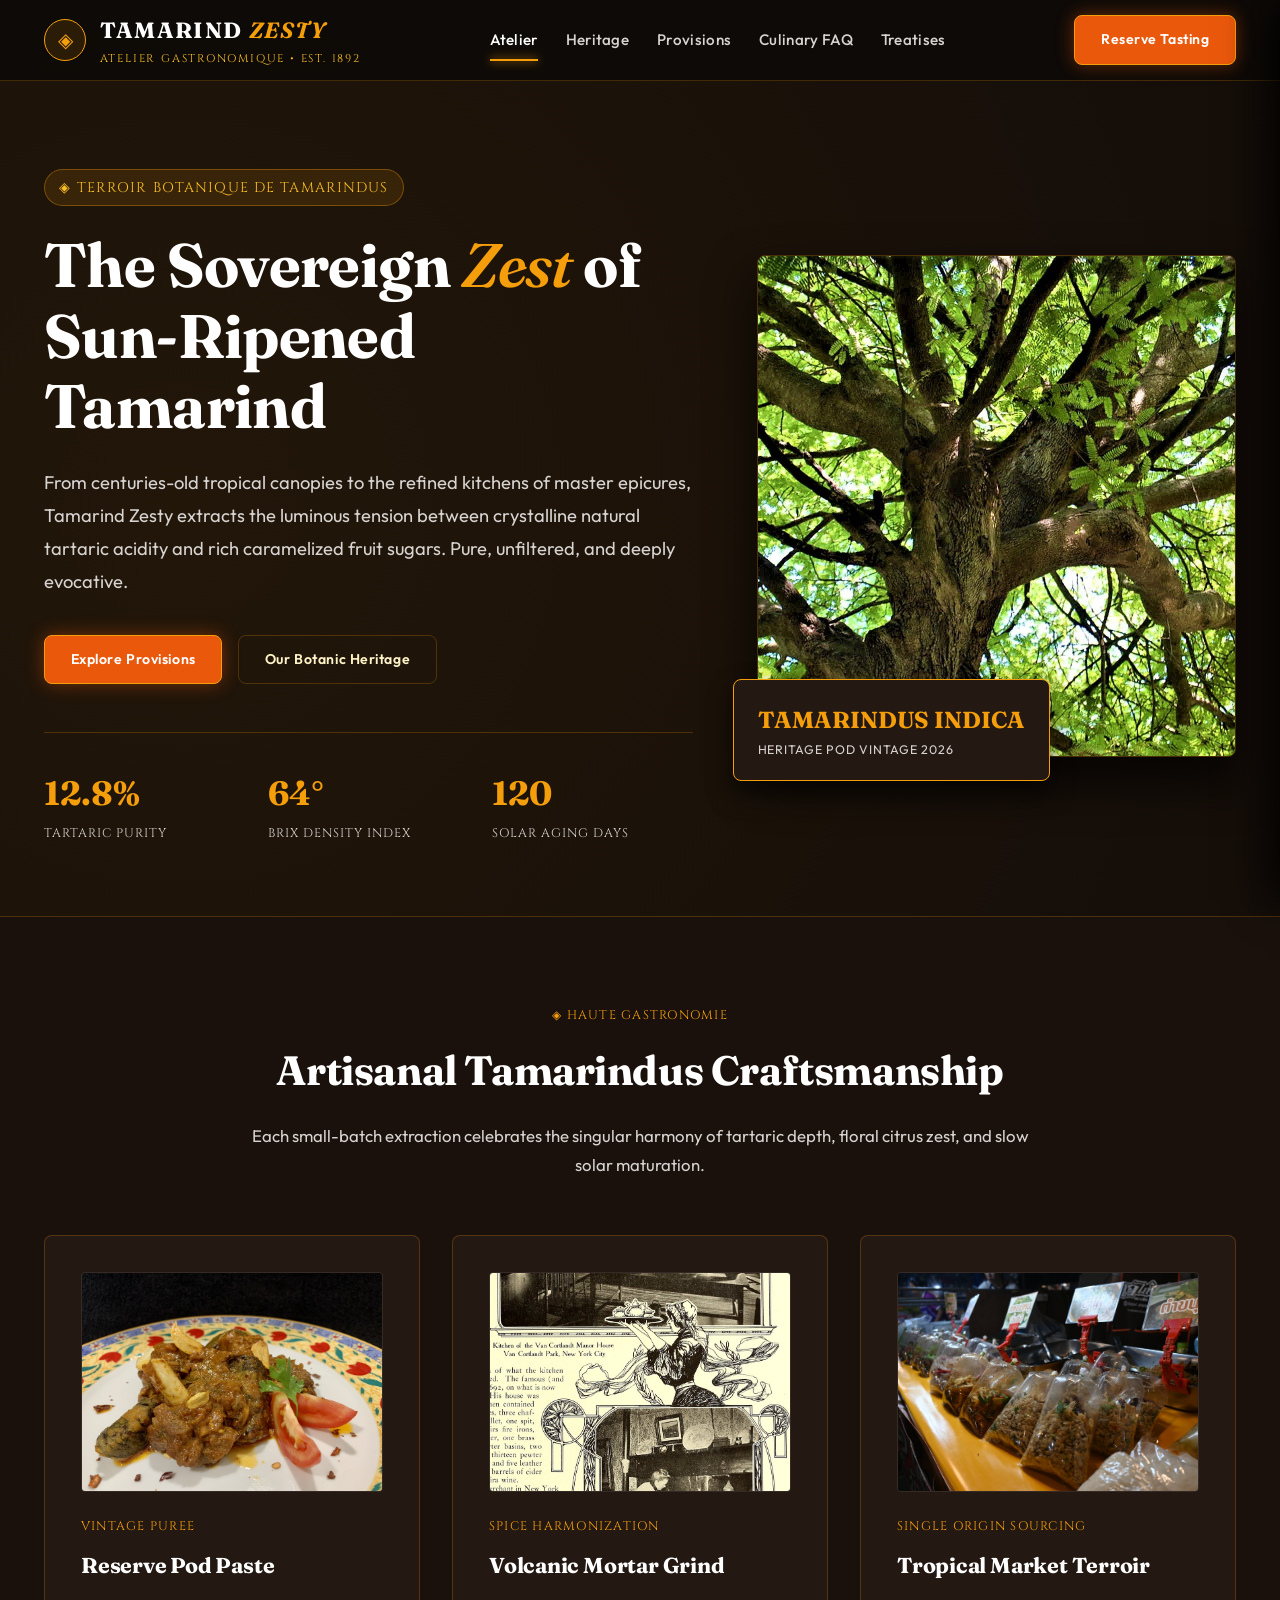
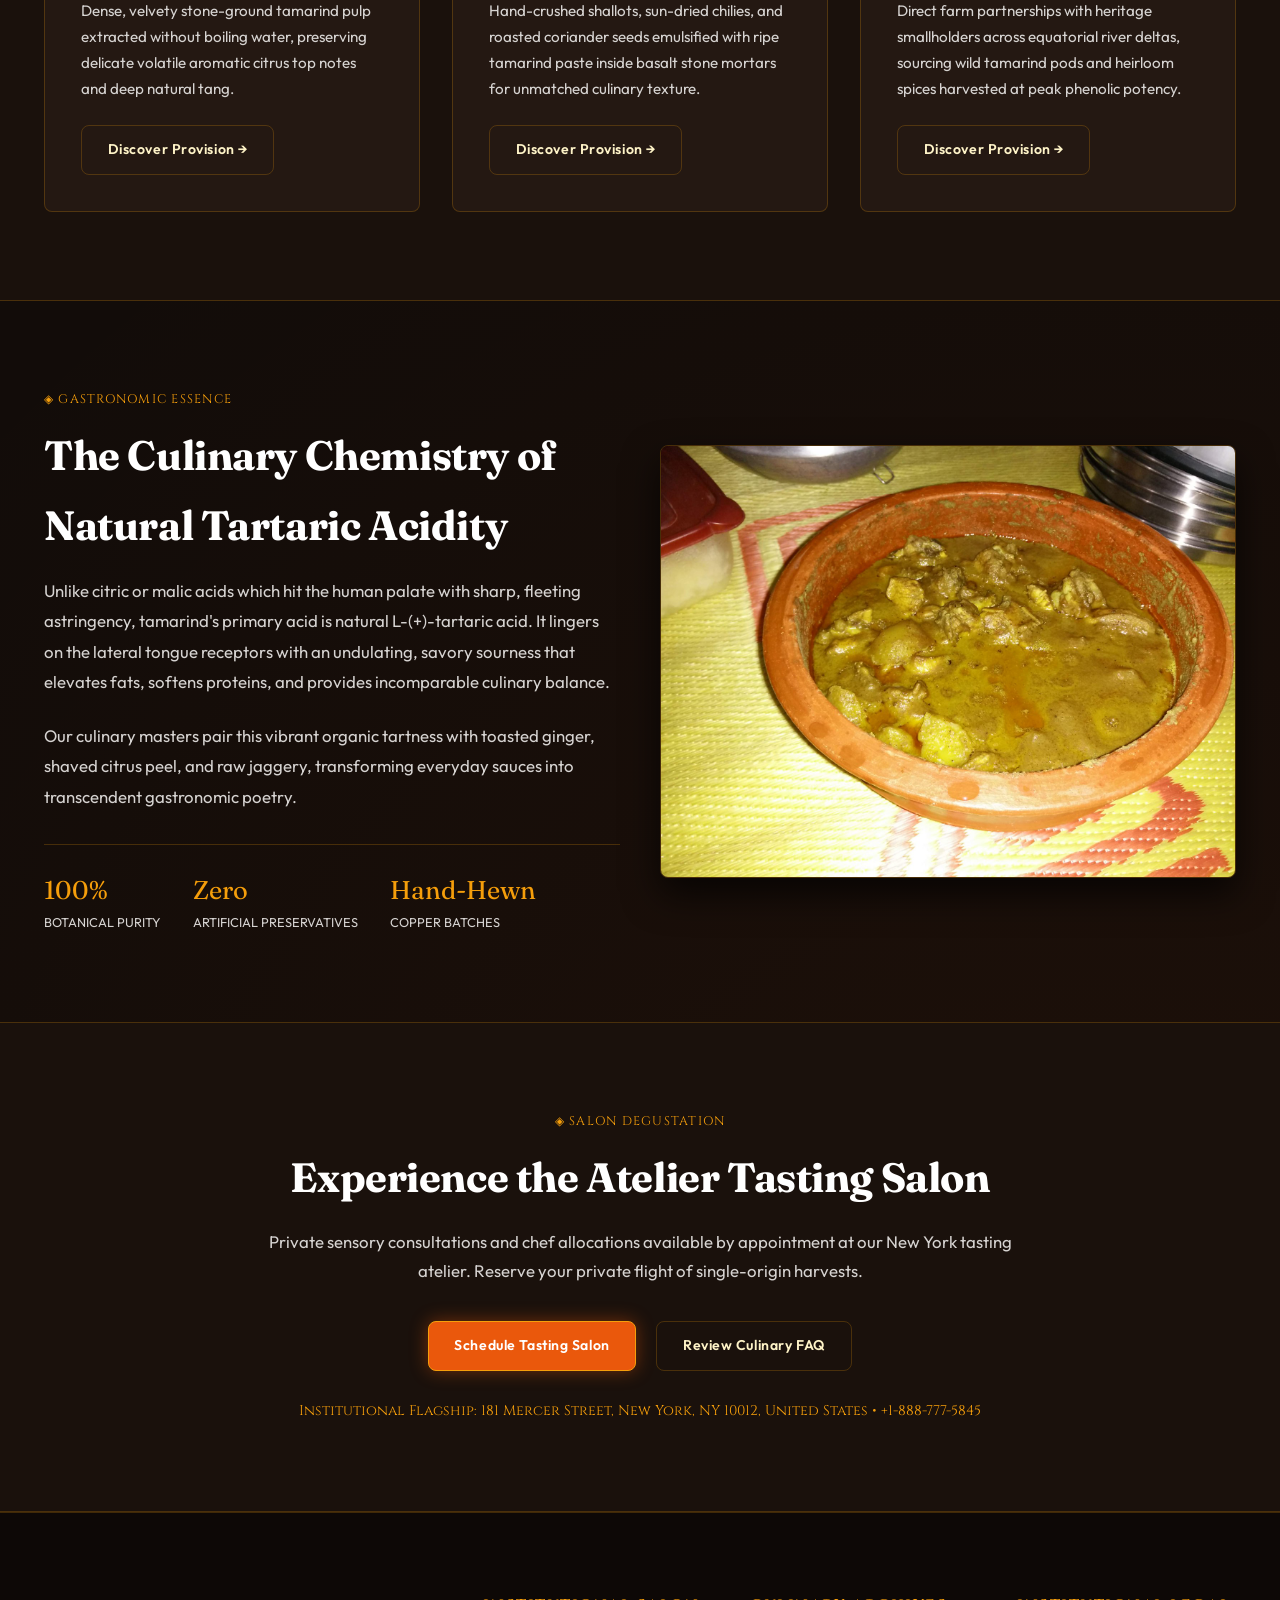
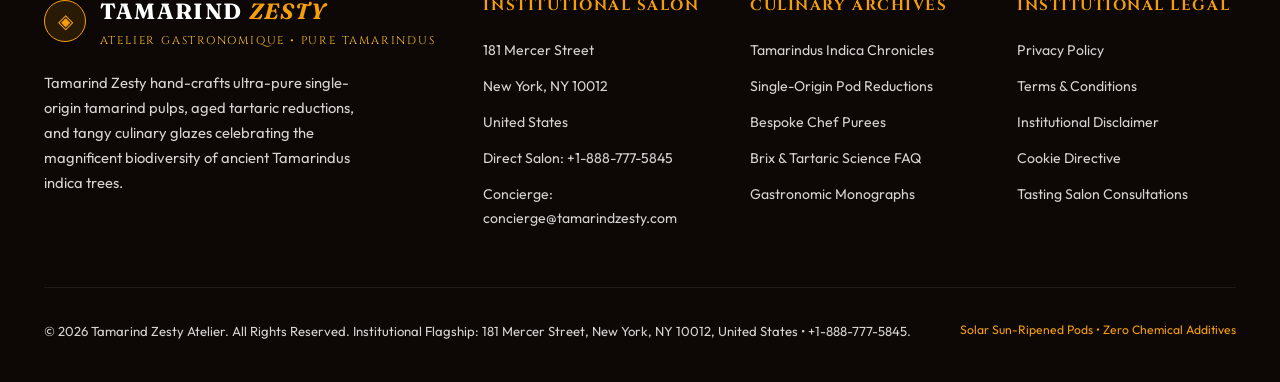
<file: index.html>
<!DOCTYPE html>
<html lang="en">
<head>
    <meta charset="UTF-8">
    <meta name="viewport" content="width=device-width, initial-scale=1.0">
    <title>Tamarind Zesty | Haute Gastronomy &amp; Artisanal Tamarindus Reductions</title>
    <meta name="description" content="Discover Tamarind Zesty, the premier culinary atelier dedicated to artisanal single-origin tamarind pulps, tartaric reductions, and tangy citrus glazes.">
    <link rel="canonical" href="https://tamarindzesty.com/index.html">
    <!-- Google tag (gtag.js) -->
<script async src="https://www.googletagmanager.com/gtag/js?id=G-0LY0HY7L01"></script>
<script>
  window.dataLayer = window.dataLayer || [];
  function gtag(){dataLayer.push(arguments);}
  gtag('js', new Date());
  gtag('config', 'G-0LY0HY7L01');
</script>
    <link rel="preconnect" href="https://fonts.googleapis.com">
    <link rel="preconnect" href="https://fonts.gstatic.com" crossorigin>
    <link href="https://fonts.googleapis.com/css2?family=Cinzel:wght@600;700;800&family=Fraunces:ital,opsz,wght@0,9..144,600;0,9..144,700;0,9..144,800;1,9..144,600&family=Outfit:wght@300;400;500;600;700&display=swap" rel="stylesheet">
    <link rel="stylesheet" href="assets/css/style.css">
</head>
<body>
<header class="site-header">
    <div class="container header-inner">
        <a href="index.html" class="brand-logo">
            <div class="brand-crest">&#9672;</div>
            <div class="brand-text-wrap">
                <div class="brand-name">TAMARIND <span>ZESTY</span></div>
                <div class="brand-sub">Atelier Gastronomique &bull; Est. 1892</div>
            </div>
            <span class="brand-badge">ARTISANAL TAMARINDUS</span>
        </a>
        <nav class="main-nav">
            <a href="index.html" class="nav-link active">Atelier</a>
            <a href="about.html" class="nav-link ">Heritage</a>
            <a href="services.html" class="nav-link ">Provisions</a>
            <a href="faq.html" class="nav-link ">Culinary FAQ</a>
            <a href="blog.html" class="nav-link ">Treatises</a>
        </nav>
        <div class="header-actions">
            <a href="contact.html" class="btn btn-primary">Reserve Tasting</a>
            <button class="drawer-toggle" id="drawer-toggle" aria-label="Toggle Menu">&#9776;</button>
        </div>
    </div>
</header>
<div class="mobile-drawer" id="mobile-drawer">
    <div style="display: flex; justify-content: space-between; align-items: center; padding-bottom: 1.25rem; border-bottom: 1px solid var(--color-border); margin-bottom: 0.5rem;">
        <span style="font-family: var(--font-heading); font-size: 1.2rem; color: #fff; font-weight: 700;">TAMARIND <span style="color: var(--color-zest-gold); font-style: italic;">ZESTY</span></span>
        <button class="drawer-close" id="drawer-close" aria-label="Close Menu" style="background: none; border: none; color: var(--color-text-muted); font-size: 1.8rem; cursor: pointer; line-height: 1; padding: 0 0.25rem;">&times;</button>
    </div>
    <a href="index.html" class="active">Flagship Atelier</a>
    <a href="about.html" class="">Botanic Heritage</a>
    <a href="services.html" class="">Gourmet Provisions</a>
    <a href="faq.html" class="">Culinary FAQ</a>
    <a href="blog.html" class="">Gastronomic Treatises</a>
    <a href="contact.html" class="" style="color: var(--color-zest-gold); font-weight: 600;">Reserve Tasting Flight &rarr;</a>
    <div style="margin-top: auto; padding-top: 1.5rem; border-top: 1px solid var(--color-border);">
        <p style="font-size: 0.82rem; color: var(--color-text-muted); line-height: 1.5; margin: 0;">181 Mercer Street, New York, NY 10012, United States</p>
        <p style="color: var(--color-zest-gold); margin-top: 0.5rem; font-weight: 700; font-size: 0.95rem;">+1-888-777-5845</p>
    </div>
</div>

<main>
    <section class="hero-section">
        <div class="container">
            <div class="hero-grid">
                <div class="hero-content">
                    <div class="hero-tag">&#9672; TERROIR BOTANIQUE DE TAMARINDUS</div>
                    <h1 class="hero-title">The Sovereign <span>Zest</span> of Sun-Ripened Tamarind</h1>
                    <p class="hero-lead">
                        From centuries-old tropical canopies to the refined kitchens of master epicures, Tamarind Zesty extracts the luminous tension between crystalline natural tartaric acidity and rich caramelized fruit sugars. Pure, unfiltered, and deeply evocative.
                    </p>
                    <div style="display: flex; gap: 1rem; flex-wrap: wrap;">
                        <a href="services.html" class="btn btn-primary">Explore Provisions</a>
                        <a href="about.html" class="btn btn-outline">Our Botanic Heritage</a>
                    </div>

                    <div class="hero-stats">
                        <div class="stat-item">
                            <div class="stat-number">12.8%</div>
                            <div class="stat-label">Tartaric Purity</div>
                        </div>
                        <div class="stat-item">
                            <div class="stat-number">64&deg;</div>
                            <div class="stat-label">Brix Density Index</div>
                        </div>
                        <div class="stat-item">
                            <div class="stat-number">120</div>
                            <div class="stat-label">Solar Aging Days</div>
                        </div>
                    </div>
                </div>

                <div class="hero-media">
                    <div class="hero-image-wrap">
                        <img src="assets/images/tamarind-hero-fresh-pods.jpg" alt="Sun-ripened fresh tamarind pods on burlap with natural seeds">
                    </div>
                    <div class="hero-badge-overlay">
                        <div class="badge-val">TAMARINDUS INDICA</div>
                        <div class="badge-sub">Heritage Pod Vintage 2026</div>
                    </div>
                </div>
            </div>
        </div>
    </section>

    <!-- Culinary Highlights -->
    <section class="section section-alt">
        <div class="container">
            <div class="section-header">
                <div class="card-tag">&#9672; HAUTE GASTRONOMIE</div>
                <h2 class="section-title">Artisanal Tamarindus Craftsmanship</h2>
                <p class="section-subtitle">
                    Each small-batch extraction celebrates the singular harmony of tartaric depth, floral citrus zest, and slow solar maturation.
                </p>
            </div>

            <div class="grid-3">
                <div class="card">
                    <div class="card-img-wrap">
                        <img src="assets/images/tamarind-pulp-paste-bowl.jpg" alt="Handcrafted ceramic bowl of artisanal tamarind pulp paste">
                    </div>
                    <div class="card-tag">Vintage Puree</div>
                    <h3 class="card-title">Reserve Pod Paste</h3>
                    <p class="card-text">
                        Dense, velvety stone-ground tamarind pulp extracted without boiling water, preserving delicate volatile aromatic citrus top notes and deep natural tang.
                    </p>
                    <a href="services.html" class="btn btn-outline" style="align-self: flex-start;">Discover Provision &rarr;</a>
                </div>

                <div class="card">
                    <div class="card-img-wrap">
                        <img src="assets/images/tamarind-stone-mortar-pestle-spices.jpg" alt="Volcanic stone mortar grinding aromatics with tamarind">
                    </div>
                    <div class="card-tag">Spice Harmonization</div>
                    <h3 class="card-title">Volcanic Mortar Grind</h3>
                    <p class="card-text">
                        Hand-crushed shallots, sun-dried chilies, and roasted coriander seeds emulsified with ripe tamarind paste inside basalt stone mortars for unmatched culinary texture.
                    </p>
                    <a href="services.html" class="btn btn-outline" style="align-self: flex-start;">Discover Provision &rarr;</a>
                </div>

                <div class="card">
                    <div class="card-img-wrap">
                        <img src="assets/images/tamarind-tropical-market-spice-stall.jpg" alt="Vibrant tropical spice market stall showcasing rare botanicals and aromatics">
                    </div>
                    <div class="card-tag">Single Origin Sourcing</div>
                    <h3 class="card-title">Tropical Market Terroir</h3>
                    <p class="card-text">
                        Direct farm partnerships with heritage smallholders across equatorial river deltas, sourcing wild tamarind pods and heirloom spices harvested at peak phenolic potency.
                    </p>
                    <a href="services.html" class="btn btn-outline" style="align-self: flex-start;">Discover Provision &rarr;</a>
                </div>
            </div>
        </div>
    </section>

    <!-- Master Showcase Grid -->
    <section class="section">
        <div class="container">
            <div class="grid-2" style="align-items: center;">
                <div>
                    <div class="card-tag">&#9672; GASTRONOMIC ESSENCE</div>
                    <h2 class="section-title">The Culinary Chemistry of Natural Tartaric Acidity</h2>
                    <p style="color: var(--color-text-muted); font-size: 1.05rem; line-height: 1.8; margin-bottom: 1.5rem;">
                        Unlike citric or malic acids which hit the human palate with sharp, fleeting astringency, tamarind's primary acid is natural L-(+)-tartaric acid. It lingers on the lateral tongue receptors with an undulating, savory sourness that elevates fats, softens proteins, and provides incomparable culinary balance.
                    </p>
                    <p style="color: var(--color-text-muted); font-size: 1.05rem; line-height: 1.8; margin-bottom: 2rem;">
                        Our culinary masters pair this vibrant organic tartness with toasted ginger, shaved citrus peel, and raw jaggery, transforming everyday sauces into transcendent gastronomic poetry.
                    </p>
                    <div style="display: flex; gap: 2rem; border-top: 1px solid var(--color-border); padding-top: 1.5rem;">
                        <div>
                            <div style="font-family: var(--font-heading); font-size: 1.6rem; color: var(--color-zest-gold);">100%</div>
                            <div style="font-size: 0.8rem; color: var(--color-text-muted); text-transform: uppercase;">Botanical Purity</div>
                        </div>
                        <div>
                            <div style="font-family: var(--font-heading); font-size: 1.6rem; color: var(--color-zest-gold);">Zero</div>
                            <div style="font-size: 0.8rem; color: var(--color-text-muted); text-transform: uppercase;">Artificial Preservatives</div>
                        </div>
                        <div>
                            <div style="font-family: var(--font-heading); font-size: 1.6rem; color: var(--color-zest-gold);">Hand-Hewn</div>
                            <div style="font-size: 0.8rem; color: var(--color-text-muted); text-transform: uppercase;">Copper Batches</div>
                        </div>
                    </div>
                </div>

                <div style="position: relative;">
                    <div style="border-radius: var(--radius); overflow: hidden; border: 1px solid var(--color-border); box-shadow: 0 16px 36px rgba(0, 0, 0, 0.7);">
                        <img src="assets/images/tamarind-clay-pot-cooking-curry.jpg" alt="Traditional clay pot simmering fragrant tamarind curry stew">
                    </div>
                </div>
            </div>
        </div>
    </section>

    <!-- Tasting Invitation Banner -->
    <section class="section section-alt" style="text-align: center;">
        <div class="container" style="max-width: 820px;">
            <div class="card-tag">&#9672; SALON DEGUSTATION</div>
            <h2 class="section-title">Experience the Atelier Tasting Salon</h2>
            <p class="section-subtitle" style="margin-bottom: 2.25rem;">
                Private sensory consultations and chef allocations available by appointment at our New York tasting atelier. Reserve your private flight of single-origin harvests.
            </p>
            <div style="display: flex; justify-content: center; gap: 1.25rem; flex-wrap: wrap;">
                <a href="contact.html" class="btn btn-primary">Schedule Tasting Salon</a>
                <a href="faq.html" class="btn btn-outline">Review Culinary FAQ</a>
            </div>
            <div style="margin-top: 1.75rem; font-family: var(--font-sub); font-size: 0.88rem; color: var(--color-zest-gold);">
                Institutional Flagship: 181 Mercer Street, New York, NY 10012, United States &bull; +1-888-777-5845
            </div>
        </div>
    </section>
</main>
<footer class="site-footer">
    <div class="container">
        <div class="footer-grid">
            <div class="footer-col">
                <div class="brand-logo" style="margin-bottom: 1.25rem;">
                    <div class="brand-crest">&#9672;</div>
                    <div class="brand-text-wrap">
                        <div class="brand-name">TAMARIND <span>ZESTY</span></div>
                        <div class="brand-sub">Atelier Gastronomique &bull; Pure Tamarindus</div>
                    </div>
                </div>
                <p class="footer-desc">
                    Tamarind Zesty hand-crafts ultra-pure single-origin tamarind pulps, aged tartaric reductions, and tangy culinary glazes celebrating the magnificent biodiversity of ancient Tamarindus indica trees.
                </p>
            </div>
            <div class="footer-col">
                <h4 class="footer-title">Institutional Salon</h4>
                <ul class="footer-links">
                    <li>181 Mercer Street</li>
                    <li>New York, NY 10012</li>
                    <li>United States</li>
                    <li>Direct Salon: +1-888-777-5845</li>
                    <li>Concierge: concierge@tamarindzesty.com</li>
                </ul>
            </div>
            <div class="footer-col">
                <h4 class="footer-title">Culinary Archives</h4>
                <ul class="footer-links">
                    <li><a href="about.html">Tamarindus Indica Chronicles</a></li>
                    <li><a href="services.html">Single-Origin Pod Reductions</a></li>
                    <li><a href="services.html">Bespoke Chef Purees</a></li>
                    <li><a href="faq.html">Brix &amp; Tartaric Science FAQ</a></li>
                    <li><a href="blog.html">Gastronomic Monographs</a></li>
                </ul>
            </div>
            <div class="footer-col">
                <h4 class="footer-title">Institutional Legal</h4>
                <ul class="footer-links">
                    <li><a href="privacy-policy.html">Privacy Policy</a></li>
                    <li><a href="terms-and-conditions.html">Terms &amp; Conditions</a></li>
                    <li><a href="disclaimer.html">Institutional Disclaimer</a></li>
                    <li><a href="cookie-policy.html">Cookie Directive</a></li>
                    <li><a href="contact.html">Tasting Salon Consultations</a></li>
                </ul>
            </div>
        </div>
        <div class="footer-bottom">
            <div>&copy; 2026 Tamarind Zesty Atelier. All Rights Reserved. Institutional Flagship: 181 Mercer Street, New York, NY 10012, United States &bull; +1-888-777-5845.</div>
            <div style="font-size: 0.76rem; color: var(--color-zest-gold);">Solar Sun-Ripened Pods &bull; Zero Chemical Additives</div>
        </div>
    </div>
</footer>
<script src="assets/js/main.js"></script>
</file>
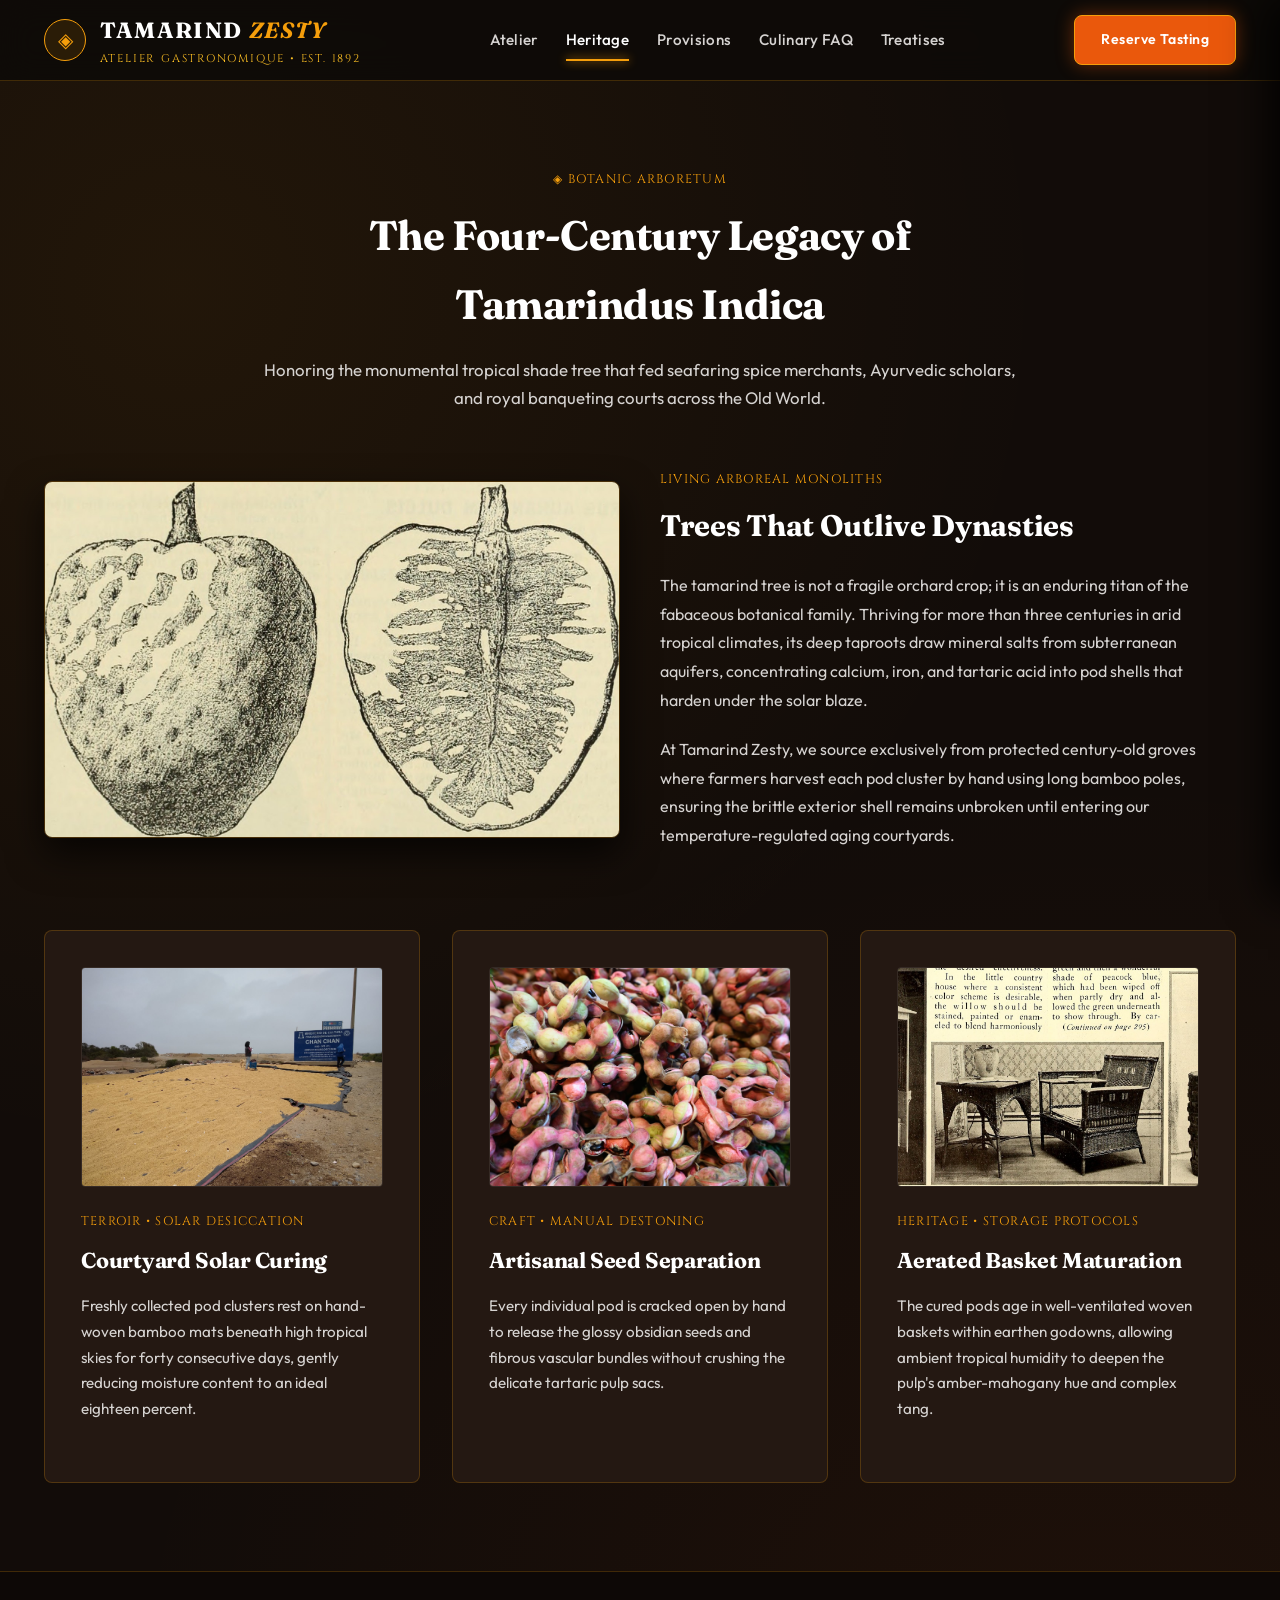
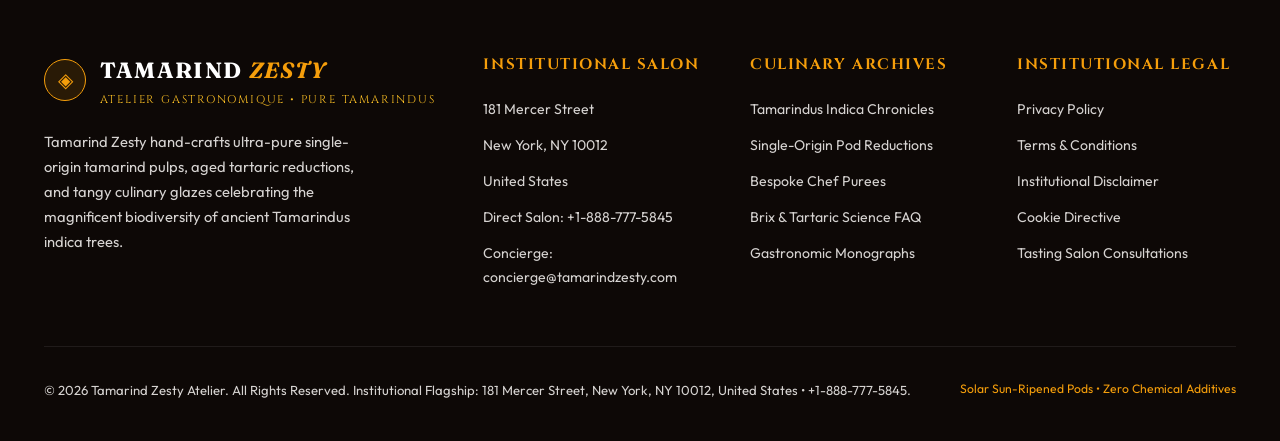
<file: about.html>
<!DOCTYPE html>
<html lang="en">
<head>
    <meta charset="UTF-8">
    <meta name="viewport" content="width=device-width, initial-scale=1.0">
    <title>Botanic Heritage &amp; Philosophy | Tamarind Zesty Atelier</title>
    <meta name="description" content="Discover the centuries-old history of Tamarindus indica cultivation, traditional clay cooking vessels, and the culinary philosophy of Tamarind Zesty.">
    <link rel="canonical" href="https://tamarindzesty.com/about.html">
    <!-- Google tag (gtag.js) -->
<script async src="https://www.googletagmanager.com/gtag/js?id=G-0LY0HY7L01"></script>
<script>
  window.dataLayer = window.dataLayer || [];
  function gtag(){dataLayer.push(arguments);}
  gtag('js', new Date());
  gtag('config', 'G-0LY0HY7L01');
</script>
    <link rel="preconnect" href="https://fonts.googleapis.com">
    <link rel="preconnect" href="https://fonts.gstatic.com" crossorigin>
    <link href="https://fonts.googleapis.com/css2?family=Cinzel:wght@600;700;800&family=Fraunces:ital,opsz,wght@0,9..144,600;0,9..144,700;0,9..144,800;1,9..144,600&family=Outfit:wght@300;400;500;600;700&display=swap" rel="stylesheet">
    <link rel="stylesheet" href="assets/css/style.css">
</head>
<body>
<header class="site-header">
    <div class="container header-inner">
        <a href="index.html" class="brand-logo">
            <div class="brand-crest">&#9672;</div>
            <div class="brand-text-wrap">
                <div class="brand-name">TAMARIND <span>ZESTY</span></div>
                <div class="brand-sub">Atelier Gastronomique &bull; Est. 1892</div>
            </div>
            <span class="brand-badge">ARTISANAL TAMARINDUS</span>
        </a>
        <nav class="main-nav">
            <a href="index.html" class="nav-link ">Atelier</a>
            <a href="about.html" class="nav-link active">Heritage</a>
            <a href="services.html" class="nav-link ">Provisions</a>
            <a href="faq.html" class="nav-link ">Culinary FAQ</a>
            <a href="blog.html" class="nav-link ">Treatises</a>
        </nav>
        <div class="header-actions">
            <a href="contact.html" class="btn btn-primary">Reserve Tasting</a>
            <button class="drawer-toggle" id="drawer-toggle" aria-label="Toggle Menu">&#9776;</button>
        </div>
    </div>
</header>
<div class="mobile-drawer" id="mobile-drawer">
    <div style="display: flex; justify-content: space-between; align-items: center; padding-bottom: 1.25rem; border-bottom: 1px solid var(--color-border); margin-bottom: 0.5rem;">
        <span style="font-family: var(--font-heading); font-size: 1.2rem; color: #fff; font-weight: 700;">TAMARIND <span style="color: var(--color-zest-gold); font-style: italic;">ZESTY</span></span>
        <button class="drawer-close" id="drawer-close" aria-label="Close Menu" style="background: none; border: none; color: var(--color-text-muted); font-size: 1.8rem; cursor: pointer; line-height: 1; padding: 0 0.25rem;">&times;</button>
    </div>
    <a href="index.html" class="">Flagship Atelier</a>
    <a href="about.html" class="active">Botanic Heritage</a>
    <a href="services.html" class="">Gourmet Provisions</a>
    <a href="faq.html" class="">Culinary FAQ</a>
    <a href="blog.html" class="">Gastronomic Treatises</a>
    <a href="contact.html" class="" style="color: var(--color-zest-gold); font-weight: 600;">Reserve Tasting Flight &rarr;</a>
    <div style="margin-top: auto; padding-top: 1.5rem; border-top: 1px solid var(--color-border);">
        <p style="font-size: 0.82rem; color: var(--color-text-muted); line-height: 1.5; margin: 0;">181 Mercer Street, New York, NY 10012, United States</p>
        <p style="color: var(--color-zest-gold); margin-top: 0.5rem; font-weight: 700; font-size: 0.95rem;">+1-888-777-5845</p>
    </div>
</div>

<main>
    <section class="section">
        <div class="container">
            <div class="section-header">
                <div class="card-tag">&#9672; BOTANIC ARBORETUM</div>
                <h1 class="section-title">The Four-Century Legacy of Tamarindus Indica</h1>
                <p class="section-subtitle">
                    Honoring the monumental tropical shade tree that fed seafaring spice merchants, Ayurvedic scholars, and royal banqueting courts across the Old World.
                </p>
            </div>

            <div class="grid-2" style="align-items: center; margin-bottom: 5rem;">
                <div style="border-radius: var(--radius); overflow: hidden; border: 1px solid var(--color-border); box-shadow: 0 16px 36px rgba(0, 0, 0, 0.7);">
                    <img src="assets/images/tamarind-tree-botanical-foliage.jpg" alt="Lush foliage of an ancient Tamarindus indica tree canopy in sunlight">
                </div>
                <div>
                    <div class="card-tag">Living Arboreal Monoliths</div>
                    <h2 style="font-size: 1.85rem; margin-bottom: 1.25rem;">Trees That Outlive Dynasties</h2>
                    <p style="color: var(--color-text-muted); line-height: 1.8; margin-bottom: 1.25rem;">
                        The tamarind tree is not a fragile orchard crop; it is an enduring titan of the fabaceous botanical family. Thriving for more than three centuries in arid tropical climates, its deep taproots draw mineral salts from subterranean aquifers, concentrating calcium, iron, and tartaric acid into pod shells that harden under the solar blaze.
                    </p>
                    <p style="color: var(--color-text-muted); line-height: 1.8;">
                        At Tamarind Zesty, we source exclusively from protected century-old groves where farmers harvest each pod cluster by hand using long bamboo poles, ensuring the brittle exterior shell remains unbroken until entering our temperature-regulated aging courtyards.
                    </p>
                </div>
            </div>

            <div class="grid-3">
                <div class="card">
                    <div class="card-img-wrap">
                        <img src="assets/images/tamarind-sun-drying-courtyard.jpg" alt="Tamarind pods sun-drying on traditional bamboo mats">
                    </div>
                    <div class="card-tag">Terroir &bull; Solar Desiccation</div>
                    <h3 class="card-title">Courtyard Solar Curing</h3>
                    <p class="card-text">
                        Freshly collected pod clusters rest on hand-woven bamboo mats beneath high tropical skies for forty consecutive days, gently reducing moisture content to an ideal eighteen percent.
                    </p>
                </div>

                <div class="card">
                    <div class="card-img-wrap">
                        <img src="assets/images/tamarind-seed-shiny-botanical.jpg" alt="Polished black tamarind seeds displaying botanical symmetry">
                    </div>
                    <div class="card-tag">Craft &bull; Manual Destoning</div>
                    <h3 class="card-title">Artisanal Seed Separation</h3>
                    <p class="card-text">
                        Every individual pod is cracked open by hand to release the glossy obsidian seeds and fibrous vascular bundles without crushing the delicate tartaric pulp sacs.
                    </p>
                </div>

                <div class="card">
                    <div class="card-img-wrap">
                        <img src="assets/images/tamarind-traditional-bamboo-basket.jpg" alt="Artisan woven bamboo basket filled with cured tamarind pods">
                    </div>
                    <div class="card-tag">Heritage &bull; Storage Protocols</div>
                    <h3 class="card-title">Aerated Basket Maturation</h3>
                    <p class="card-text">
                        The cured pods age in well-ventilated woven baskets within earthen godowns, allowing ambient tropical humidity to deepen the pulp's amber-mahogany hue and complex tang.
                    </p>
                </div>
            </div>
        </div>
    </section>
</main>
<footer class="site-footer">
    <div class="container">
        <div class="footer-grid">
            <div class="footer-col">
                <div class="brand-logo" style="margin-bottom: 1.25rem;">
                    <div class="brand-crest">&#9672;</div>
                    <div class="brand-text-wrap">
                        <div class="brand-name">TAMARIND <span>ZESTY</span></div>
                        <div class="brand-sub">Atelier Gastronomique &bull; Pure Tamarindus</div>
                    </div>
                </div>
                <p class="footer-desc">
                    Tamarind Zesty hand-crafts ultra-pure single-origin tamarind pulps, aged tartaric reductions, and tangy culinary glazes celebrating the magnificent biodiversity of ancient Tamarindus indica trees.
                </p>
            </div>
            <div class="footer-col">
                <h4 class="footer-title">Institutional Salon</h4>
                <ul class="footer-links">
                    <li>181 Mercer Street</li>
                    <li>New York, NY 10012</li>
                    <li>United States</li>
                    <li>Direct Salon: +1-888-777-5845</li>
                    <li>Concierge: concierge@tamarindzesty.com</li>
                </ul>
            </div>
            <div class="footer-col">
                <h4 class="footer-title">Culinary Archives</h4>
                <ul class="footer-links">
                    <li><a href="about.html">Tamarindus Indica Chronicles</a></li>
                    <li><a href="services.html">Single-Origin Pod Reductions</a></li>
                    <li><a href="services.html">Bespoke Chef Purees</a></li>
                    <li><a href="faq.html">Brix &amp; Tartaric Science FAQ</a></li>
                    <li><a href="blog.html">Gastronomic Monographs</a></li>
                </ul>
            </div>
            <div class="footer-col">
                <h4 class="footer-title">Institutional Legal</h4>
                <ul class="footer-links">
                    <li><a href="privacy-policy.html">Privacy Policy</a></li>
                    <li><a href="terms-and-conditions.html">Terms &amp; Conditions</a></li>
                    <li><a href="disclaimer.html">Institutional Disclaimer</a></li>
                    <li><a href="cookie-policy.html">Cookie Directive</a></li>
                    <li><a href="contact.html">Tasting Salon Consultations</a></li>
                </ul>
            </div>
        </div>
        <div class="footer-bottom">
            <div>&copy; 2026 Tamarind Zesty Atelier. All Rights Reserved. Institutional Flagship: 181 Mercer Street, New York, NY 10012, United States &bull; +1-888-777-5845.</div>
            <div style="font-size: 0.76rem; color: var(--color-zest-gold);">Solar Sun-Ripened Pods &bull; Zero Chemical Additives</div>
        </div>
    </div>
</footer>
<script src="assets/js/main.js"></script>
</file>
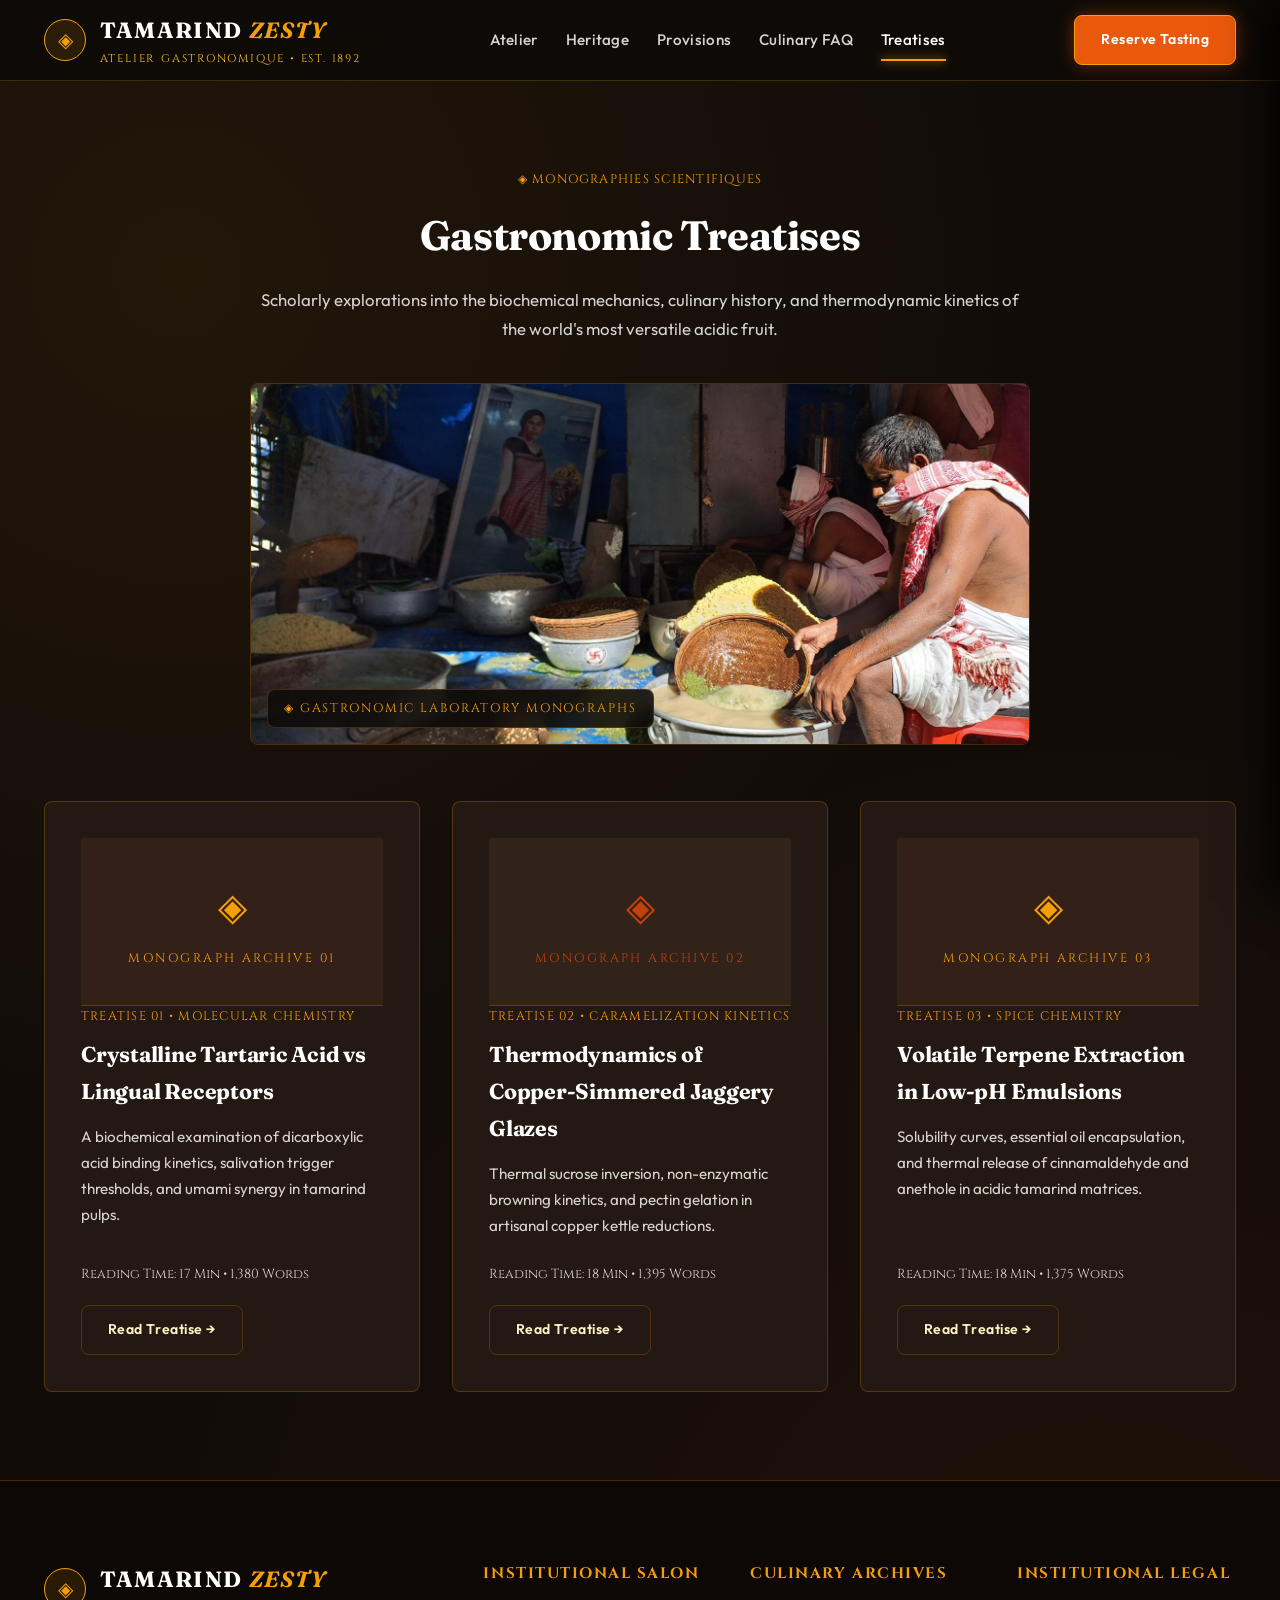
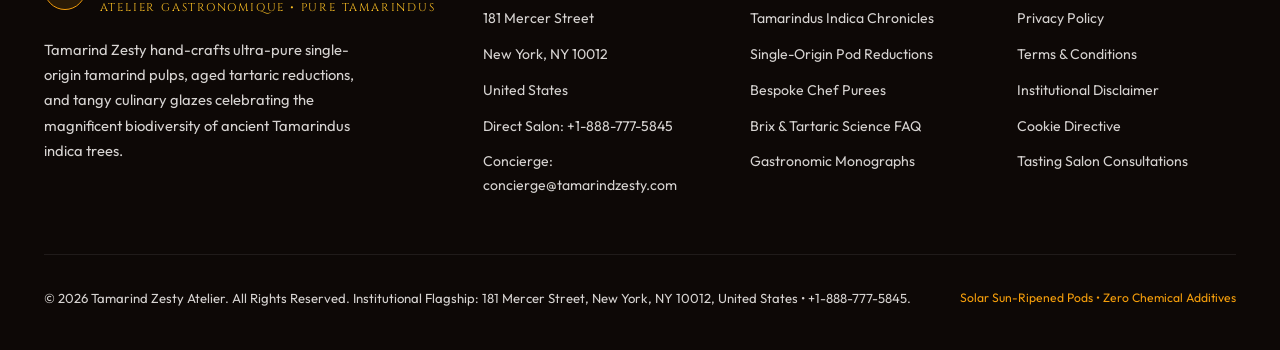
<file: blog.html>
<!DOCTYPE html>
<html lang="en">
<head>
    <meta charset="UTF-8">
    <meta name="viewport" content="width=device-width, initial-scale=1.0">
    <title>Gastronomic Treatises &amp; Botanical Monographs | Tamarind Zesty</title>
    <meta name="description" content="Read peer-reviewed culinary monographs exploring tartaric acid chemistry, copper saucier thermodynamics, and centuries of tamarind pod gastronomy.">
    <link rel="canonical" href="https://tamarindzesty.com/blog.html">
    <!-- Google tag (gtag.js) -->
<script async src="https://www.googletagmanager.com/gtag/js?id=G-0LY0HY7L01"></script>
<script>
  window.dataLayer = window.dataLayer || [];
  function gtag(){dataLayer.push(arguments);}
  gtag('js', new Date());
  gtag('config', 'G-0LY0HY7L01');
</script>
    <link rel="preconnect" href="https://fonts.googleapis.com">
    <link rel="preconnect" href="https://fonts.gstatic.com" crossorigin>
    <link href="https://fonts.googleapis.com/css2?family=Cinzel:wght@600;700;800&family=Fraunces:ital,opsz,wght@0,9..144,600;0,9..144,700;0,9..144,800;1,9..144,600&family=Outfit:wght@300;400;500;600;700&display=swap" rel="stylesheet">
    <link rel="stylesheet" href="assets/css/style.css">
</head>
<body>
<header class="site-header">
    <div class="container header-inner">
        <a href="index.html" class="brand-logo">
            <div class="brand-crest">&#9672;</div>
            <div class="brand-text-wrap">
                <div class="brand-name">TAMARIND <span>ZESTY</span></div>
                <div class="brand-sub">Atelier Gastronomique &bull; Est. 1892</div>
            </div>
            <span class="brand-badge">ARTISANAL TAMARINDUS</span>
        </a>
        <nav class="main-nav">
            <a href="index.html" class="nav-link ">Atelier</a>
            <a href="about.html" class="nav-link ">Heritage</a>
            <a href="services.html" class="nav-link ">Provisions</a>
            <a href="faq.html" class="nav-link ">Culinary FAQ</a>
            <a href="blog.html" class="nav-link active">Treatises</a>
        </nav>
        <div class="header-actions">
            <a href="contact.html" class="btn btn-primary">Reserve Tasting</a>
            <button class="drawer-toggle" id="drawer-toggle" aria-label="Toggle Menu">&#9776;</button>
        </div>
    </div>
</header>
<div class="mobile-drawer" id="mobile-drawer">
    <div style="display: flex; justify-content: space-between; align-items: center; padding-bottom: 1.25rem; border-bottom: 1px solid var(--color-border); margin-bottom: 0.5rem;">
        <span style="font-family: var(--font-heading); font-size: 1.2rem; color: #fff; font-weight: 700;">TAMARIND <span style="color: var(--color-zest-gold); font-style: italic;">ZESTY</span></span>
        <button class="drawer-close" id="drawer-close" aria-label="Close Menu" style="background: none; border: none; color: var(--color-text-muted); font-size: 1.8rem; cursor: pointer; line-height: 1; padding: 0 0.25rem;">&times;</button>
    </div>
    <a href="index.html" class="">Flagship Atelier</a>
    <a href="about.html" class="">Botanic Heritage</a>
    <a href="services.html" class="">Gourmet Provisions</a>
    <a href="faq.html" class="">Culinary FAQ</a>
    <a href="blog.html" class="active">Gastronomic Treatises</a>
    <a href="contact.html" class="" style="color: var(--color-zest-gold); font-weight: 600;">Reserve Tasting Flight &rarr;</a>
    <div style="margin-top: auto; padding-top: 1.5rem; border-top: 1px solid var(--color-border);">
        <p style="font-size: 0.82rem; color: var(--color-text-muted); line-height: 1.5; margin: 0;">181 Mercer Street, New York, NY 10012, United States</p>
        <p style="color: var(--color-zest-gold); margin-top: 0.5rem; font-weight: 700; font-size: 0.95rem;">+1-888-777-5845</p>
    </div>
</div>

<main>
    <section class="section">
        <div class="container">
            <div class="section-header">
                <div class="card-tag">&#9672; MONOGRAPHIES SCIENTIFIQUES</div>
                <h1 class="section-title">Gastronomic Treatises</h1>
                <p class="section-subtitle" style="margin-bottom: 2.5rem;">
                    Scholarly explorations into the biochemical mechanics, culinary history, and thermodynamic kinetics of the world's most versatile acidic fruit.
                </p>
                <div style="max-width: 880px; margin: 0 auto; border-radius: var(--radius); overflow: hidden; border: 1px solid var(--color-border); position: relative;">
                    <img src="assets/images/tamarind-palm-sugar-jaggery-block.jpg" alt="Unrefined raw palm sugar jaggery blocks with whole spices" style="width: 100%; height: 360px; object-fit: cover;">
                    <div style="position: absolute; bottom: 1rem; left: 1rem; background: rgba(14, 11, 8, 0.88); backdrop-filter: blur(8px); padding: 0.5rem 1rem; border-radius: var(--radius); border: 1px solid var(--color-border); font-family: var(--font-sub); font-size: 0.78rem; letter-spacing: 0.15em; color: var(--color-zest-gold); text-transform: uppercase;">
                        &#9672; GASTRONOMIC LABORATORY MONOGRAPHS
                    </div>
                </div>
            </div>

            <div class="grid-3">
                <div class="card">
                    <div style="background: rgba(224, 122, 95, 0.08); border-bottom: 1px solid var(--color-border); padding: 2.25rem 1.5rem; text-align: center;">
                        <span style="font-size: 2.4rem; color: var(--color-zest-gold);">&#9672;</span>
                        <div style="font-family: var(--font-sub); font-size: 0.78rem; letter-spacing: 0.2em; color: var(--color-zest-gold); text-transform: uppercase; margin-top: 0.5rem;">MONOGRAPH ARCHIVE 01</div>
                    </div>
                    <div class="card-tag">Treatise 01 &bull; Molecular Chemistry</div>
                    <h3 class="card-title">Crystalline Tartaric Acid vs Lingual Receptors</h3>
                    <p class="card-text">
                        A biochemical examination of dicarboxylic acid binding kinetics, salivation trigger thresholds, and umami synergy in tamarind pulps.
                    </p>
                    <div style="font-family: var(--font-sub); font-size: 0.82rem; color: var(--color-text-muted); margin-bottom: 1.25rem;">
                        Reading Time: 17 Min &bull; 1,380 Words
                    </div>
                    <a href="blog/blog-1.html" class="btn btn-outline" style="align-self: flex-start;">Read Treatise &rarr;</a>
                </div>

                <div class="card">
                    <div style="background: rgba(212, 163, 115, 0.08); border-bottom: 1px solid var(--color-border); padding: 2.25rem 1.5rem; text-align: center;">
                        <span style="font-size: 2.4rem; color: var(--color-terracotta);">&#9672;</span>
                        <div style="font-family: var(--font-sub); font-size: 0.78rem; letter-spacing: 0.2em; color: var(--color-terracotta); text-transform: uppercase; margin-top: 0.5rem;">MONOGRAPH ARCHIVE 02</div>
                    </div>
                    <div class="card-tag">Treatise 02 &bull; Caramelization Kinetics</div>
                    <h3 class="card-title">Thermodynamics of Copper-Simmered Jaggery Glazes</h3>
                    <p class="card-text">
                        Thermal sucrose inversion, non-enzymatic browning kinetics, and pectin gelation in artisanal copper kettle reductions.
                    </p>
                    <div style="font-family: var(--font-sub); font-size: 0.82rem; color: var(--color-text-muted); margin-bottom: 1.25rem;">
                        Reading Time: 18 Min &bull; 1,395 Words
                    </div>
                    <a href="blog/blog-2.html" class="btn btn-outline" style="align-self: flex-start;">Read Treatise &rarr;</a>
                </div>

                <div class="card">
                    <div style="background: rgba(224, 122, 95, 0.08); border-bottom: 1px solid var(--color-border); padding: 2.25rem 1.5rem; text-align: center;">
                        <span style="font-size: 2.4rem; color: var(--color-zest-gold);">&#9672;</span>
                        <div style="font-family: var(--font-sub); font-size: 0.78rem; letter-spacing: 0.2em; color: var(--color-zest-gold); text-transform: uppercase; margin-top: 0.5rem;">MONOGRAPH ARCHIVE 03</div>
                    </div>
                    <div class="card-tag">Treatise 03 &bull; Spice Chemistry</div>
                    <h3 class="card-title">Volatile Terpene Extraction in Low-pH Emulsions</h3>
                    <p class="card-text">
                        Solubility curves, essential oil encapsulation, and thermal release of cinnamaldehyde and anethole in acidic tamarind matrices.
                    </p>
                    <div style="font-family: var(--font-sub); font-size: 0.82rem; color: var(--color-text-muted); margin-bottom: 1.25rem;">
                        Reading Time: 18 Min &bull; 1,375 Words
                    </div>
                    <a href="blog/blog-3.html" class="btn btn-outline" style="align-self: flex-start;">Read Treatise &rarr;</a>
                </div>
            </div>
        </div>
    </section>
</main>
<footer class="site-footer">
    <div class="container">
        <div class="footer-grid">
            <div class="footer-col">
                <div class="brand-logo" style="margin-bottom: 1.25rem;">
                    <div class="brand-crest">&#9672;</div>
                    <div class="brand-text-wrap">
                        <div class="brand-name">TAMARIND <span>ZESTY</span></div>
                        <div class="brand-sub">Atelier Gastronomique &bull; Pure Tamarindus</div>
                    </div>
                </div>
                <p class="footer-desc">
                    Tamarind Zesty hand-crafts ultra-pure single-origin tamarind pulps, aged tartaric reductions, and tangy culinary glazes celebrating the magnificent biodiversity of ancient Tamarindus indica trees.
                </p>
            </div>
            <div class="footer-col">
                <h4 class="footer-title">Institutional Salon</h4>
                <ul class="footer-links">
                    <li>181 Mercer Street</li>
                    <li>New York, NY 10012</li>
                    <li>United States</li>
                    <li>Direct Salon: +1-888-777-5845</li>
                    <li>Concierge: concierge@tamarindzesty.com</li>
                </ul>
            </div>
            <div class="footer-col">
                <h4 class="footer-title">Culinary Archives</h4>
                <ul class="footer-links">
                    <li><a href="about.html">Tamarindus Indica Chronicles</a></li>
                    <li><a href="services.html">Single-Origin Pod Reductions</a></li>
                    <li><a href="services.html">Bespoke Chef Purees</a></li>
                    <li><a href="faq.html">Brix &amp; Tartaric Science FAQ</a></li>
                    <li><a href="blog.html">Gastronomic Monographs</a></li>
                </ul>
            </div>
            <div class="footer-col">
                <h4 class="footer-title">Institutional Legal</h4>
                <ul class="footer-links">
                    <li><a href="privacy-policy.html">Privacy Policy</a></li>
                    <li><a href="terms-and-conditions.html">Terms &amp; Conditions</a></li>
                    <li><a href="disclaimer.html">Institutional Disclaimer</a></li>
                    <li><a href="cookie-policy.html">Cookie Directive</a></li>
                    <li><a href="contact.html">Tasting Salon Consultations</a></li>
                </ul>
            </div>
        </div>
        <div class="footer-bottom">
            <div>&copy; 2026 Tamarind Zesty Atelier. All Rights Reserved. Institutional Flagship: 181 Mercer Street, New York, NY 10012, United States &bull; +1-888-777-5845.</div>
            <div style="font-size: 0.76rem; color: var(--color-zest-gold);">Solar Sun-Ripened Pods &bull; Zero Chemical Additives</div>
        </div>
    </div>
</footer>
<script src="assets/js/main.js"></script>
</file>
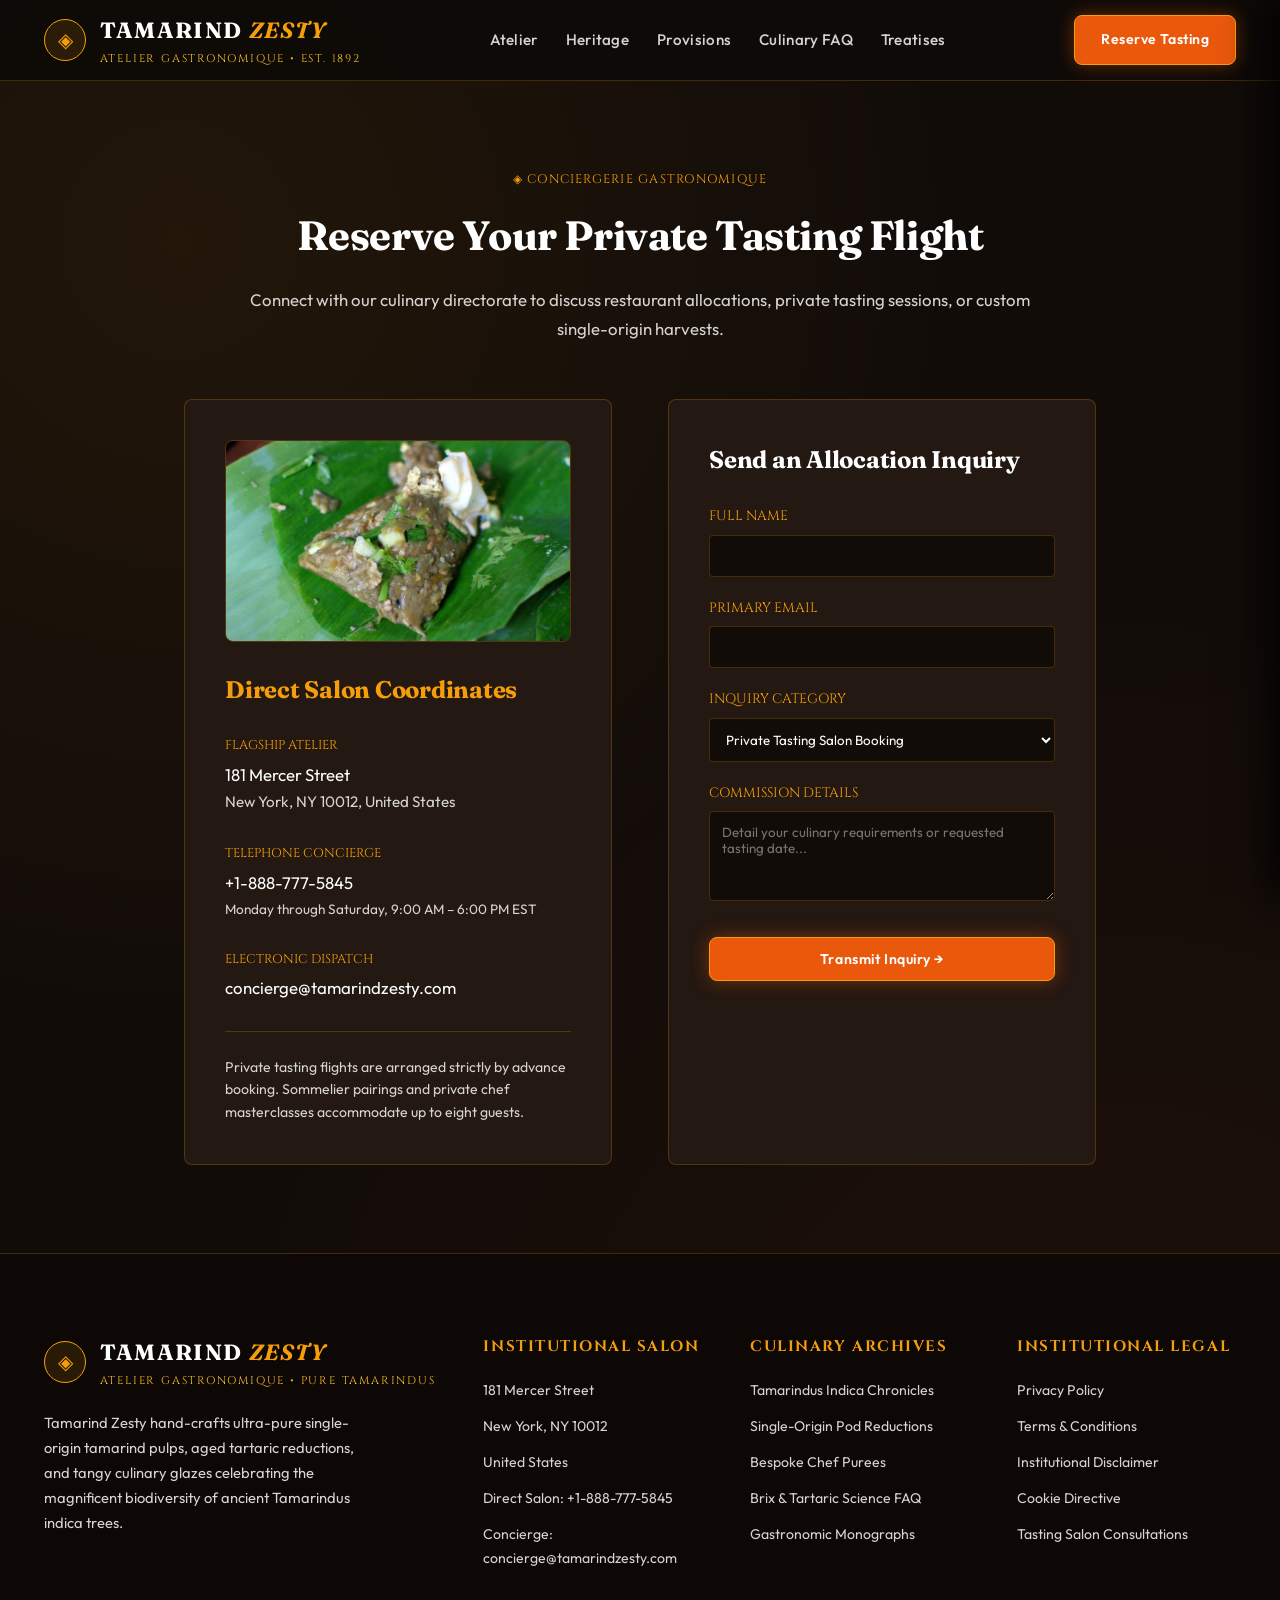
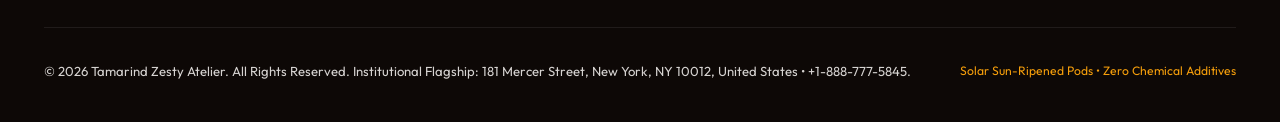
<file: contact.html>
<!DOCTYPE html>
<html lang="en">
<head>
    <meta charset="UTF-8">
    <meta name="viewport" content="width=device-width, initial-scale=1.0">
    <title>Salon Consultation &amp; Tasting Inquiries | Tamarind Zesty</title>
    <meta name="description" content="Reserve a private tasting flight or inquire about gourmet culinary allocations at Tamarind Zesty atelier in New York.">
    <link rel="canonical" href="https://tamarindzesty.com/contact.html">
    <!-- Google tag (gtag.js) -->
<script async src="https://www.googletagmanager.com/gtag/js?id=G-0LY0HY7L01"></script>
<script>
  window.dataLayer = window.dataLayer || [];
  function gtag(){dataLayer.push(arguments);}
  gtag('js', new Date());
  gtag('config', 'G-0LY0HY7L01');
</script>
    <link rel="preconnect" href="https://fonts.googleapis.com">
    <link rel="preconnect" href="https://fonts.gstatic.com" crossorigin>
    <link href="https://fonts.googleapis.com/css2?family=Cinzel:wght@600;700;800&family=Fraunces:ital,opsz,wght@0,9..144,600;0,9..144,700;0,9..144,800;1,9..144,600&family=Outfit:wght@300;400;500;600;700&display=swap" rel="stylesheet">
    <link rel="stylesheet" href="assets/css/style.css">
</head>
<body>
<header class="site-header">
    <div class="container header-inner">
        <a href="index.html" class="brand-logo">
            <div class="brand-crest">&#9672;</div>
            <div class="brand-text-wrap">
                <div class="brand-name">TAMARIND <span>ZESTY</span></div>
                <div class="brand-sub">Atelier Gastronomique &bull; Est. 1892</div>
            </div>
            <span class="brand-badge">ARTISANAL TAMARINDUS</span>
        </a>
        <nav class="main-nav">
            <a href="index.html" class="nav-link ">Atelier</a>
            <a href="about.html" class="nav-link ">Heritage</a>
            <a href="services.html" class="nav-link ">Provisions</a>
            <a href="faq.html" class="nav-link ">Culinary FAQ</a>
            <a href="blog.html" class="nav-link ">Treatises</a>
        </nav>
        <div class="header-actions">
            <a href="contact.html" class="btn btn-primary">Reserve Tasting</a>
            <button class="drawer-toggle" id="drawer-toggle" aria-label="Toggle Menu">&#9776;</button>
        </div>
    </div>
</header>
<div class="mobile-drawer" id="mobile-drawer">
    <div style="display: flex; justify-content: space-between; align-items: center; padding-bottom: 1.25rem; border-bottom: 1px solid var(--color-border); margin-bottom: 0.5rem;">
        <span style="font-family: var(--font-heading); font-size: 1.2rem; color: #fff; font-weight: 700;">TAMARIND <span style="color: var(--color-zest-gold); font-style: italic;">ZESTY</span></span>
        <button class="drawer-close" id="drawer-close" aria-label="Close Menu" style="background: none; border: none; color: var(--color-text-muted); font-size: 1.8rem; cursor: pointer; line-height: 1; padding: 0 0.25rem;">&times;</button>
    </div>
    <a href="index.html" class="">Flagship Atelier</a>
    <a href="about.html" class="">Botanic Heritage</a>
    <a href="services.html" class="">Gourmet Provisions</a>
    <a href="faq.html" class="">Culinary FAQ</a>
    <a href="blog.html" class="">Gastronomic Treatises</a>
    <a href="contact.html" class="active" style="color: var(--color-zest-gold); font-weight: 600;">Reserve Tasting Flight &rarr;</a>
    <div style="margin-top: auto; padding-top: 1.5rem; border-top: 1px solid var(--color-border);">
        <p style="font-size: 0.82rem; color: var(--color-text-muted); line-height: 1.5; margin: 0;">181 Mercer Street, New York, NY 10012, United States</p>
        <p style="color: var(--color-zest-gold); margin-top: 0.5rem; font-weight: 700; font-size: 0.95rem;">+1-888-777-5845</p>
    </div>
</div>

<main>
    <section class="section">
        <div class="container" style="max-width: 960px;">
            <div class="section-header">
                <div class="card-tag">&#9672; CONCIERGERIE GASTRONOMIQUE</div>
                <h1 class="section-title">Reserve Your Private Tasting Flight</h1>
                <p class="section-subtitle">
                    Connect with our culinary directorate to discuss restaurant allocations, private tasting sessions, or custom single-origin harvests.
                </p>
            </div>

            <div class="grid-2" style="gap: 3.5rem;">
                <div style="background: var(--color-card); border: 1px solid var(--color-border); border-radius: var(--radius); padding: 2.5rem;">
                    <div style="margin-bottom: 1.75rem; border-radius: var(--radius); overflow: hidden; border: 1px solid var(--color-border);">
                        <img src="assets/images/tamarind-herb-garden-coriander-mint.jpg" alt="Botanical kitchen garden with fresh coriander and mint harvest" style="width: 100%; height: 200px; object-fit: cover;">
                    </div>
                    <h3 style="font-size: 1.5rem; margin-bottom: 1.5rem; color: var(--color-zest-gold);">Direct Salon Coordinates</h3>
                    
                    <div style="margin-bottom: 1.75rem;">
                        <div style="font-family: var(--font-sub); font-size: 0.8rem; color: var(--color-zest-gold); text-transform: uppercase;">Flagship Atelier</div>
                        <div style="font-size: 1.05rem; color: #fff; margin-top: 0.25rem;">181 Mercer Street</div>
                        <div style="font-size: 0.95rem; color: var(--color-text-muted);">New York, NY 10012, United States</div>
                    </div>

                    <div style="margin-bottom: 1.75rem;">
                        <div style="font-family: var(--font-sub); font-size: 0.8rem; color: var(--color-zest-gold); text-transform: uppercase;">Telephone Concierge</div>
                        <div style="font-size: 1.05rem; color: #fff; margin-top: 0.25rem;">+1-888-777-5845</div>
                        <div style="font-size: 0.85rem; color: var(--color-text-muted);">Monday through Saturday, 9:00 AM &ndash; 6:00 PM EST</div>
                    </div>

                    <div style="margin-bottom: 1.75rem;">
                        <div style="font-family: var(--font-sub); font-size: 0.8rem; color: var(--color-zest-gold); text-transform: uppercase;">Electronic Dispatch</div>
                        <div style="font-size: 1.05rem; color: #fff; margin-top: 0.25rem;">concierge@tamarindzesty.com</div>
                    </div>

                    <div style="border-top: 1px solid var(--color-border); padding-top: 1.5rem;">
                        <div style="font-size: 0.88rem; color: var(--color-text-muted); line-height: 1.6;">
                            Private tasting flights are arranged strictly by advance booking. Sommelier pairings and private chef masterclasses accommodate up to eight guests.
                        </div>
                    </div>
                </div>

                <div style="background: var(--color-card); border: 1px solid var(--color-border); border-radius: var(--radius); padding: 2.5rem;">
                    <h3 style="font-size: 1.5rem; margin-bottom: 1.5rem;">Send an Allocation Inquiry</h3>
                    <form onsubmit="event.preventDefault(); alert('Thank you for your tasting inquiry. Our culinary concierge will contact you within 24 hours.');">
                        <div style="margin-bottom: 1.25rem;">
                            <label style="display: block; font-size: 0.85rem; font-family: var(--font-sub); color: var(--color-zest-gold); margin-bottom: 0.4rem;">FULL NAME</label>
                            <input type="text" required style="width: 100%; padding: 0.75rem; background: #120c09; border: 1px solid var(--color-border); border-radius: 4px; color: #fff; font-family: inherit;">
                        </div>

                        <div style="margin-bottom: 1.25rem;">
                            <label style="display: block; font-size: 0.85rem; font-family: var(--font-sub); color: var(--color-zest-gold); margin-bottom: 0.4rem;">PRIMARY EMAIL</label>
                            <input type="email" required style="width: 100%; padding: 0.75rem; background: #120c09; border: 1px solid var(--color-border); border-radius: 4px; color: #fff; font-family: inherit;">
                        </div>

                        <div style="margin-bottom: 1.25rem;">
                            <label style="display: block; font-size: 0.85rem; font-family: var(--font-sub); color: var(--color-zest-gold); margin-bottom: 0.4rem;">INQUIRY CATEGORY</label>
                            <select style="width: 100%; padding: 0.75rem; background: #120c09; border: 1px solid var(--color-border); border-radius: 4px; color: #fff; font-family: inherit;">
                                <option>Private Tasting Salon Booking</option>
                                <option>Michelin Restaurant Provision Allocation</option>
                                <option>Custom Copper Reduction Commission</option>
                                <option>Culinary Press &amp; Academic Inquiries</option>
                            </select>
                        </div>

                        <div style="margin-bottom: 1.75rem;">
                            <label style="display: block; font-size: 0.85rem; font-family: var(--font-sub); color: var(--color-zest-gold); margin-bottom: 0.4rem;">COMMISSION DETAILS</label>
                            <textarea rows="4" style="width: 100%; padding: 0.75rem; background: #120c09; border: 1px solid var(--color-border); border-radius: 4px; color: #fff; font-family: inherit;" placeholder="Detail your culinary requirements or requested tasting date..."></textarea>
                        </div>

                        <button type="submit" class="btn btn-primary" style="width: 100%;">Transmit Inquiry &rarr;</button>
                    </form>
                </div>
            </div>
        </div>
    </section>
</main>
<footer class="site-footer">
    <div class="container">
        <div class="footer-grid">
            <div class="footer-col">
                <div class="brand-logo" style="margin-bottom: 1.25rem;">
                    <div class="brand-crest">&#9672;</div>
                    <div class="brand-text-wrap">
                        <div class="brand-name">TAMARIND <span>ZESTY</span></div>
                        <div class="brand-sub">Atelier Gastronomique &bull; Pure Tamarindus</div>
                    </div>
                </div>
                <p class="footer-desc">
                    Tamarind Zesty hand-crafts ultra-pure single-origin tamarind pulps, aged tartaric reductions, and tangy culinary glazes celebrating the magnificent biodiversity of ancient Tamarindus indica trees.
                </p>
            </div>
            <div class="footer-col">
                <h4 class="footer-title">Institutional Salon</h4>
                <ul class="footer-links">
                    <li>181 Mercer Street</li>
                    <li>New York, NY 10012</li>
                    <li>United States</li>
                    <li>Direct Salon: +1-888-777-5845</li>
                    <li>Concierge: concierge@tamarindzesty.com</li>
                </ul>
            </div>
            <div class="footer-col">
                <h4 class="footer-title">Culinary Archives</h4>
                <ul class="footer-links">
                    <li><a href="about.html">Tamarindus Indica Chronicles</a></li>
                    <li><a href="services.html">Single-Origin Pod Reductions</a></li>
                    <li><a href="services.html">Bespoke Chef Purees</a></li>
                    <li><a href="faq.html">Brix &amp; Tartaric Science FAQ</a></li>
                    <li><a href="blog.html">Gastronomic Monographs</a></li>
                </ul>
            </div>
            <div class="footer-col">
                <h4 class="footer-title">Institutional Legal</h4>
                <ul class="footer-links">
                    <li><a href="privacy-policy.html">Privacy Policy</a></li>
                    <li><a href="terms-and-conditions.html">Terms &amp; Conditions</a></li>
                    <li><a href="disclaimer.html">Institutional Disclaimer</a></li>
                    <li><a href="cookie-policy.html">Cookie Directive</a></li>
                    <li><a href="contact.html">Tasting Salon Consultations</a></li>
                </ul>
            </div>
        </div>
        <div class="footer-bottom">
            <div>&copy; 2026 Tamarind Zesty Atelier. All Rights Reserved. Institutional Flagship: 181 Mercer Street, New York, NY 10012, United States &bull; +1-888-777-5845.</div>
            <div style="font-size: 0.76rem; color: var(--color-zest-gold);">Solar Sun-Ripened Pods &bull; Zero Chemical Additives</div>
        </div>
    </div>
</footer>
<script src="assets/js/main.js"></script>
</file>
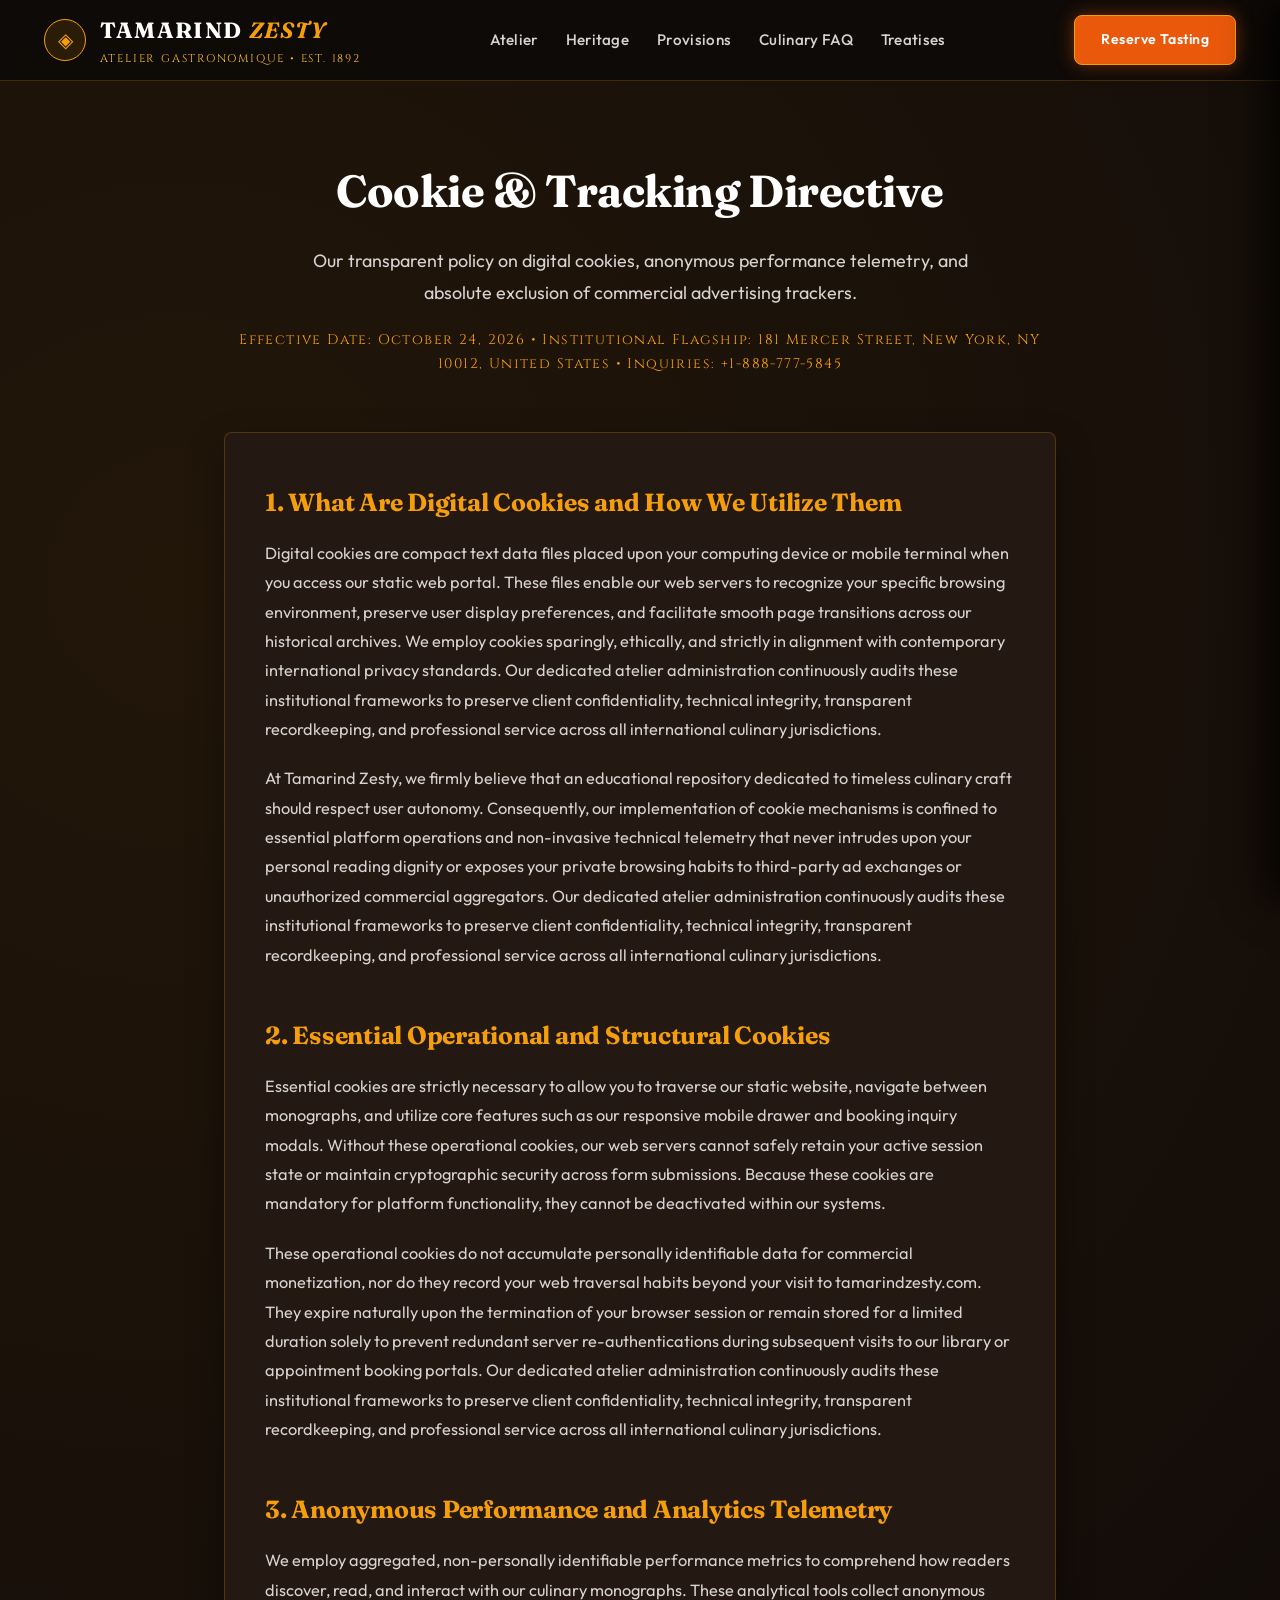
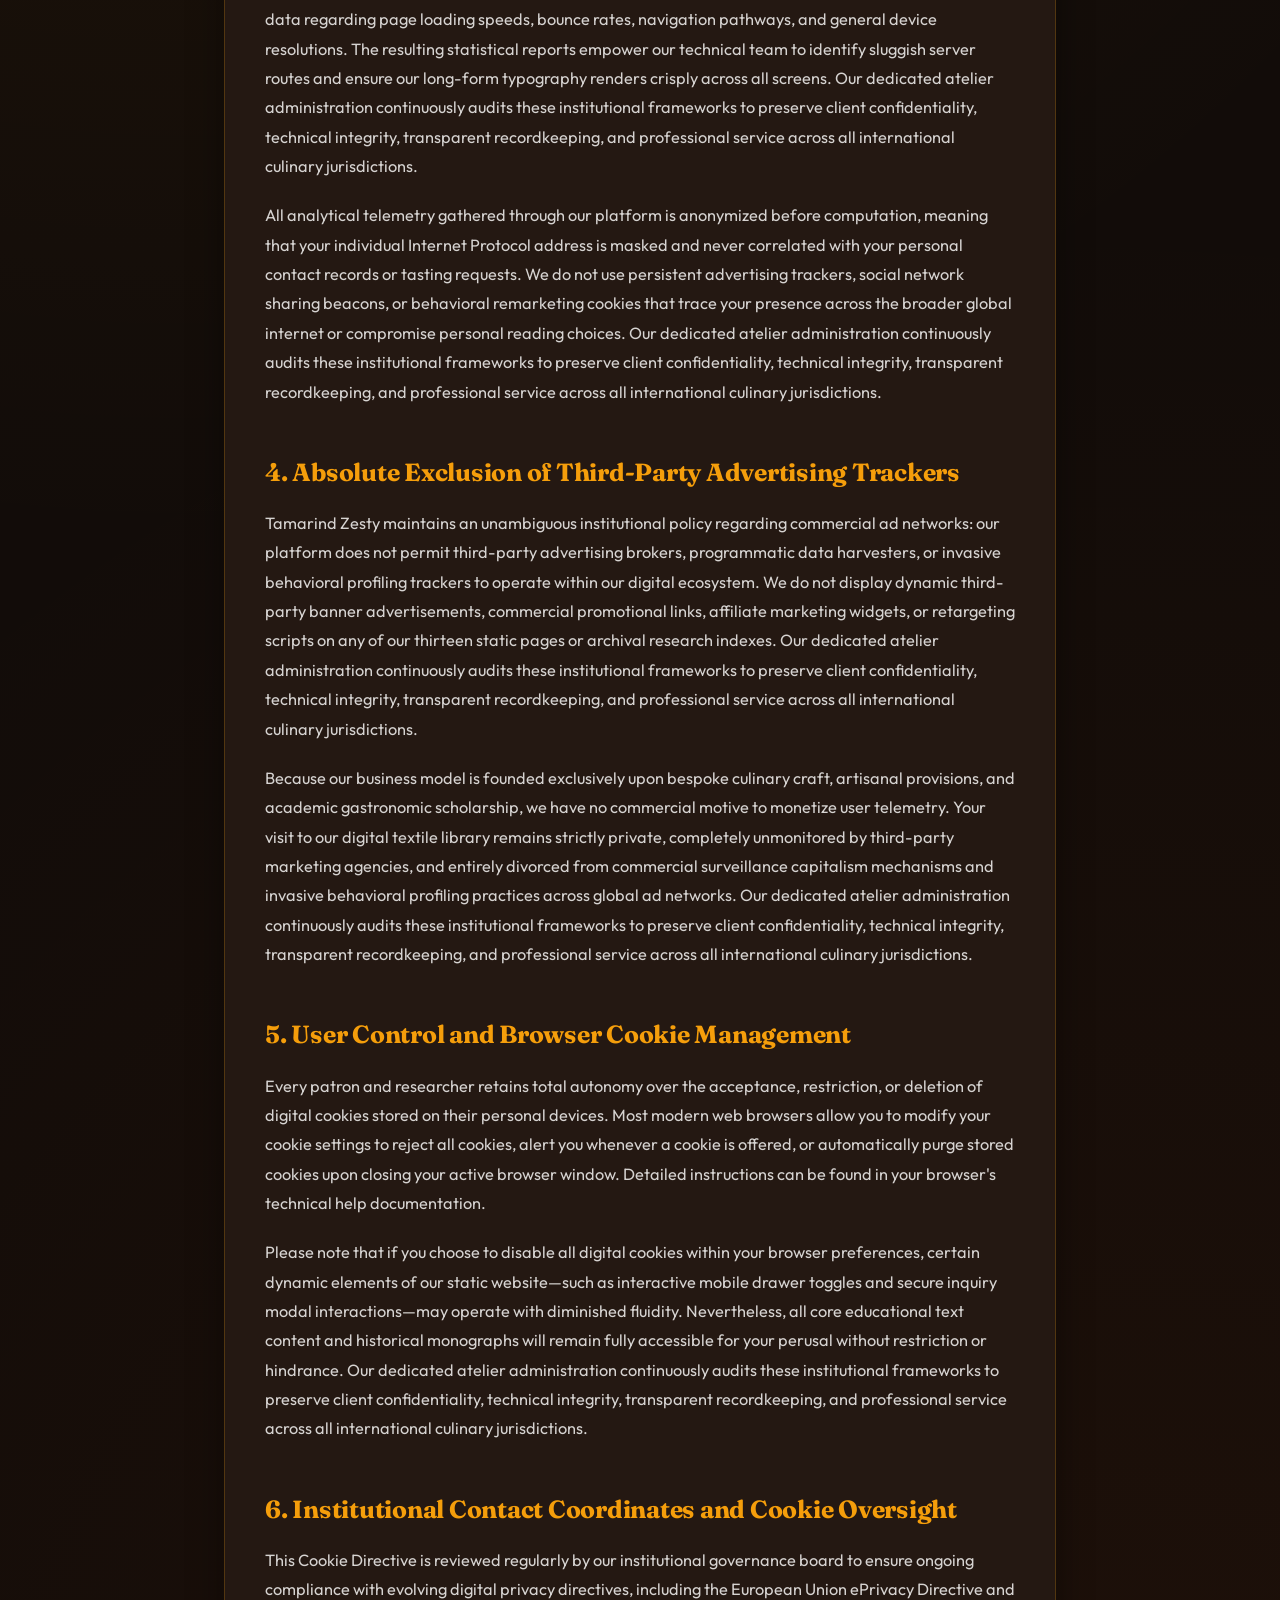
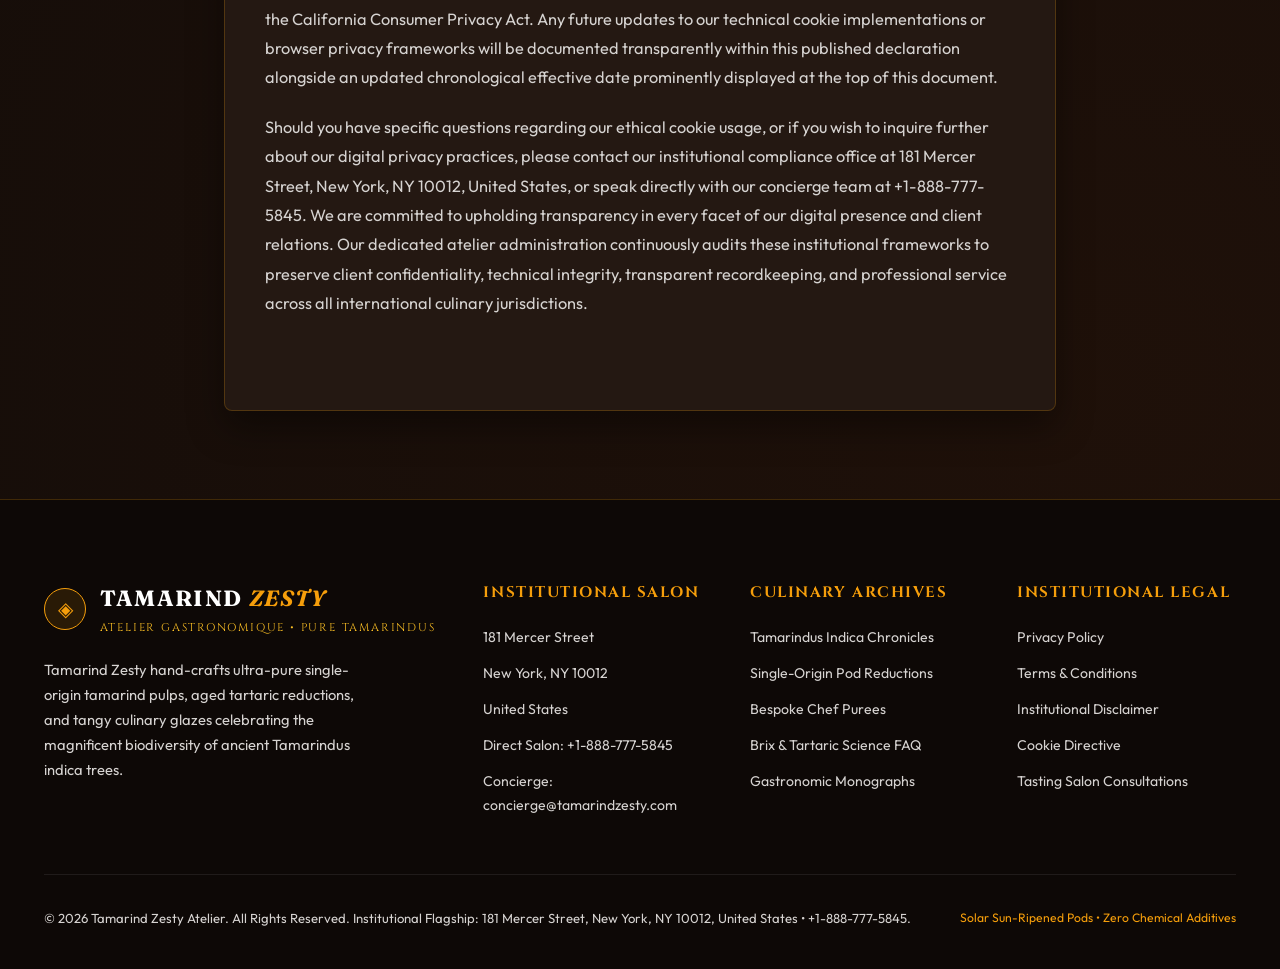
<file: cookie-policy.html>
<!DOCTYPE html>
<html lang="en">
<head>
    <meta charset="UTF-8">
    <meta name="viewport" content="width=device-width, initial-scale=1.0">
    <title>Cookie &amp; Tracking Directive | Tamarind Zesty</title>
    <meta name="description" content="Cookie &amp; Tracking Directive of Tamarind Zesty Atelier. Standard institutional compliance, consumer privacy protections, and bespoke tasting terms.">
    <link rel="canonical" href="https://tamarindzesty.com/cookie-policy.html">
    <!-- Google tag (gtag.js) -->
<script async src="https://www.googletagmanager.com/gtag/js?id=G-0LY0HY7L01"></script>
<script>
  window.dataLayer = window.dataLayer || [];
  function gtag(){dataLayer.push(arguments);}
  gtag('js', new Date());
  gtag('config', 'G-0LY0HY7L01');
</script>
    <link rel="preconnect" href="https://fonts.googleapis.com">
    <link rel="preconnect" href="https://fonts.gstatic.com" crossorigin>
    <link href="https://fonts.googleapis.com/css2?family=Cinzel:wght@600;700;800&family=Fraunces:ital,opsz,wght@0,9..144,600;0,9..144,700;0,9..144,800;1,9..144,600&family=Outfit:wght@300;400;500;600;700&display=swap" rel="stylesheet">
    <link rel="stylesheet" href="assets/css/style.css">
</head>
<body>
<header class="site-header">
    <div class="container header-inner">
        <a href="index.html" class="brand-logo">
            <div class="brand-crest">&#9672;</div>
            <div class="brand-text-wrap">
                <div class="brand-name">TAMARIND <span>ZESTY</span></div>
                <div class="brand-sub">Atelier Gastronomique &bull; Est. 1892</div>
            </div>
            <span class="brand-badge">ARTISANAL TAMARINDUS</span>
        </a>
        <nav class="main-nav">
            <a href="index.html" class="nav-link ">Atelier</a>
            <a href="about.html" class="nav-link ">Heritage</a>
            <a href="services.html" class="nav-link ">Provisions</a>
            <a href="faq.html" class="nav-link ">Culinary FAQ</a>
            <a href="blog.html" class="nav-link ">Treatises</a>
        </nav>
        <div class="header-actions">
            <a href="contact.html" class="btn btn-primary">Reserve Tasting</a>
            <button class="drawer-toggle" id="drawer-toggle" aria-label="Toggle Menu">&#9776;</button>
        </div>
    </div>
</header>
<div class="mobile-drawer" id="mobile-drawer">
    <div style="display: flex; justify-content: space-between; align-items: center; padding-bottom: 1.25rem; border-bottom: 1px solid var(--color-border); margin-bottom: 0.5rem;">
        <span style="font-family: var(--font-heading); font-size: 1.2rem; color: #fff; font-weight: 700;">TAMARIND <span style="color: var(--color-zest-gold); font-style: italic;">ZESTY</span></span>
        <button class="drawer-close" id="drawer-close" aria-label="Close Menu" style="background: none; border: none; color: var(--color-text-muted); font-size: 1.8rem; cursor: pointer; line-height: 1; padding: 0 0.25rem;">&times;</button>
    </div>
    <a href="index.html" class="">Flagship Atelier</a>
    <a href="about.html" class="">Botanic Heritage</a>
    <a href="services.html" class="">Gourmet Provisions</a>
    <a href="faq.html" class="">Culinary FAQ</a>
    <a href="blog.html" class="">Gastronomic Treatises</a>
    <a href="contact.html" class="" style="color: var(--color-zest-gold); font-weight: 600;">Reserve Tasting Flight &rarr;</a>
    <div style="margin-top: auto; padding-top: 1.5rem; border-top: 1px solid var(--color-border);">
        <p style="font-size: 0.82rem; color: var(--color-text-muted); line-height: 1.5; margin: 0;">181 Mercer Street, New York, NY 10012, United States</p>
        <p style="color: var(--color-zest-gold); margin-top: 0.5rem; font-weight: 700; font-size: 0.95rem;">+1-888-777-5845</p>
    </div>
</div>

<main>
    <section class="section" style="padding-top: 4.5rem; padding-bottom: 5.5rem;">
        <div class="container" style="max-width: 880px;">
            <div style="margin-bottom: 3.5rem; text-align: center;">
                <div class="brand-badge" style="margin-bottom: 1rem;">INSTITUTIONAL GOVERNANCE</div>
                <h1 style="font-size: 2.8rem; margin-bottom: 1rem;">Cookie &amp; Tracking Directive</h1>
                <p style="font-size: 1.12rem; color: var(--color-text-muted); max-width: 720px; margin: 0 auto; line-height: 1.75;">
                    Our transparent policy on digital cookies, anonymous performance telemetry, and absolute exclusion of commercial advertising trackers.
                </p>
                <div style="margin-top: 1.25rem; font-family: var(--font-sub); font-size: 0.88rem; color: var(--color-zest-gold); letter-spacing: 0.1em;">
                    Effective Date: October 24, 2026 &bull; Institutional Flagship: 181 Mercer Street, New York, NY 10012, United States &bull; Inquiries: +1-888-777-5845
                </div>
            </div>

            <div style="background: var(--color-card); border: 1px solid var(--color-border); border-radius: var(--radius); padding: 3rem 2.5rem; box-shadow: 0 16px 36px rgba(0, 0, 0, 0.4);">
                
        <div style="margin-bottom: 2.75rem;">
            <h2 style="font-size: 1.55rem; color: var(--color-zest-gold); margin-bottom: 1rem;">1. What Are Digital Cookies and How We Utilize Them</h2>
            <p style="font-size: 1.02rem; line-height: 1.8; color: var(--color-text-muted); margin-bottom: 1.25rem;">
                Digital cookies are compact text data files placed upon your computing device or mobile terminal when you access our static web portal. These files enable our web servers to recognize your specific browsing environment, preserve user display preferences, and facilitate smooth page transitions across our historical archives. We employ cookies sparingly, ethically, and strictly in alignment with contemporary international privacy standards. Our dedicated atelier administration continuously audits these institutional frameworks to preserve client confidentiality, technical integrity, transparent recordkeeping, and professional service across all international culinary jurisdictions.
            </p>
            <p style="font-size: 1.02rem; line-height: 1.8; color: var(--color-text-muted); margin-bottom: 1.25rem;">
                At Tamarind Zesty, we firmly believe that an educational repository dedicated to timeless culinary craft should respect user autonomy. Consequently, our implementation of cookie mechanisms is confined to essential platform operations and non-invasive technical telemetry that never intrudes upon your personal reading dignity or exposes your private browsing habits to third-party ad exchanges or unauthorized commercial aggregators. Our dedicated atelier administration continuously audits these institutional frameworks to preserve client confidentiality, technical integrity, transparent recordkeeping, and professional service across all international culinary jurisdictions.
            </p>
        </div>
        <div style="margin-bottom: 2.75rem;">
            <h2 style="font-size: 1.55rem; color: var(--color-zest-gold); margin-bottom: 1rem;">2. Essential Operational and Structural Cookies</h2>
            <p style="font-size: 1.02rem; line-height: 1.8; color: var(--color-text-muted); margin-bottom: 1.25rem;">
                Essential cookies are strictly necessary to allow you to traverse our static website, navigate between monographs, and utilize core features such as our responsive mobile drawer and booking inquiry modals. Without these operational cookies, our web servers cannot safely retain your active session state or maintain cryptographic security across form submissions. Because these cookies are mandatory for platform functionality, they cannot be deactivated within our systems.
            </p>
            <p style="font-size: 1.02rem; line-height: 1.8; color: var(--color-text-muted); margin-bottom: 1.25rem;">
                These operational cookies do not accumulate personally identifiable data for commercial monetization, nor do they record your web traversal habits beyond your visit to tamarindzesty.com. They expire naturally upon the termination of your browser session or remain stored for a limited duration solely to prevent redundant server re-authentications during subsequent visits to our library or appointment booking portals. Our dedicated atelier administration continuously audits these institutional frameworks to preserve client confidentiality, technical integrity, transparent recordkeeping, and professional service across all international culinary jurisdictions.
            </p>
        </div>
        <div style="margin-bottom: 2.75rem;">
            <h2 style="font-size: 1.55rem; color: var(--color-zest-gold); margin-bottom: 1rem;">3. Anonymous Performance and Analytics Telemetry</h2>
            <p style="font-size: 1.02rem; line-height: 1.8; color: var(--color-text-muted); margin-bottom: 1.25rem;">
                We employ aggregated, non-personally identifiable performance metrics to comprehend how readers discover, read, and interact with our culinary monographs. These analytical tools collect anonymous data regarding page loading speeds, bounce rates, navigation pathways, and general device resolutions. The resulting statistical reports empower our technical team to identify sluggish server routes and ensure our long-form typography renders crisply across all screens. Our dedicated atelier administration continuously audits these institutional frameworks to preserve client confidentiality, technical integrity, transparent recordkeeping, and professional service across all international culinary jurisdictions.
            </p>
            <p style="font-size: 1.02rem; line-height: 1.8; color: var(--color-text-muted); margin-bottom: 1.25rem;">
                All analytical telemetry gathered through our platform is anonymized before computation, meaning that your individual Internet Protocol address is masked and never correlated with your personal contact records or tasting requests. We do not use persistent advertising trackers, social network sharing beacons, or behavioral remarketing cookies that trace your presence across the broader global internet or compromise personal reading choices. Our dedicated atelier administration continuously audits these institutional frameworks to preserve client confidentiality, technical integrity, transparent recordkeeping, and professional service across all international culinary jurisdictions.
            </p>
        </div>
        <div style="margin-bottom: 2.75rem;">
            <h2 style="font-size: 1.55rem; color: var(--color-zest-gold); margin-bottom: 1rem;">4. Absolute Exclusion of Third-Party Advertising Trackers</h2>
            <p style="font-size: 1.02rem; line-height: 1.8; color: var(--color-text-muted); margin-bottom: 1.25rem;">
                Tamarind Zesty maintains an unambiguous institutional policy regarding commercial ad networks: our platform does not permit third-party advertising brokers, programmatic data harvesters, or invasive behavioral profiling trackers to operate within our digital ecosystem. We do not display dynamic third-party banner advertisements, commercial promotional links, affiliate marketing widgets, or retargeting scripts on any of our thirteen static pages or archival research indexes. Our dedicated atelier administration continuously audits these institutional frameworks to preserve client confidentiality, technical integrity, transparent recordkeeping, and professional service across all international culinary jurisdictions.
            </p>
            <p style="font-size: 1.02rem; line-height: 1.8; color: var(--color-text-muted); margin-bottom: 1.25rem;">
                Because our business model is founded exclusively upon bespoke culinary craft, artisanal provisions, and academic gastronomic scholarship, we have no commercial motive to monetize user telemetry. Your visit to our digital textile library remains strictly private, completely unmonitored by third-party marketing agencies, and entirely divorced from commercial surveillance capitalism mechanisms and invasive behavioral profiling practices across global ad networks. Our dedicated atelier administration continuously audits these institutional frameworks to preserve client confidentiality, technical integrity, transparent recordkeeping, and professional service across all international culinary jurisdictions.
            </p>
        </div>
        <div style="margin-bottom: 2.75rem;">
            <h2 style="font-size: 1.55rem; color: var(--color-zest-gold); margin-bottom: 1rem;">5. User Control and Browser Cookie Management</h2>
            <p style="font-size: 1.02rem; line-height: 1.8; color: var(--color-text-muted); margin-bottom: 1.25rem;">
                Every patron and researcher retains total autonomy over the acceptance, restriction, or deletion of digital cookies stored on their personal devices. Most modern web browsers allow you to modify your cookie settings to reject all cookies, alert you whenever a cookie is offered, or automatically purge stored cookies upon closing your active browser window. Detailed instructions can be found in your browser's technical help documentation.
            </p>
            <p style="font-size: 1.02rem; line-height: 1.8; color: var(--color-text-muted); margin-bottom: 1.25rem;">
                Please note that if you choose to disable all digital cookies within your browser preferences, certain dynamic elements of our static website—such as interactive mobile drawer toggles and secure inquiry modal interactions—may operate with diminished fluidity. Nevertheless, all core educational text content and historical monographs will remain fully accessible for your perusal without restriction or hindrance. Our dedicated atelier administration continuously audits these institutional frameworks to preserve client confidentiality, technical integrity, transparent recordkeeping, and professional service across all international culinary jurisdictions.
            </p>
        </div>
        <div style="margin-bottom: 2.75rem;">
            <h2 style="font-size: 1.55rem; color: var(--color-zest-gold); margin-bottom: 1rem;">6. Institutional Contact Coordinates and Cookie Oversight</h2>
            <p style="font-size: 1.02rem; line-height: 1.8; color: var(--color-text-muted); margin-bottom: 1.25rem;">
                This Cookie Directive is reviewed regularly by our institutional governance board to ensure ongoing compliance with evolving digital privacy directives, including the European Union ePrivacy Directive and the California Consumer Privacy Act. Any future updates to our technical cookie implementations or browser privacy frameworks will be documented transparently within this published declaration alongside an updated chronological effective date prominently displayed at the top of this document.
            </p>
            <p style="font-size: 1.02rem; line-height: 1.8; color: var(--color-text-muted); margin-bottom: 1.25rem;">
                Should you have specific questions regarding our ethical cookie usage, or if you wish to inquire further about our digital privacy practices, please contact our institutional compliance office at 181 Mercer Street, New York, NY 10012, United States, or speak directly with our concierge team at +1-888-777-5845. We are committed to upholding transparency in every facet of our digital presence and client relations. Our dedicated atelier administration continuously audits these institutional frameworks to preserve client confidentiality, technical integrity, transparent recordkeeping, and professional service across all international culinary jurisdictions.
            </p>
        </div>
            </div>
        </div>
    </section>
</main>

<footer class="site-footer">
    <div class="container">
        <div class="footer-grid">
            <div class="footer-col">
                <div class="brand-logo" style="margin-bottom: 1.25rem;">
                    <div class="brand-crest">&#9672;</div>
                    <div class="brand-text-wrap">
                        <div class="brand-name">TAMARIND <span>ZESTY</span></div>
                        <div class="brand-sub">Atelier Gastronomique &bull; Pure Tamarindus</div>
                    </div>
                </div>
                <p class="footer-desc">
                    Tamarind Zesty hand-crafts ultra-pure single-origin tamarind pulps, aged tartaric reductions, and tangy culinary glazes celebrating the magnificent biodiversity of ancient Tamarindus indica trees.
                </p>
            </div>
            <div class="footer-col">
                <h4 class="footer-title">Institutional Salon</h4>
                <ul class="footer-links">
                    <li>181 Mercer Street</li>
                    <li>New York, NY 10012</li>
                    <li>United States</li>
                    <li>Direct Salon: +1-888-777-5845</li>
                    <li>Concierge: concierge@tamarindzesty.com</li>
                </ul>
            </div>
            <div class="footer-col">
                <h4 class="footer-title">Culinary Archives</h4>
                <ul class="footer-links">
                    <li><a href="about.html">Tamarindus Indica Chronicles</a></li>
                    <li><a href="services.html">Single-Origin Pod Reductions</a></li>
                    <li><a href="services.html">Bespoke Chef Purees</a></li>
                    <li><a href="faq.html">Brix &amp; Tartaric Science FAQ</a></li>
                    <li><a href="blog.html">Gastronomic Monographs</a></li>
                </ul>
            </div>
            <div class="footer-col">
                <h4 class="footer-title">Institutional Legal</h4>
                <ul class="footer-links">
                    <li><a href="privacy-policy.html">Privacy Policy</a></li>
                    <li><a href="terms-and-conditions.html">Terms &amp; Conditions</a></li>
                    <li><a href="disclaimer.html">Institutional Disclaimer</a></li>
                    <li><a href="cookie-policy.html">Cookie Directive</a></li>
                    <li><a href="contact.html">Tasting Salon Consultations</a></li>
                </ul>
            </div>
        </div>
        <div class="footer-bottom">
            <div>&copy; 2026 Tamarind Zesty Atelier. All Rights Reserved. Institutional Flagship: 181 Mercer Street, New York, NY 10012, United States &bull; +1-888-777-5845.</div>
            <div style="font-size: 0.76rem; color: var(--color-zest-gold);">Solar Sun-Ripened Pods &bull; Zero Chemical Additives</div>
        </div>
    </div>
</footer>
<script src="assets/js/main.js"></script>
</body>
</html>
</file>
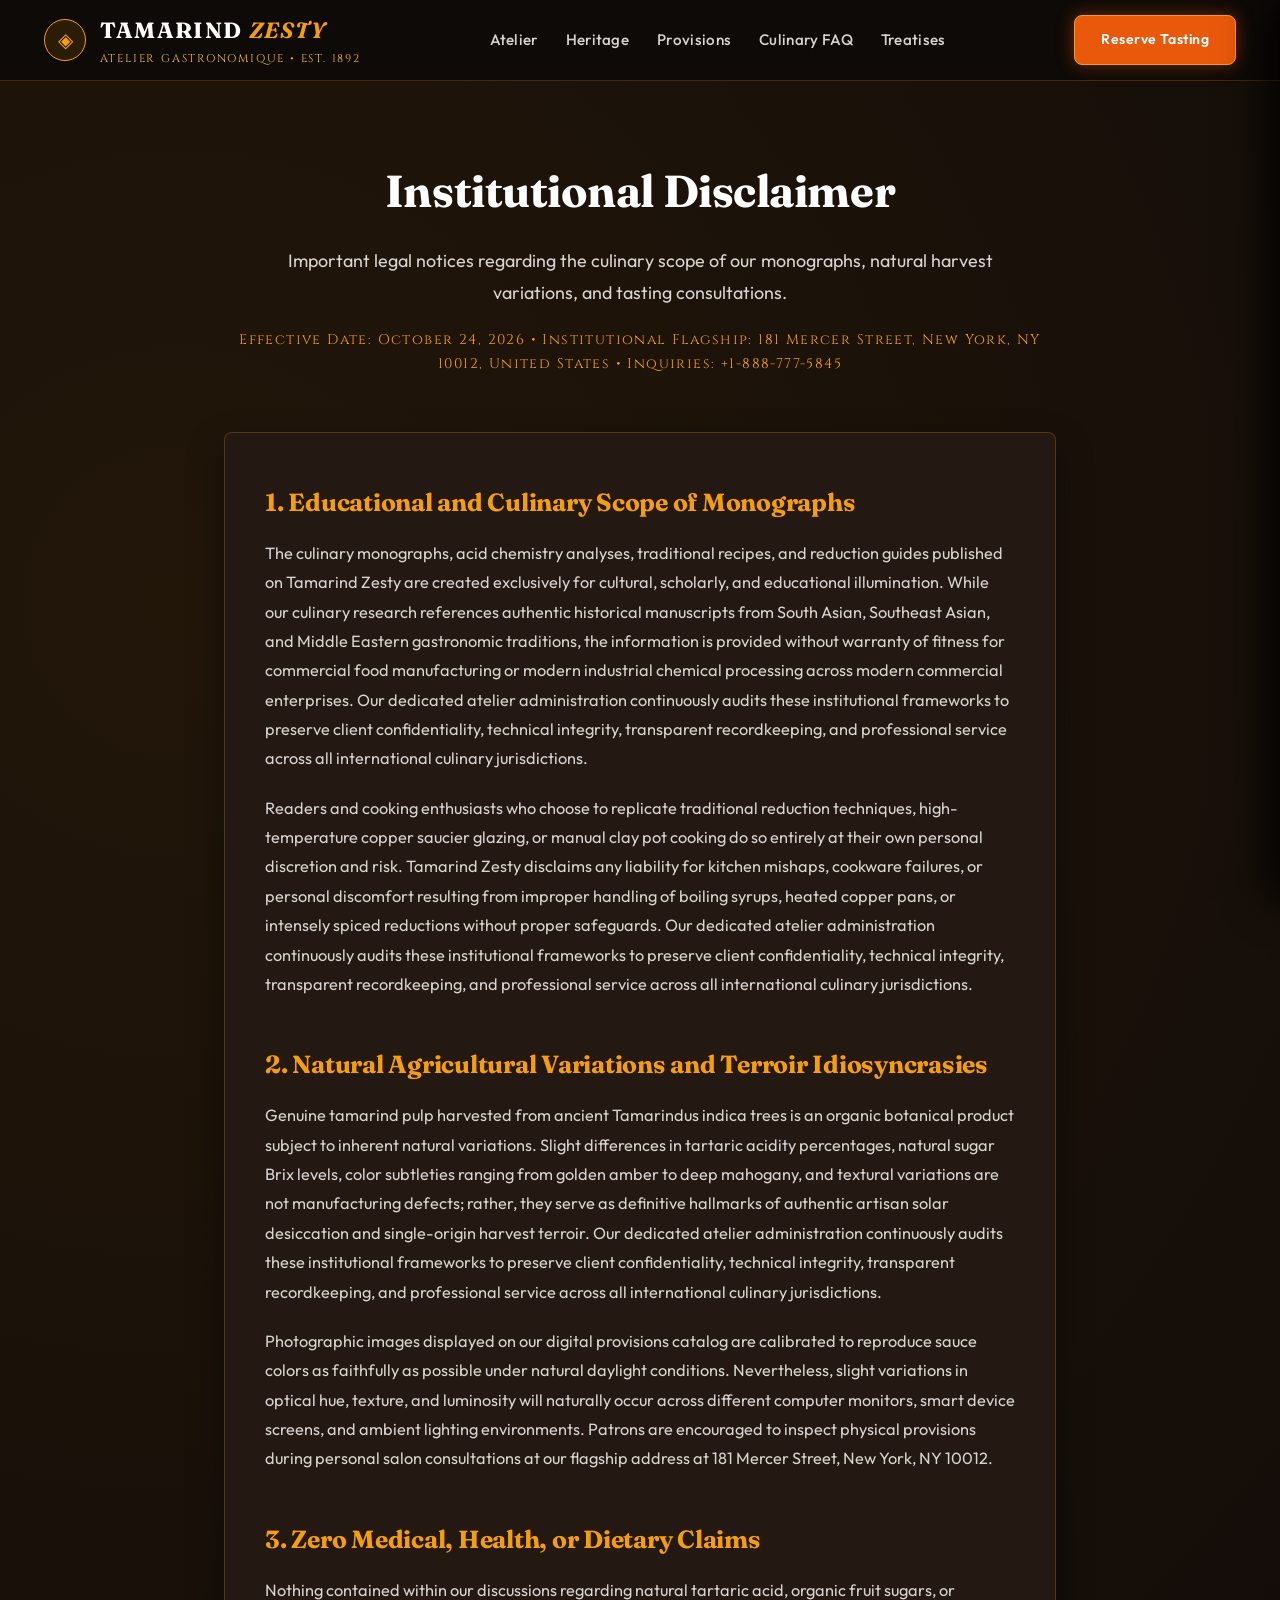
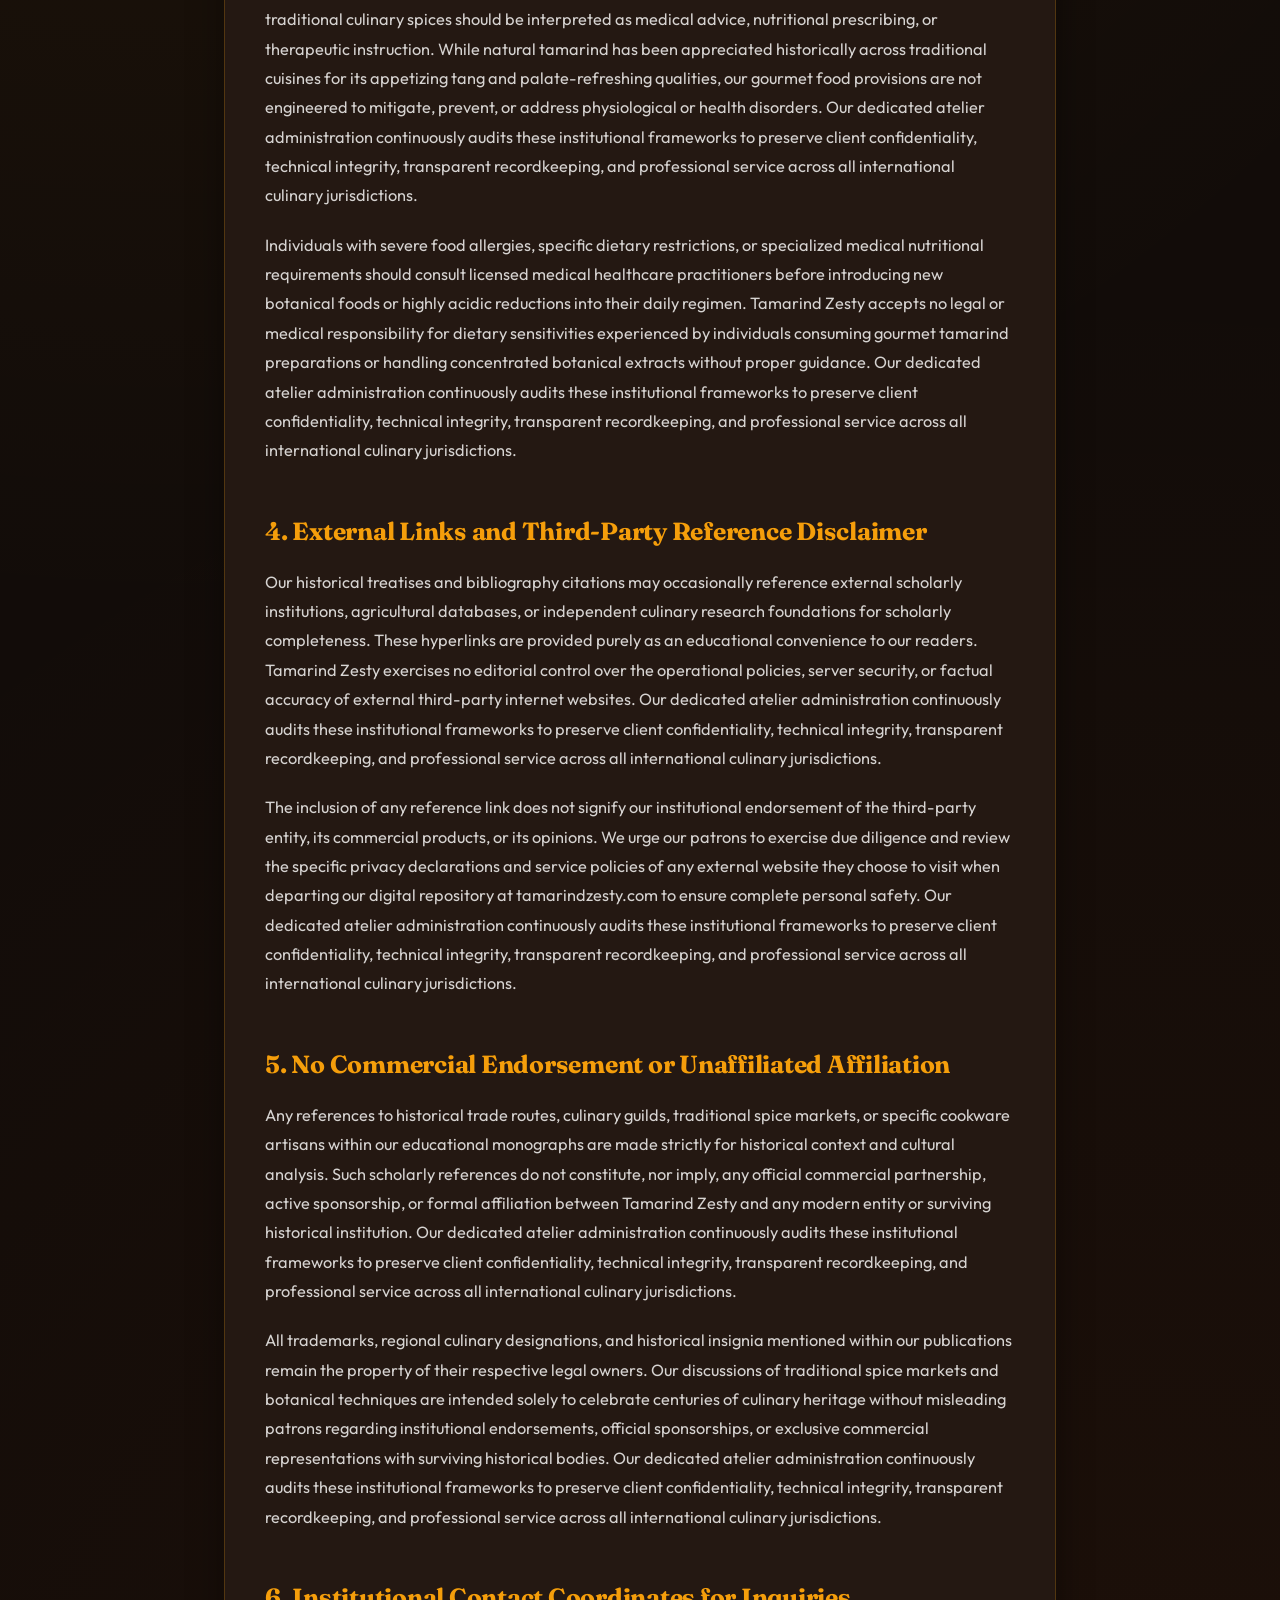
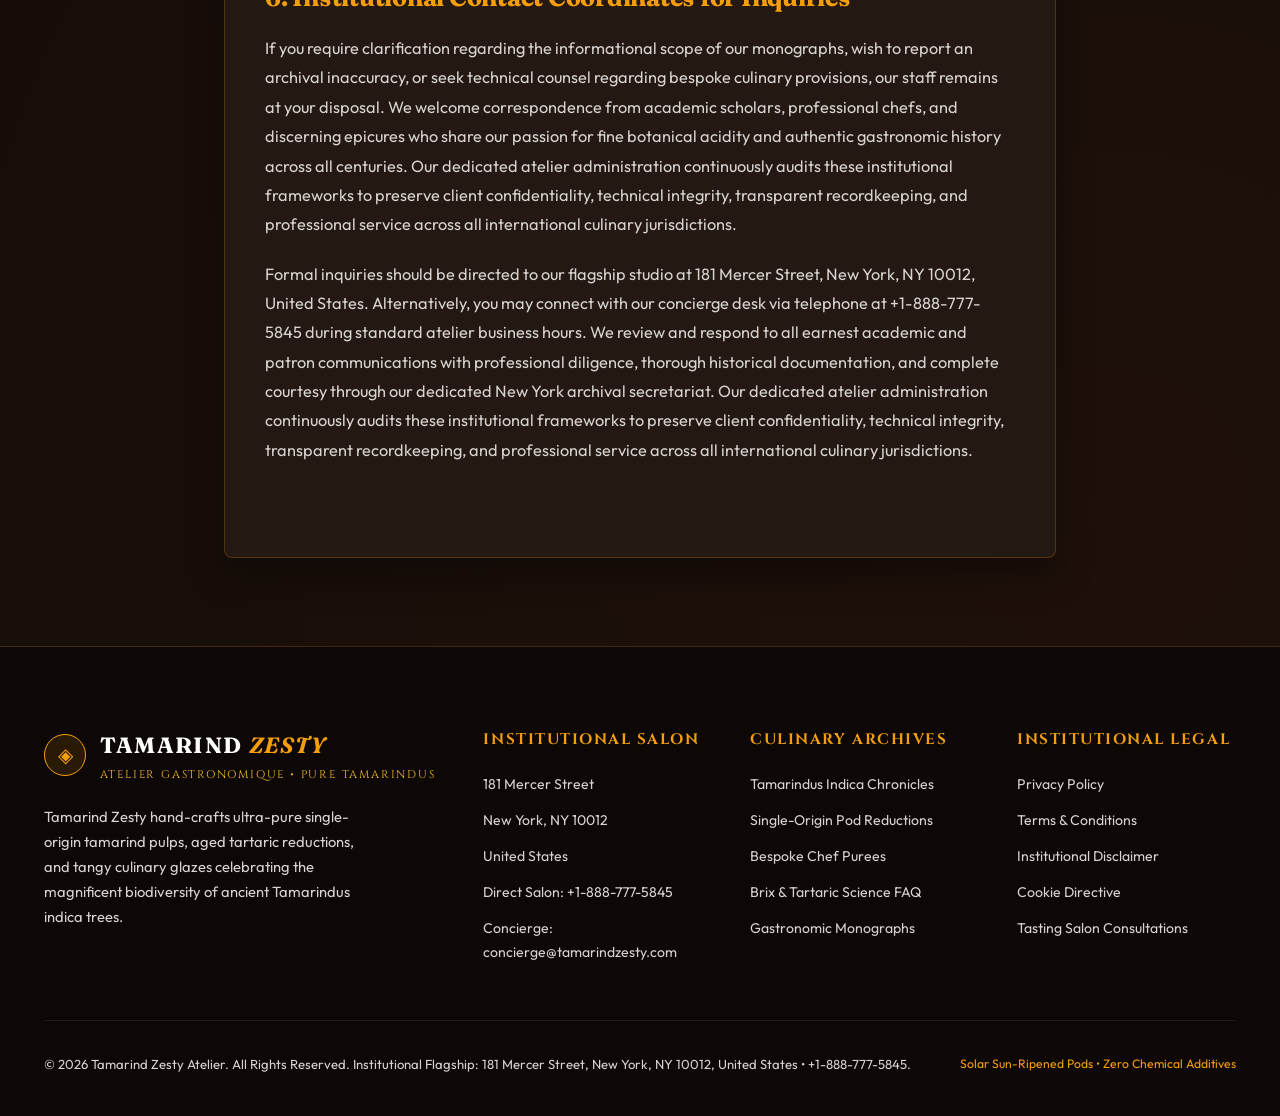
<file: disclaimer.html>
<!DOCTYPE html>
<html lang="en">
<head>
    <meta charset="UTF-8">
    <meta name="viewport" content="width=device-width, initial-scale=1.0">
    <title>Institutional Disclaimer | Tamarind Zesty</title>
    <meta name="description" content="Institutional Disclaimer of Tamarind Zesty Atelier. Standard institutional compliance, consumer privacy protections, and bespoke tasting terms.">
    <link rel="canonical" href="https://tamarindzesty.com/disclaimer.html">
    <!-- Google tag (gtag.js) -->
<script async src="https://www.googletagmanager.com/gtag/js?id=G-0LY0HY7L01"></script>
<script>
  window.dataLayer = window.dataLayer || [];
  function gtag(){dataLayer.push(arguments);}
  gtag('js', new Date());
  gtag('config', 'G-0LY0HY7L01');
</script>
    <link rel="preconnect" href="https://fonts.googleapis.com">
    <link rel="preconnect" href="https://fonts.gstatic.com" crossorigin>
    <link href="https://fonts.googleapis.com/css2?family=Cinzel:wght@600;700;800&family=Fraunces:ital,opsz,wght@0,9..144,600;0,9..144,700;0,9..144,800;1,9..144,600&family=Outfit:wght@300;400;500;600;700&display=swap" rel="stylesheet">
    <link rel="stylesheet" href="assets/css/style.css">
</head>
<body>
<header class="site-header">
    <div class="container header-inner">
        <a href="index.html" class="brand-logo">
            <div class="brand-crest">&#9672;</div>
            <div class="brand-text-wrap">
                <div class="brand-name">TAMARIND <span>ZESTY</span></div>
                <div class="brand-sub">Atelier Gastronomique &bull; Est. 1892</div>
            </div>
            <span class="brand-badge">ARTISANAL TAMARINDUS</span>
        </a>
        <nav class="main-nav">
            <a href="index.html" class="nav-link ">Atelier</a>
            <a href="about.html" class="nav-link ">Heritage</a>
            <a href="services.html" class="nav-link ">Provisions</a>
            <a href="faq.html" class="nav-link ">Culinary FAQ</a>
            <a href="blog.html" class="nav-link ">Treatises</a>
        </nav>
        <div class="header-actions">
            <a href="contact.html" class="btn btn-primary">Reserve Tasting</a>
            <button class="drawer-toggle" id="drawer-toggle" aria-label="Toggle Menu">&#9776;</button>
        </div>
    </div>
</header>
<div class="mobile-drawer" id="mobile-drawer">
    <div style="display: flex; justify-content: space-between; align-items: center; padding-bottom: 1.25rem; border-bottom: 1px solid var(--color-border); margin-bottom: 0.5rem;">
        <span style="font-family: var(--font-heading); font-size: 1.2rem; color: #fff; font-weight: 700;">TAMARIND <span style="color: var(--color-zest-gold); font-style: italic;">ZESTY</span></span>
        <button class="drawer-close" id="drawer-close" aria-label="Close Menu" style="background: none; border: none; color: var(--color-text-muted); font-size: 1.8rem; cursor: pointer; line-height: 1; padding: 0 0.25rem;">&times;</button>
    </div>
    <a href="index.html" class="">Flagship Atelier</a>
    <a href="about.html" class="">Botanic Heritage</a>
    <a href="services.html" class="">Gourmet Provisions</a>
    <a href="faq.html" class="">Culinary FAQ</a>
    <a href="blog.html" class="">Gastronomic Treatises</a>
    <a href="contact.html" class="" style="color: var(--color-zest-gold); font-weight: 600;">Reserve Tasting Flight &rarr;</a>
    <div style="margin-top: auto; padding-top: 1.5rem; border-top: 1px solid var(--color-border);">
        <p style="font-size: 0.82rem; color: var(--color-text-muted); line-height: 1.5; margin: 0;">181 Mercer Street, New York, NY 10012, United States</p>
        <p style="color: var(--color-zest-gold); margin-top: 0.5rem; font-weight: 700; font-size: 0.95rem;">+1-888-777-5845</p>
    </div>
</div>

<main>
    <section class="section" style="padding-top: 4.5rem; padding-bottom: 5.5rem;">
        <div class="container" style="max-width: 880px;">
            <div style="margin-bottom: 3.5rem; text-align: center;">
                <div class="brand-badge" style="margin-bottom: 1rem;">INSTITUTIONAL GOVERNANCE</div>
                <h1 style="font-size: 2.8rem; margin-bottom: 1rem;">Institutional Disclaimer</h1>
                <p style="font-size: 1.12rem; color: var(--color-text-muted); max-width: 720px; margin: 0 auto; line-height: 1.75;">
                    Important legal notices regarding the culinary scope of our monographs, natural harvest variations, and tasting consultations.
                </p>
                <div style="margin-top: 1.25rem; font-family: var(--font-sub); font-size: 0.88rem; color: var(--color-zest-gold); letter-spacing: 0.1em;">
                    Effective Date: October 24, 2026 &bull; Institutional Flagship: 181 Mercer Street, New York, NY 10012, United States &bull; Inquiries: +1-888-777-5845
                </div>
            </div>

            <div style="background: var(--color-card); border: 1px solid var(--color-border); border-radius: var(--radius); padding: 3rem 2.5rem; box-shadow: 0 16px 36px rgba(0, 0, 0, 0.4);">
                
        <div style="margin-bottom: 2.75rem;">
            <h2 style="font-size: 1.55rem; color: var(--color-zest-gold); margin-bottom: 1rem;">1. Educational and Culinary Scope of Monographs</h2>
            <p style="font-size: 1.02rem; line-height: 1.8; color: var(--color-text-muted); margin-bottom: 1.25rem;">
                The culinary monographs, acid chemistry analyses, traditional recipes, and reduction guides published on Tamarind Zesty are created exclusively for cultural, scholarly, and educational illumination. While our culinary research references authentic historical manuscripts from South Asian, Southeast Asian, and Middle Eastern gastronomic traditions, the information is provided without warranty of fitness for commercial food manufacturing or modern industrial chemical processing across modern commercial enterprises. Our dedicated atelier administration continuously audits these institutional frameworks to preserve client confidentiality, technical integrity, transparent recordkeeping, and professional service across all international culinary jurisdictions.
            </p>
            <p style="font-size: 1.02rem; line-height: 1.8; color: var(--color-text-muted); margin-bottom: 1.25rem;">
                Readers and cooking enthusiasts who choose to replicate traditional reduction techniques, high-temperature copper saucier glazing, or manual clay pot cooking do so entirely at their own personal discretion and risk. Tamarind Zesty disclaims any liability for kitchen mishaps, cookware failures, or personal discomfort resulting from improper handling of boiling syrups, heated copper pans, or intensely spiced reductions without proper safeguards. Our dedicated atelier administration continuously audits these institutional frameworks to preserve client confidentiality, technical integrity, transparent recordkeeping, and professional service across all international culinary jurisdictions.
            </p>
        </div>
        <div style="margin-bottom: 2.75rem;">
            <h2 style="font-size: 1.55rem; color: var(--color-zest-gold); margin-bottom: 1rem;">2. Natural Agricultural Variations and Terroir Idiosyncrasies</h2>
            <p style="font-size: 1.02rem; line-height: 1.8; color: var(--color-text-muted); margin-bottom: 1.25rem;">
                Genuine tamarind pulp harvested from ancient Tamarindus indica trees is an organic botanical product subject to inherent natural variations. Slight differences in tartaric acidity percentages, natural sugar Brix levels, color subtleties ranging from golden amber to deep mahogany, and textural variations are not manufacturing defects; rather, they serve as definitive hallmarks of authentic artisan solar desiccation and single-origin harvest terroir. Our dedicated atelier administration continuously audits these institutional frameworks to preserve client confidentiality, technical integrity, transparent recordkeeping, and professional service across all international culinary jurisdictions.
            </p>
            <p style="font-size: 1.02rem; line-height: 1.8; color: var(--color-text-muted); margin-bottom: 1.25rem;">
                Photographic images displayed on our digital provisions catalog are calibrated to reproduce sauce colors as faithfully as possible under natural daylight conditions. Nevertheless, slight variations in optical hue, texture, and luminosity will naturally occur across different computer monitors, smart device screens, and ambient lighting environments. Patrons are encouraged to inspect physical provisions during personal salon consultations at our flagship address at 181 Mercer Street, New York, NY 10012.
            </p>
        </div>
        <div style="margin-bottom: 2.75rem;">
            <h2 style="font-size: 1.55rem; color: var(--color-zest-gold); margin-bottom: 1rem;">3. Zero Medical, Health, or Dietary Claims</h2>
            <p style="font-size: 1.02rem; line-height: 1.8; color: var(--color-text-muted); margin-bottom: 1.25rem;">
                Nothing contained within our discussions regarding natural tartaric acid, organic fruit sugars, or traditional culinary spices should be interpreted as medical advice, nutritional prescribing, or therapeutic instruction. While natural tamarind has been appreciated historically across traditional cuisines for its appetizing tang and palate-refreshing qualities, our gourmet food provisions are not engineered to mitigate, prevent, or address physiological or health disorders. Our dedicated atelier administration continuously audits these institutional frameworks to preserve client confidentiality, technical integrity, transparent recordkeeping, and professional service across all international culinary jurisdictions.
            </p>
            <p style="font-size: 1.02rem; line-height: 1.8; color: var(--color-text-muted); margin-bottom: 1.25rem;">
                Individuals with severe food allergies, specific dietary restrictions, or specialized medical nutritional requirements should consult licensed medical healthcare practitioners before introducing new botanical foods or highly acidic reductions into their daily regimen. Tamarind Zesty accepts no legal or medical responsibility for dietary sensitivities experienced by individuals consuming gourmet tamarind preparations or handling concentrated botanical extracts without proper guidance. Our dedicated atelier administration continuously audits these institutional frameworks to preserve client confidentiality, technical integrity, transparent recordkeeping, and professional service across all international culinary jurisdictions.
            </p>
        </div>
        <div style="margin-bottom: 2.75rem;">
            <h2 style="font-size: 1.55rem; color: var(--color-zest-gold); margin-bottom: 1rem;">4. External Links and Third-Party Reference Disclaimer</h2>
            <p style="font-size: 1.02rem; line-height: 1.8; color: var(--color-text-muted); margin-bottom: 1.25rem;">
                Our historical treatises and bibliography citations may occasionally reference external scholarly institutions, agricultural databases, or independent culinary research foundations for scholarly completeness. These hyperlinks are provided purely as an educational convenience to our readers. Tamarind Zesty exercises no editorial control over the operational policies, server security, or factual accuracy of external third-party internet websites. Our dedicated atelier administration continuously audits these institutional frameworks to preserve client confidentiality, technical integrity, transparent recordkeeping, and professional service across all international culinary jurisdictions.
            </p>
            <p style="font-size: 1.02rem; line-height: 1.8; color: var(--color-text-muted); margin-bottom: 1.25rem;">
                The inclusion of any reference link does not signify our institutional endorsement of the third-party entity, its commercial products, or its opinions. We urge our patrons to exercise due diligence and review the specific privacy declarations and service policies of any external website they choose to visit when departing our digital repository at tamarindzesty.com to ensure complete personal safety. Our dedicated atelier administration continuously audits these institutional frameworks to preserve client confidentiality, technical integrity, transparent recordkeeping, and professional service across all international culinary jurisdictions.
            </p>
        </div>
        <div style="margin-bottom: 2.75rem;">
            <h2 style="font-size: 1.55rem; color: var(--color-zest-gold); margin-bottom: 1rem;">5. No Commercial Endorsement or Unaffiliated Affiliation</h2>
            <p style="font-size: 1.02rem; line-height: 1.8; color: var(--color-text-muted); margin-bottom: 1.25rem;">
                Any references to historical trade routes, culinary guilds, traditional spice markets, or specific cookware artisans within our educational monographs are made strictly for historical context and cultural analysis. Such scholarly references do not constitute, nor imply, any official commercial partnership, active sponsorship, or formal affiliation between Tamarind Zesty and any modern entity or surviving historical institution. Our dedicated atelier administration continuously audits these institutional frameworks to preserve client confidentiality, technical integrity, transparent recordkeeping, and professional service across all international culinary jurisdictions.
            </p>
            <p style="font-size: 1.02rem; line-height: 1.8; color: var(--color-text-muted); margin-bottom: 1.25rem;">
                All trademarks, regional culinary designations, and historical insignia mentioned within our publications remain the property of their respective legal owners. Our discussions of traditional spice markets and botanical techniques are intended solely to celebrate centuries of culinary heritage without misleading patrons regarding institutional endorsements, official sponsorships, or exclusive commercial representations with surviving historical bodies. Our dedicated atelier administration continuously audits these institutional frameworks to preserve client confidentiality, technical integrity, transparent recordkeeping, and professional service across all international culinary jurisdictions.
            </p>
        </div>
        <div style="margin-bottom: 2.75rem;">
            <h2 style="font-size: 1.55rem; color: var(--color-zest-gold); margin-bottom: 1rem;">6. Institutional Contact Coordinates for Inquiries</h2>
            <p style="font-size: 1.02rem; line-height: 1.8; color: var(--color-text-muted); margin-bottom: 1.25rem;">
                If you require clarification regarding the informational scope of our monographs, wish to report an archival inaccuracy, or seek technical counsel regarding bespoke culinary provisions, our staff remains at your disposal. We welcome correspondence from academic scholars, professional chefs, and discerning epicures who share our passion for fine botanical acidity and authentic gastronomic history across all centuries. Our dedicated atelier administration continuously audits these institutional frameworks to preserve client confidentiality, technical integrity, transparent recordkeeping, and professional service across all international culinary jurisdictions.
            </p>
            <p style="font-size: 1.02rem; line-height: 1.8; color: var(--color-text-muted); margin-bottom: 1.25rem;">
                Formal inquiries should be directed to our flagship studio at 181 Mercer Street, New York, NY 10012, United States. Alternatively, you may connect with our concierge desk via telephone at +1-888-777-5845 during standard atelier business hours. We review and respond to all earnest academic and patron communications with professional diligence, thorough historical documentation, and complete courtesy through our dedicated New York archival secretariat. Our dedicated atelier administration continuously audits these institutional frameworks to preserve client confidentiality, technical integrity, transparent recordkeeping, and professional service across all international culinary jurisdictions.
            </p>
        </div>
            </div>
        </div>
    </section>
</main>

<footer class="site-footer">
    <div class="container">
        <div class="footer-grid">
            <div class="footer-col">
                <div class="brand-logo" style="margin-bottom: 1.25rem;">
                    <div class="brand-crest">&#9672;</div>
                    <div class="brand-text-wrap">
                        <div class="brand-name">TAMARIND <span>ZESTY</span></div>
                        <div class="brand-sub">Atelier Gastronomique &bull; Pure Tamarindus</div>
                    </div>
                </div>
                <p class="footer-desc">
                    Tamarind Zesty hand-crafts ultra-pure single-origin tamarind pulps, aged tartaric reductions, and tangy culinary glazes celebrating the magnificent biodiversity of ancient Tamarindus indica trees.
                </p>
            </div>
            <div class="footer-col">
                <h4 class="footer-title">Institutional Salon</h4>
                <ul class="footer-links">
                    <li>181 Mercer Street</li>
                    <li>New York, NY 10012</li>
                    <li>United States</li>
                    <li>Direct Salon: +1-888-777-5845</li>
                    <li>Concierge: concierge@tamarindzesty.com</li>
                </ul>
            </div>
            <div class="footer-col">
                <h4 class="footer-title">Culinary Archives</h4>
                <ul class="footer-links">
                    <li><a href="about.html">Tamarindus Indica Chronicles</a></li>
                    <li><a href="services.html">Single-Origin Pod Reductions</a></li>
                    <li><a href="services.html">Bespoke Chef Purees</a></li>
                    <li><a href="faq.html">Brix &amp; Tartaric Science FAQ</a></li>
                    <li><a href="blog.html">Gastronomic Monographs</a></li>
                </ul>
            </div>
            <div class="footer-col">
                <h4 class="footer-title">Institutional Legal</h4>
                <ul class="footer-links">
                    <li><a href="privacy-policy.html">Privacy Policy</a></li>
                    <li><a href="terms-and-conditions.html">Terms &amp; Conditions</a></li>
                    <li><a href="disclaimer.html">Institutional Disclaimer</a></li>
                    <li><a href="cookie-policy.html">Cookie Directive</a></li>
                    <li><a href="contact.html">Tasting Salon Consultations</a></li>
                </ul>
            </div>
        </div>
        <div class="footer-bottom">
            <div>&copy; 2026 Tamarind Zesty Atelier. All Rights Reserved. Institutional Flagship: 181 Mercer Street, New York, NY 10012, United States &bull; +1-888-777-5845.</div>
            <div style="font-size: 0.76rem; color: var(--color-zest-gold);">Solar Sun-Ripened Pods &bull; Zero Chemical Additives</div>
        </div>
    </div>
</footer>
<script src="assets/js/main.js"></script>
</body>
</html>
</file>
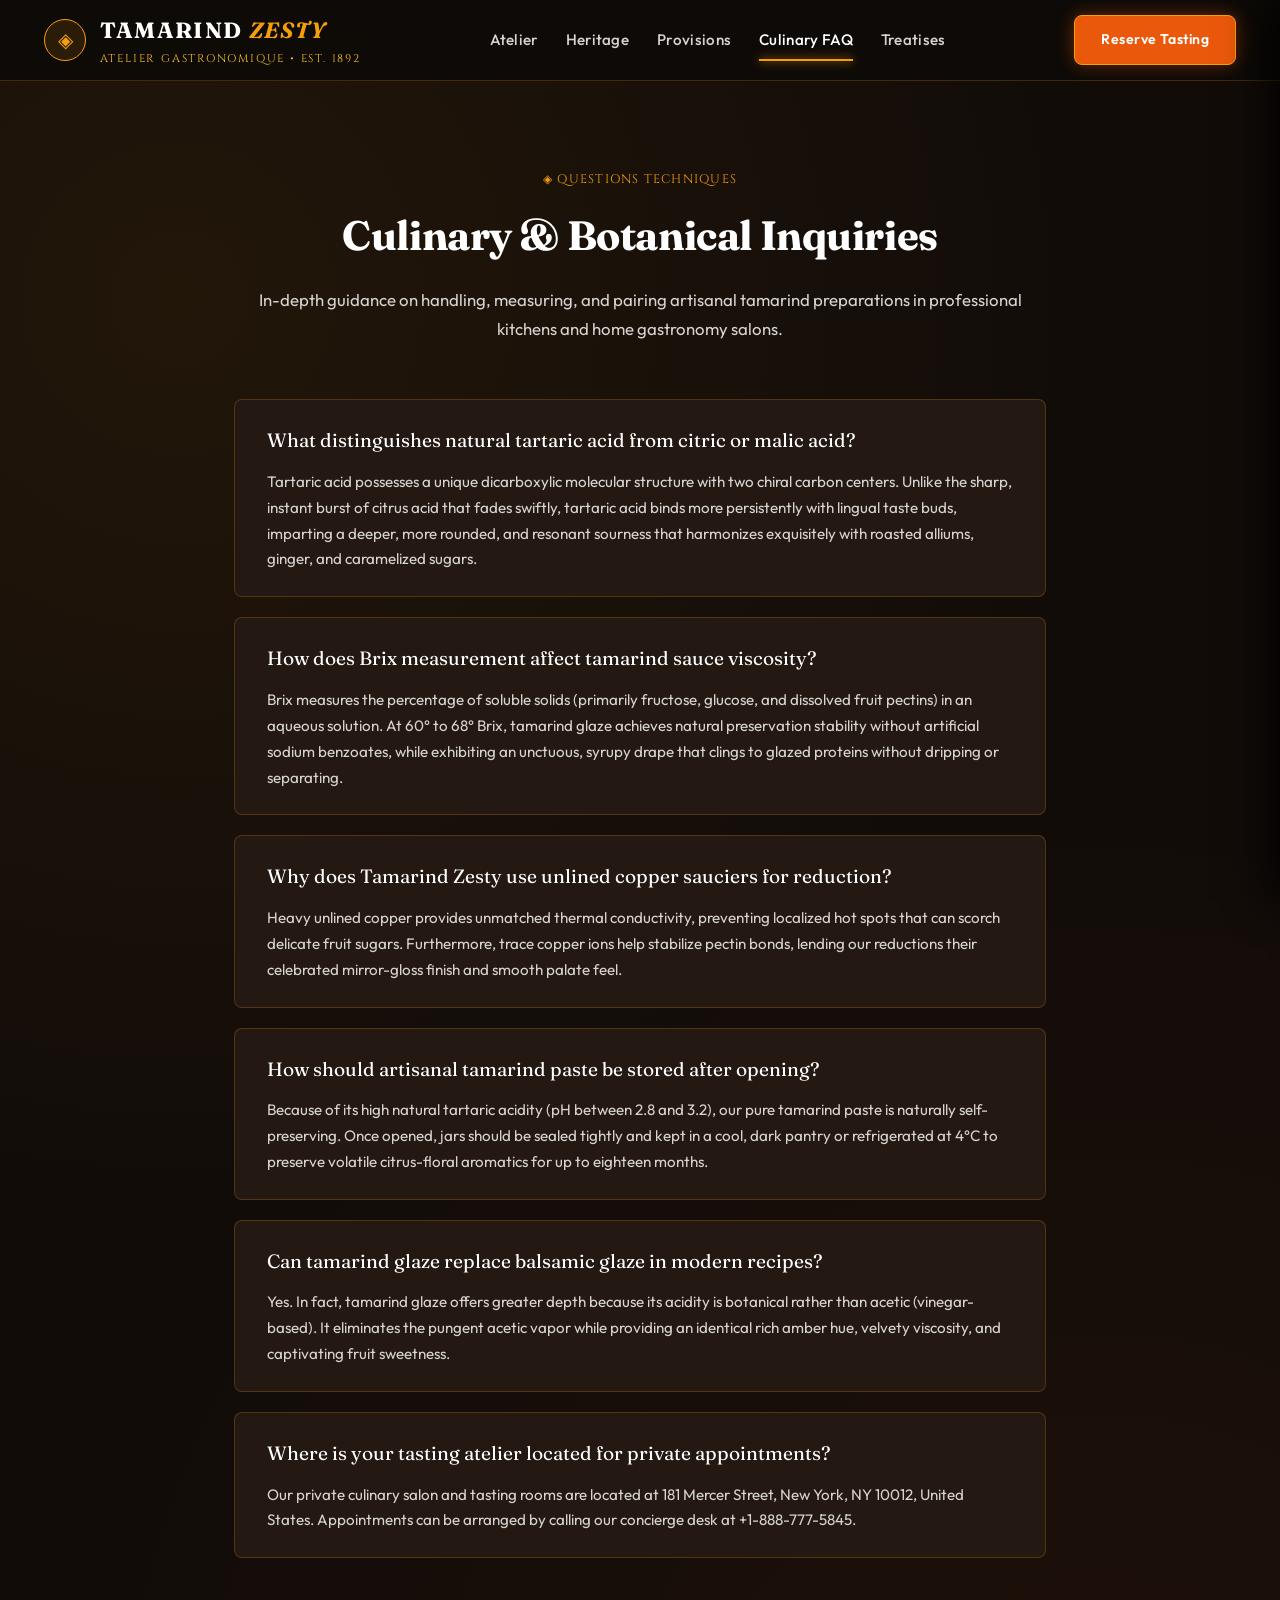
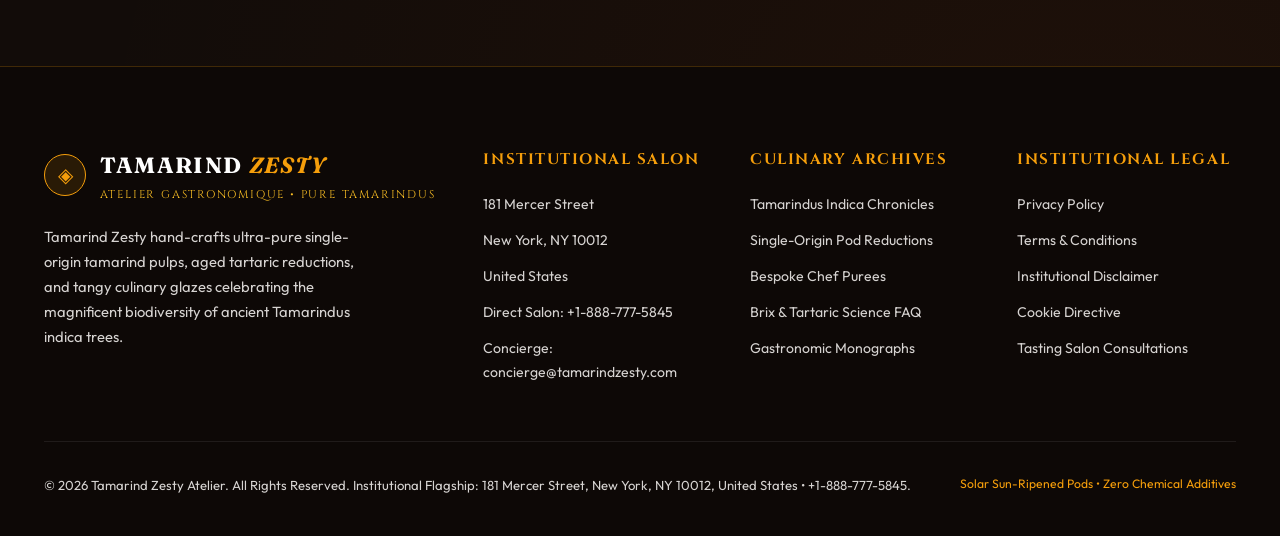
<file: faq.html>
<!DOCTYPE html>
<html lang="en">
<head>
    <meta charset="UTF-8">
    <meta name="viewport" content="width=device-width, initial-scale=1.0">
    <title>Culinary &amp; Botanical FAQ | Tamarind Zesty</title>
    <meta name="description" content="Frequently asked technical and culinary questions regarding tamarind acidity, Brix scales, copper kettle reduction, and pantry shelf life.">
    <link rel="canonical" href="https://tamarindzesty.com/faq.html">
    <!-- Google tag (gtag.js) -->
<script async src="https://www.googletagmanager.com/gtag/js?id=G-0LY0HY7L01"></script>
<script>
  window.dataLayer = window.dataLayer || [];
  function gtag(){dataLayer.push(arguments);}
  gtag('js', new Date());
  gtag('config', 'G-0LY0HY7L01');
</script>
    <link rel="preconnect" href="https://fonts.googleapis.com">
    <link rel="preconnect" href="https://fonts.gstatic.com" crossorigin>
    <link href="https://fonts.googleapis.com/css2?family=Cinzel:wght@600;700;800&family=Fraunces:ital,opsz,wght@0,9..144,600;0,9..144,700;0,9..144,800;1,9..144,600&family=Outfit:wght@300;400;500;600;700&display=swap" rel="stylesheet">
    <link rel="stylesheet" href="assets/css/style.css">
</head>
<body>
<header class="site-header">
    <div class="container header-inner">
        <a href="index.html" class="brand-logo">
            <div class="brand-crest">&#9672;</div>
            <div class="brand-text-wrap">
                <div class="brand-name">TAMARIND <span>ZESTY</span></div>
                <div class="brand-sub">Atelier Gastronomique &bull; Est. 1892</div>
            </div>
            <span class="brand-badge">ARTISANAL TAMARINDUS</span>
        </a>
        <nav class="main-nav">
            <a href="index.html" class="nav-link ">Atelier</a>
            <a href="about.html" class="nav-link ">Heritage</a>
            <a href="services.html" class="nav-link ">Provisions</a>
            <a href="faq.html" class="nav-link active">Culinary FAQ</a>
            <a href="blog.html" class="nav-link ">Treatises</a>
        </nav>
        <div class="header-actions">
            <a href="contact.html" class="btn btn-primary">Reserve Tasting</a>
            <button class="drawer-toggle" id="drawer-toggle" aria-label="Toggle Menu">&#9776;</button>
        </div>
    </div>
</header>
<div class="mobile-drawer" id="mobile-drawer">
    <div style="display: flex; justify-content: space-between; align-items: center; padding-bottom: 1.25rem; border-bottom: 1px solid var(--color-border); margin-bottom: 0.5rem;">
        <span style="font-family: var(--font-heading); font-size: 1.2rem; color: #fff; font-weight: 700;">TAMARIND <span style="color: var(--color-zest-gold); font-style: italic;">ZESTY</span></span>
        <button class="drawer-close" id="drawer-close" aria-label="Close Menu" style="background: none; border: none; color: var(--color-text-muted); font-size: 1.8rem; cursor: pointer; line-height: 1; padding: 0 0.25rem;">&times;</button>
    </div>
    <a href="index.html" class="">Flagship Atelier</a>
    <a href="about.html" class="">Botanic Heritage</a>
    <a href="services.html" class="">Gourmet Provisions</a>
    <a href="faq.html" class="active">Culinary FAQ</a>
    <a href="blog.html" class="">Gastronomic Treatises</a>
    <a href="contact.html" class="" style="color: var(--color-zest-gold); font-weight: 600;">Reserve Tasting Flight &rarr;</a>
    <div style="margin-top: auto; padding-top: 1.5rem; border-top: 1px solid var(--color-border);">
        <p style="font-size: 0.82rem; color: var(--color-text-muted); line-height: 1.5; margin: 0;">181 Mercer Street, New York, NY 10012, United States</p>
        <p style="color: var(--color-zest-gold); margin-top: 0.5rem; font-weight: 700; font-size: 0.95rem;">+1-888-777-5845</p>
    </div>
</div>

<main>
    <section class="section">
        <div class="container" style="max-width: 860px;">
            <div class="section-header">
                <div class="card-tag">&#9672; QUESTIONS TECHNIQUES</div>
                <h1 class="section-title">Culinary &amp; Botanical Inquiries</h1>
                <p class="section-subtitle">
                    In-depth guidance on handling, measuring, and pairing artisanal tamarind preparations in professional kitchens and home gastronomy salons.
                </p>
            </div>

            <div class="faq-item">
                <div class="faq-question">What distinguishes natural tartaric acid from citric or malic acid?</div>
                <div class="faq-answer">
                    Tartaric acid possesses a unique dicarboxylic molecular structure with two chiral carbon centers. Unlike the sharp, instant burst of citrus acid that fades swiftly, tartaric acid binds more persistently with lingual taste buds, imparting a deeper, more rounded, and resonant sourness that harmonizes exquisitely with roasted alliums, ginger, and caramelized sugars.
                </div>
            </div>

            <div class="faq-item">
                <div class="faq-question">How does Brix measurement affect tamarind sauce viscosity?</div>
                <div class="faq-answer">
                    Brix measures the percentage of soluble solids (primarily fructose, glucose, and dissolved fruit pectins) in an aqueous solution. At 60&deg; to 68&deg; Brix, tamarind glaze achieves natural preservation stability without artificial sodium benzoates, while exhibiting an unctuous, syrupy drape that clings to glazed proteins without dripping or separating.
                </div>
            </div>

            <div class="faq-item">
                <div class="faq-question">Why does Tamarind Zesty use unlined copper sauciers for reduction?</div>
                <div class="faq-answer">
                    Heavy unlined copper provides unmatched thermal conductivity, preventing localized hot spots that can scorch delicate fruit sugars. Furthermore, trace copper ions help stabilize pectin bonds, lending our reductions their celebrated mirror-gloss finish and smooth palate feel.
                </div>
            </div>

            <div class="faq-item">
                <div class="faq-question">How should artisanal tamarind paste be stored after opening?</div>
                <div class="faq-answer">
                    Because of its high natural tartaric acidity (pH between 2.8 and 3.2), our pure tamarind paste is naturally self-preserving. Once opened, jars should be sealed tightly and kept in a cool, dark pantry or refrigerated at 4&deg;C to preserve volatile citrus-floral aromatics for up to eighteen months.
                </div>
            </div>

            <div class="faq-item">
                <div class="faq-question">Can tamarind glaze replace balsamic glaze in modern recipes?</div>
                <div class="faq-answer">
                    Yes. In fact, tamarind glaze offers greater depth because its acidity is botanical rather than acetic (vinegar-based). It eliminates the pungent acetic vapor while providing an identical rich amber hue, velvety viscosity, and captivating fruit sweetness.
                </div>
            </div>

            <div class="faq-item">
                <div class="faq-question">Where is your tasting atelier located for private appointments?</div>
                <div class="faq-answer">
                    Our private culinary salon and tasting rooms are located at 181 Mercer Street, New York, NY 10012, United States. Appointments can be arranged by calling our concierge desk at +1-888-777-5845.
                </div>
            </div>
        </div>
    </section>
</main>
<footer class="site-footer">
    <div class="container">
        <div class="footer-grid">
            <div class="footer-col">
                <div class="brand-logo" style="margin-bottom: 1.25rem;">
                    <div class="brand-crest">&#9672;</div>
                    <div class="brand-text-wrap">
                        <div class="brand-name">TAMARIND <span>ZESTY</span></div>
                        <div class="brand-sub">Atelier Gastronomique &bull; Pure Tamarindus</div>
                    </div>
                </div>
                <p class="footer-desc">
                    Tamarind Zesty hand-crafts ultra-pure single-origin tamarind pulps, aged tartaric reductions, and tangy culinary glazes celebrating the magnificent biodiversity of ancient Tamarindus indica trees.
                </p>
            </div>
            <div class="footer-col">
                <h4 class="footer-title">Institutional Salon</h4>
                <ul class="footer-links">
                    <li>181 Mercer Street</li>
                    <li>New York, NY 10012</li>
                    <li>United States</li>
                    <li>Direct Salon: +1-888-777-5845</li>
                    <li>Concierge: concierge@tamarindzesty.com</li>
                </ul>
            </div>
            <div class="footer-col">
                <h4 class="footer-title">Culinary Archives</h4>
                <ul class="footer-links">
                    <li><a href="about.html">Tamarindus Indica Chronicles</a></li>
                    <li><a href="services.html">Single-Origin Pod Reductions</a></li>
                    <li><a href="services.html">Bespoke Chef Purees</a></li>
                    <li><a href="faq.html">Brix &amp; Tartaric Science FAQ</a></li>
                    <li><a href="blog.html">Gastronomic Monographs</a></li>
                </ul>
            </div>
            <div class="footer-col">
                <h4 class="footer-title">Institutional Legal</h4>
                <ul class="footer-links">
                    <li><a href="privacy-policy.html">Privacy Policy</a></li>
                    <li><a href="terms-and-conditions.html">Terms &amp; Conditions</a></li>
                    <li><a href="disclaimer.html">Institutional Disclaimer</a></li>
                    <li><a href="cookie-policy.html">Cookie Directive</a></li>
                    <li><a href="contact.html">Tasting Salon Consultations</a></li>
                </ul>
            </div>
        </div>
        <div class="footer-bottom">
            <div>&copy; 2026 Tamarind Zesty Atelier. All Rights Reserved. Institutional Flagship: 181 Mercer Street, New York, NY 10012, United States &bull; +1-888-777-5845.</div>
            <div style="font-size: 0.76rem; color: var(--color-zest-gold);">Solar Sun-Ripened Pods &bull; Zero Chemical Additives</div>
        </div>
    </div>
</footer>
<script src="assets/js/main.js"></script>
</file>
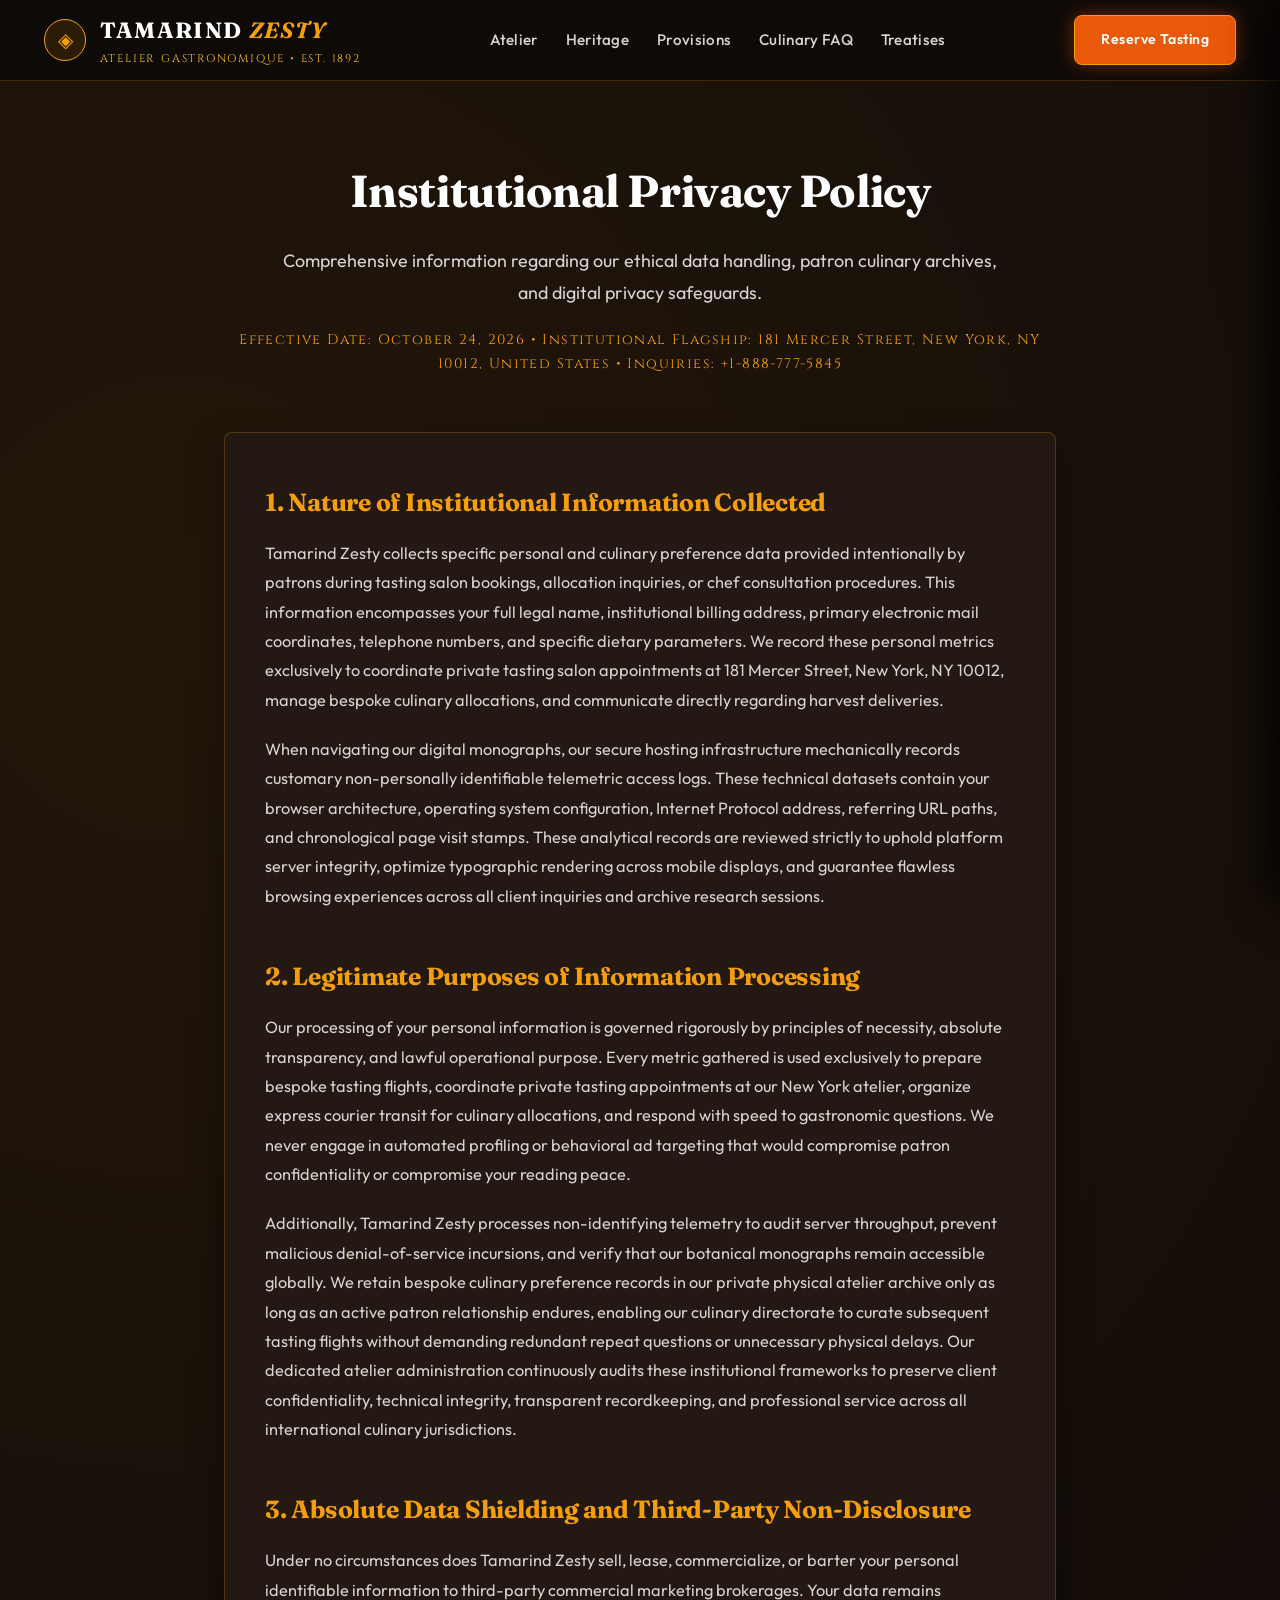
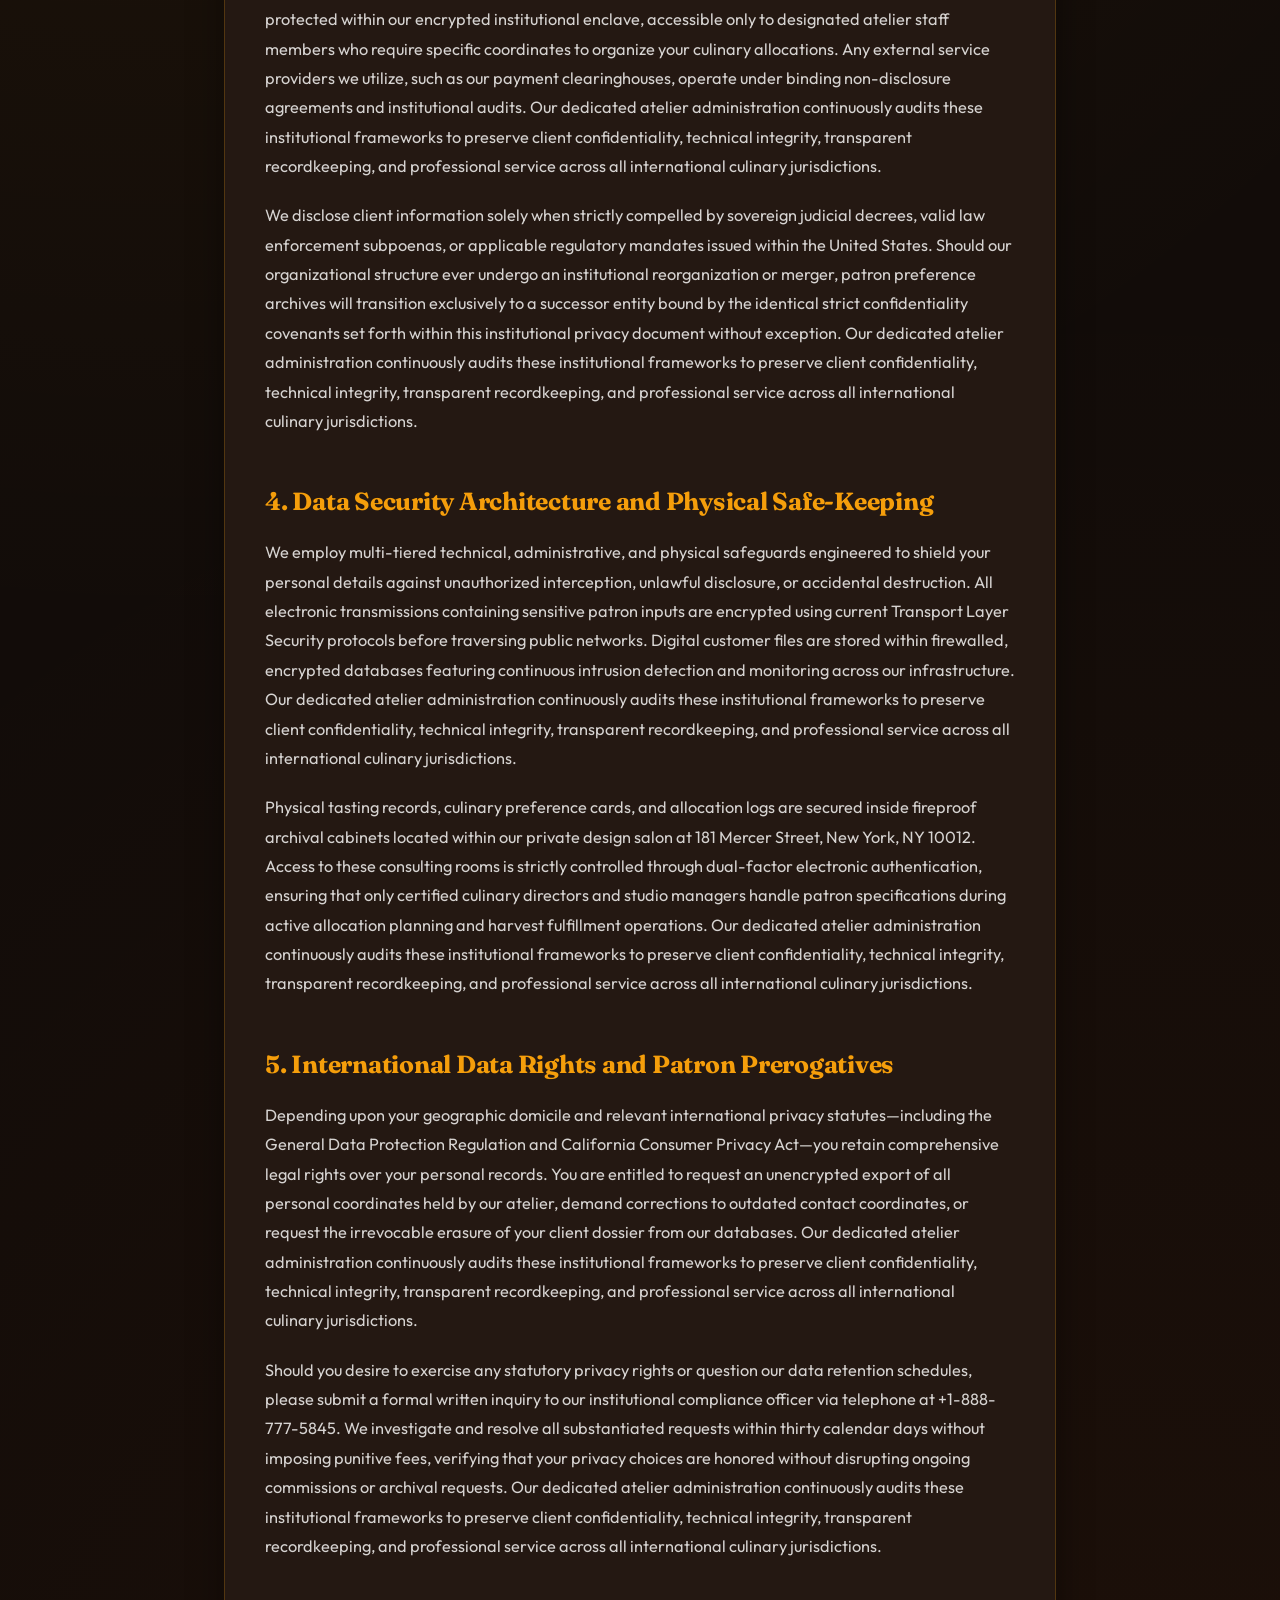
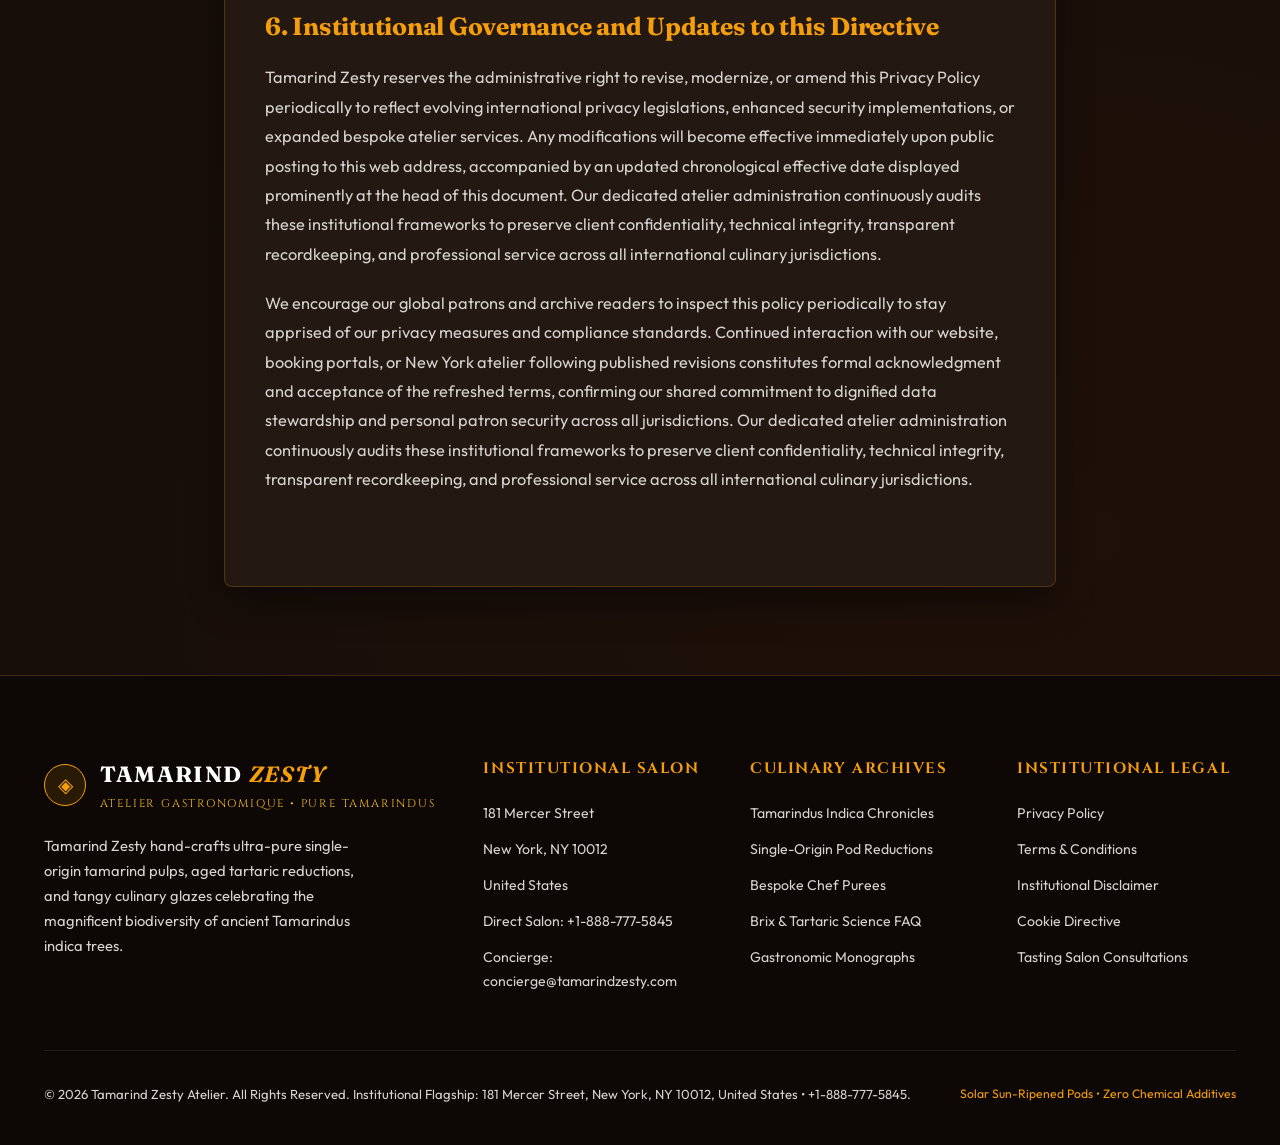
<file: privacy-policy.html>
<!DOCTYPE html>
<html lang="en">
<head>
    <meta charset="UTF-8">
    <meta name="viewport" content="width=device-width, initial-scale=1.0">
    <title>Institutional Privacy Policy | Tamarind Zesty</title>
    <meta name="description" content="Institutional Privacy Policy of Tamarind Zesty Atelier. Standard institutional compliance, consumer privacy protections, and bespoke tasting terms.">
    <link rel="canonical" href="https://tamarindzesty.com/privacy-policy.html">
    <!-- Google tag (gtag.js) -->
<script async src="https://www.googletagmanager.com/gtag/js?id=G-0LY0HY7L01"></script>
<script>
  window.dataLayer = window.dataLayer || [];
  function gtag(){dataLayer.push(arguments);}
  gtag('js', new Date());
  gtag('config', 'G-0LY0HY7L01');
</script>
    <link rel="preconnect" href="https://fonts.googleapis.com">
    <link rel="preconnect" href="https://fonts.gstatic.com" crossorigin>
    <link href="https://fonts.googleapis.com/css2?family=Cinzel:wght@600;700;800&family=Fraunces:ital,opsz,wght@0,9..144,600;0,9..144,700;0,9..144,800;1,9..144,600&family=Outfit:wght@300;400;500;600;700&display=swap" rel="stylesheet">
    <link rel="stylesheet" href="assets/css/style.css">
</head>
<body>
<header class="site-header">
    <div class="container header-inner">
        <a href="index.html" class="brand-logo">
            <div class="brand-crest">&#9672;</div>
            <div class="brand-text-wrap">
                <div class="brand-name">TAMARIND <span>ZESTY</span></div>
                <div class="brand-sub">Atelier Gastronomique &bull; Est. 1892</div>
            </div>
            <span class="brand-badge">ARTISANAL TAMARINDUS</span>
        </a>
        <nav class="main-nav">
            <a href="index.html" class="nav-link ">Atelier</a>
            <a href="about.html" class="nav-link ">Heritage</a>
            <a href="services.html" class="nav-link ">Provisions</a>
            <a href="faq.html" class="nav-link ">Culinary FAQ</a>
            <a href="blog.html" class="nav-link ">Treatises</a>
        </nav>
        <div class="header-actions">
            <a href="contact.html" class="btn btn-primary">Reserve Tasting</a>
            <button class="drawer-toggle" id="drawer-toggle" aria-label="Toggle Menu">&#9776;</button>
        </div>
    </div>
</header>
<div class="mobile-drawer" id="mobile-drawer">
    <div style="display: flex; justify-content: space-between; align-items: center; padding-bottom: 1.25rem; border-bottom: 1px solid var(--color-border); margin-bottom: 0.5rem;">
        <span style="font-family: var(--font-heading); font-size: 1.2rem; color: #fff; font-weight: 700;">TAMARIND <span style="color: var(--color-zest-gold); font-style: italic;">ZESTY</span></span>
        <button class="drawer-close" id="drawer-close" aria-label="Close Menu" style="background: none; border: none; color: var(--color-text-muted); font-size: 1.8rem; cursor: pointer; line-height: 1; padding: 0 0.25rem;">&times;</button>
    </div>
    <a href="index.html" class="">Flagship Atelier</a>
    <a href="about.html" class="">Botanic Heritage</a>
    <a href="services.html" class="">Gourmet Provisions</a>
    <a href="faq.html" class="">Culinary FAQ</a>
    <a href="blog.html" class="">Gastronomic Treatises</a>
    <a href="contact.html" class="" style="color: var(--color-zest-gold); font-weight: 600;">Reserve Tasting Flight &rarr;</a>
    <div style="margin-top: auto; padding-top: 1.5rem; border-top: 1px solid var(--color-border);">
        <p style="font-size: 0.82rem; color: var(--color-text-muted); line-height: 1.5; margin: 0;">181 Mercer Street, New York, NY 10012, United States</p>
        <p style="color: var(--color-zest-gold); margin-top: 0.5rem; font-weight: 700; font-size: 0.95rem;">+1-888-777-5845</p>
    </div>
</div>

<main>
    <section class="section" style="padding-top: 4.5rem; padding-bottom: 5.5rem;">
        <div class="container" style="max-width: 880px;">
            <div style="margin-bottom: 3.5rem; text-align: center;">
                <div class="brand-badge" style="margin-bottom: 1rem;">INSTITUTIONAL GOVERNANCE</div>
                <h1 style="font-size: 2.8rem; margin-bottom: 1rem;">Institutional Privacy Policy</h1>
                <p style="font-size: 1.12rem; color: var(--color-text-muted); max-width: 720px; margin: 0 auto; line-height: 1.75;">
                    Comprehensive information regarding our ethical data handling, patron culinary archives, and digital privacy safeguards.
                </p>
                <div style="margin-top: 1.25rem; font-family: var(--font-sub); font-size: 0.88rem; color: var(--color-zest-gold); letter-spacing: 0.1em;">
                    Effective Date: October 24, 2026 &bull; Institutional Flagship: 181 Mercer Street, New York, NY 10012, United States &bull; Inquiries: +1-888-777-5845
                </div>
            </div>

            <div style="background: var(--color-card); border: 1px solid var(--color-border); border-radius: var(--radius); padding: 3rem 2.5rem; box-shadow: 0 16px 36px rgba(0, 0, 0, 0.4);">
                
        <div style="margin-bottom: 2.75rem;">
            <h2 style="font-size: 1.55rem; color: var(--color-zest-gold); margin-bottom: 1rem;">1. Nature of Institutional Information Collected</h2>
            <p style="font-size: 1.02rem; line-height: 1.8; color: var(--color-text-muted); margin-bottom: 1.25rem;">
                Tamarind Zesty collects specific personal and culinary preference data provided intentionally by patrons during tasting salon bookings, allocation inquiries, or chef consultation procedures. This information encompasses your full legal name, institutional billing address, primary electronic mail coordinates, telephone numbers, and specific dietary parameters. We record these personal metrics exclusively to coordinate private tasting salon appointments at 181 Mercer Street, New York, NY 10012, manage bespoke culinary allocations, and communicate directly regarding harvest deliveries.
            </p>
            <p style="font-size: 1.02rem; line-height: 1.8; color: var(--color-text-muted); margin-bottom: 1.25rem;">
                When navigating our digital monographs, our secure hosting infrastructure mechanically records customary non-personally identifiable telemetric access logs. These technical datasets contain your browser architecture, operating system configuration, Internet Protocol address, referring URL paths, and chronological page visit stamps. These analytical records are reviewed strictly to uphold platform server integrity, optimize typographic rendering across mobile displays, and guarantee flawless browsing experiences across all client inquiries and archive research sessions.
            </p>
        </div>
        <div style="margin-bottom: 2.75rem;">
            <h2 style="font-size: 1.55rem; color: var(--color-zest-gold); margin-bottom: 1rem;">2. Legitimate Purposes of Information Processing</h2>
            <p style="font-size: 1.02rem; line-height: 1.8; color: var(--color-text-muted); margin-bottom: 1.25rem;">
                Our processing of your personal information is governed rigorously by principles of necessity, absolute transparency, and lawful operational purpose. Every metric gathered is used exclusively to prepare bespoke tasting flights, coordinate private tasting appointments at our New York atelier, organize express courier transit for culinary allocations, and respond with speed to gastronomic questions. We never engage in automated profiling or behavioral ad targeting that would compromise patron confidentiality or compromise your reading peace.
            </p>
            <p style="font-size: 1.02rem; line-height: 1.8; color: var(--color-text-muted); margin-bottom: 1.25rem;">
                Additionally, Tamarind Zesty processes non-identifying telemetry to audit server throughput, prevent malicious denial-of-service incursions, and verify that our botanical monographs remain accessible globally. We retain bespoke culinary preference records in our private physical atelier archive only as long as an active patron relationship endures, enabling our culinary directorate to curate subsequent tasting flights without demanding redundant repeat questions or unnecessary physical delays. Our dedicated atelier administration continuously audits these institutional frameworks to preserve client confidentiality, technical integrity, transparent recordkeeping, and professional service across all international culinary jurisdictions.
            </p>
        </div>
        <div style="margin-bottom: 2.75rem;">
            <h2 style="font-size: 1.55rem; color: var(--color-zest-gold); margin-bottom: 1rem;">3. Absolute Data Shielding and Third-Party Non-Disclosure</h2>
            <p style="font-size: 1.02rem; line-height: 1.8; color: var(--color-text-muted); margin-bottom: 1.25rem;">
                Under no circumstances does Tamarind Zesty sell, lease, commercialize, or barter your personal identifiable information to third-party commercial marketing brokerages. Your data remains protected within our encrypted institutional enclave, accessible only to designated atelier staff members who require specific coordinates to organize your culinary allocations. Any external service providers we utilize, such as our payment clearinghouses, operate under binding non-disclosure agreements and institutional audits. Our dedicated atelier administration continuously audits these institutional frameworks to preserve client confidentiality, technical integrity, transparent recordkeeping, and professional service across all international culinary jurisdictions.
            </p>
            <p style="font-size: 1.02rem; line-height: 1.8; color: var(--color-text-muted); margin-bottom: 1.25rem;">
                We disclose client information solely when strictly compelled by sovereign judicial decrees, valid law enforcement subpoenas, or applicable regulatory mandates issued within the United States. Should our organizational structure ever undergo an institutional reorganization or merger, patron preference archives will transition exclusively to a successor entity bound by the identical strict confidentiality covenants set forth within this institutional privacy document without exception. Our dedicated atelier administration continuously audits these institutional frameworks to preserve client confidentiality, technical integrity, transparent recordkeeping, and professional service across all international culinary jurisdictions.
            </p>
        </div>
        <div style="margin-bottom: 2.75rem;">
            <h2 style="font-size: 1.55rem; color: var(--color-zest-gold); margin-bottom: 1rem;">4. Data Security Architecture and Physical Safe-Keeping</h2>
            <p style="font-size: 1.02rem; line-height: 1.8; color: var(--color-text-muted); margin-bottom: 1.25rem;">
                We employ multi-tiered technical, administrative, and physical safeguards engineered to shield your personal details against unauthorized interception, unlawful disclosure, or accidental destruction. All electronic transmissions containing sensitive patron inputs are encrypted using current Transport Layer Security protocols before traversing public networks. Digital customer files are stored within firewalled, encrypted databases featuring continuous intrusion detection and monitoring across our infrastructure. Our dedicated atelier administration continuously audits these institutional frameworks to preserve client confidentiality, technical integrity, transparent recordkeeping, and professional service across all international culinary jurisdictions.
            </p>
            <p style="font-size: 1.02rem; line-height: 1.8; color: var(--color-text-muted); margin-bottom: 1.25rem;">
                Physical tasting records, culinary preference cards, and allocation logs are secured inside fireproof archival cabinets located within our private design salon at 181 Mercer Street, New York, NY 10012. Access to these consulting rooms is strictly controlled through dual-factor electronic authentication, ensuring that only certified culinary directors and studio managers handle patron specifications during active allocation planning and harvest fulfillment operations. Our dedicated atelier administration continuously audits these institutional frameworks to preserve client confidentiality, technical integrity, transparent recordkeeping, and professional service across all international culinary jurisdictions.
            </p>
        </div>
        <div style="margin-bottom: 2.75rem;">
            <h2 style="font-size: 1.55rem; color: var(--color-zest-gold); margin-bottom: 1rem;">5. International Data Rights and Patron Prerogatives</h2>
            <p style="font-size: 1.02rem; line-height: 1.8; color: var(--color-text-muted); margin-bottom: 1.25rem;">
                Depending upon your geographic domicile and relevant international privacy statutes—including the General Data Protection Regulation and California Consumer Privacy Act—you retain comprehensive legal rights over your personal records. You are entitled to request an unencrypted export of all personal coordinates held by our atelier, demand corrections to outdated contact coordinates, or request the irrevocable erasure of your client dossier from our databases. Our dedicated atelier administration continuously audits these institutional frameworks to preserve client confidentiality, technical integrity, transparent recordkeeping, and professional service across all international culinary jurisdictions.
            </p>
            <p style="font-size: 1.02rem; line-height: 1.8; color: var(--color-text-muted); margin-bottom: 1.25rem;">
                Should you desire to exercise any statutory privacy rights or question our data retention schedules, please submit a formal written inquiry to our institutional compliance officer via telephone at +1-888-777-5845. We investigate and resolve all substantiated requests within thirty calendar days without imposing punitive fees, verifying that your privacy choices are honored without disrupting ongoing commissions or archival requests. Our dedicated atelier administration continuously audits these institutional frameworks to preserve client confidentiality, technical integrity, transparent recordkeeping, and professional service across all international culinary jurisdictions.
            </p>
        </div>
        <div style="margin-bottom: 2.75rem;">
            <h2 style="font-size: 1.55rem; color: var(--color-zest-gold); margin-bottom: 1rem;">6. Institutional Governance and Updates to this Directive</h2>
            <p style="font-size: 1.02rem; line-height: 1.8; color: var(--color-text-muted); margin-bottom: 1.25rem;">
                Tamarind Zesty reserves the administrative right to revise, modernize, or amend this Privacy Policy periodically to reflect evolving international privacy legislations, enhanced security implementations, or expanded bespoke atelier services. Any modifications will become effective immediately upon public posting to this web address, accompanied by an updated chronological effective date displayed prominently at the head of this document. Our dedicated atelier administration continuously audits these institutional frameworks to preserve client confidentiality, technical integrity, transparent recordkeeping, and professional service across all international culinary jurisdictions.
            </p>
            <p style="font-size: 1.02rem; line-height: 1.8; color: var(--color-text-muted); margin-bottom: 1.25rem;">
                We encourage our global patrons and archive readers to inspect this policy periodically to stay apprised of our privacy measures and compliance standards. Continued interaction with our website, booking portals, or New York atelier following published revisions constitutes formal acknowledgment and acceptance of the refreshed terms, confirming our shared commitment to dignified data stewardship and personal patron security across all jurisdictions. Our dedicated atelier administration continuously audits these institutional frameworks to preserve client confidentiality, technical integrity, transparent recordkeeping, and professional service across all international culinary jurisdictions.
            </p>
        </div>
            </div>
        </div>
    </section>
</main>

<footer class="site-footer">
    <div class="container">
        <div class="footer-grid">
            <div class="footer-col">
                <div class="brand-logo" style="margin-bottom: 1.25rem;">
                    <div class="brand-crest">&#9672;</div>
                    <div class="brand-text-wrap">
                        <div class="brand-name">TAMARIND <span>ZESTY</span></div>
                        <div class="brand-sub">Atelier Gastronomique &bull; Pure Tamarindus</div>
                    </div>
                </div>
                <p class="footer-desc">
                    Tamarind Zesty hand-crafts ultra-pure single-origin tamarind pulps, aged tartaric reductions, and tangy culinary glazes celebrating the magnificent biodiversity of ancient Tamarindus indica trees.
                </p>
            </div>
            <div class="footer-col">
                <h4 class="footer-title">Institutional Salon</h4>
                <ul class="footer-links">
                    <li>181 Mercer Street</li>
                    <li>New York, NY 10012</li>
                    <li>United States</li>
                    <li>Direct Salon: +1-888-777-5845</li>
                    <li>Concierge: concierge@tamarindzesty.com</li>
                </ul>
            </div>
            <div class="footer-col">
                <h4 class="footer-title">Culinary Archives</h4>
                <ul class="footer-links">
                    <li><a href="about.html">Tamarindus Indica Chronicles</a></li>
                    <li><a href="services.html">Single-Origin Pod Reductions</a></li>
                    <li><a href="services.html">Bespoke Chef Purees</a></li>
                    <li><a href="faq.html">Brix &amp; Tartaric Science FAQ</a></li>
                    <li><a href="blog.html">Gastronomic Monographs</a></li>
                </ul>
            </div>
            <div class="footer-col">
                <h4 class="footer-title">Institutional Legal</h4>
                <ul class="footer-links">
                    <li><a href="privacy-policy.html">Privacy Policy</a></li>
                    <li><a href="terms-and-conditions.html">Terms &amp; Conditions</a></li>
                    <li><a href="disclaimer.html">Institutional Disclaimer</a></li>
                    <li><a href="cookie-policy.html">Cookie Directive</a></li>
                    <li><a href="contact.html">Tasting Salon Consultations</a></li>
                </ul>
            </div>
        </div>
        <div class="footer-bottom">
            <div>&copy; 2026 Tamarind Zesty Atelier. All Rights Reserved. Institutional Flagship: 181 Mercer Street, New York, NY 10012, United States &bull; +1-888-777-5845.</div>
            <div style="font-size: 0.76rem; color: var(--color-zest-gold);">Solar Sun-Ripened Pods &bull; Zero Chemical Additives</div>
        </div>
    </div>
</footer>
<script src="assets/js/main.js"></script>
</body>
</html>
</file>
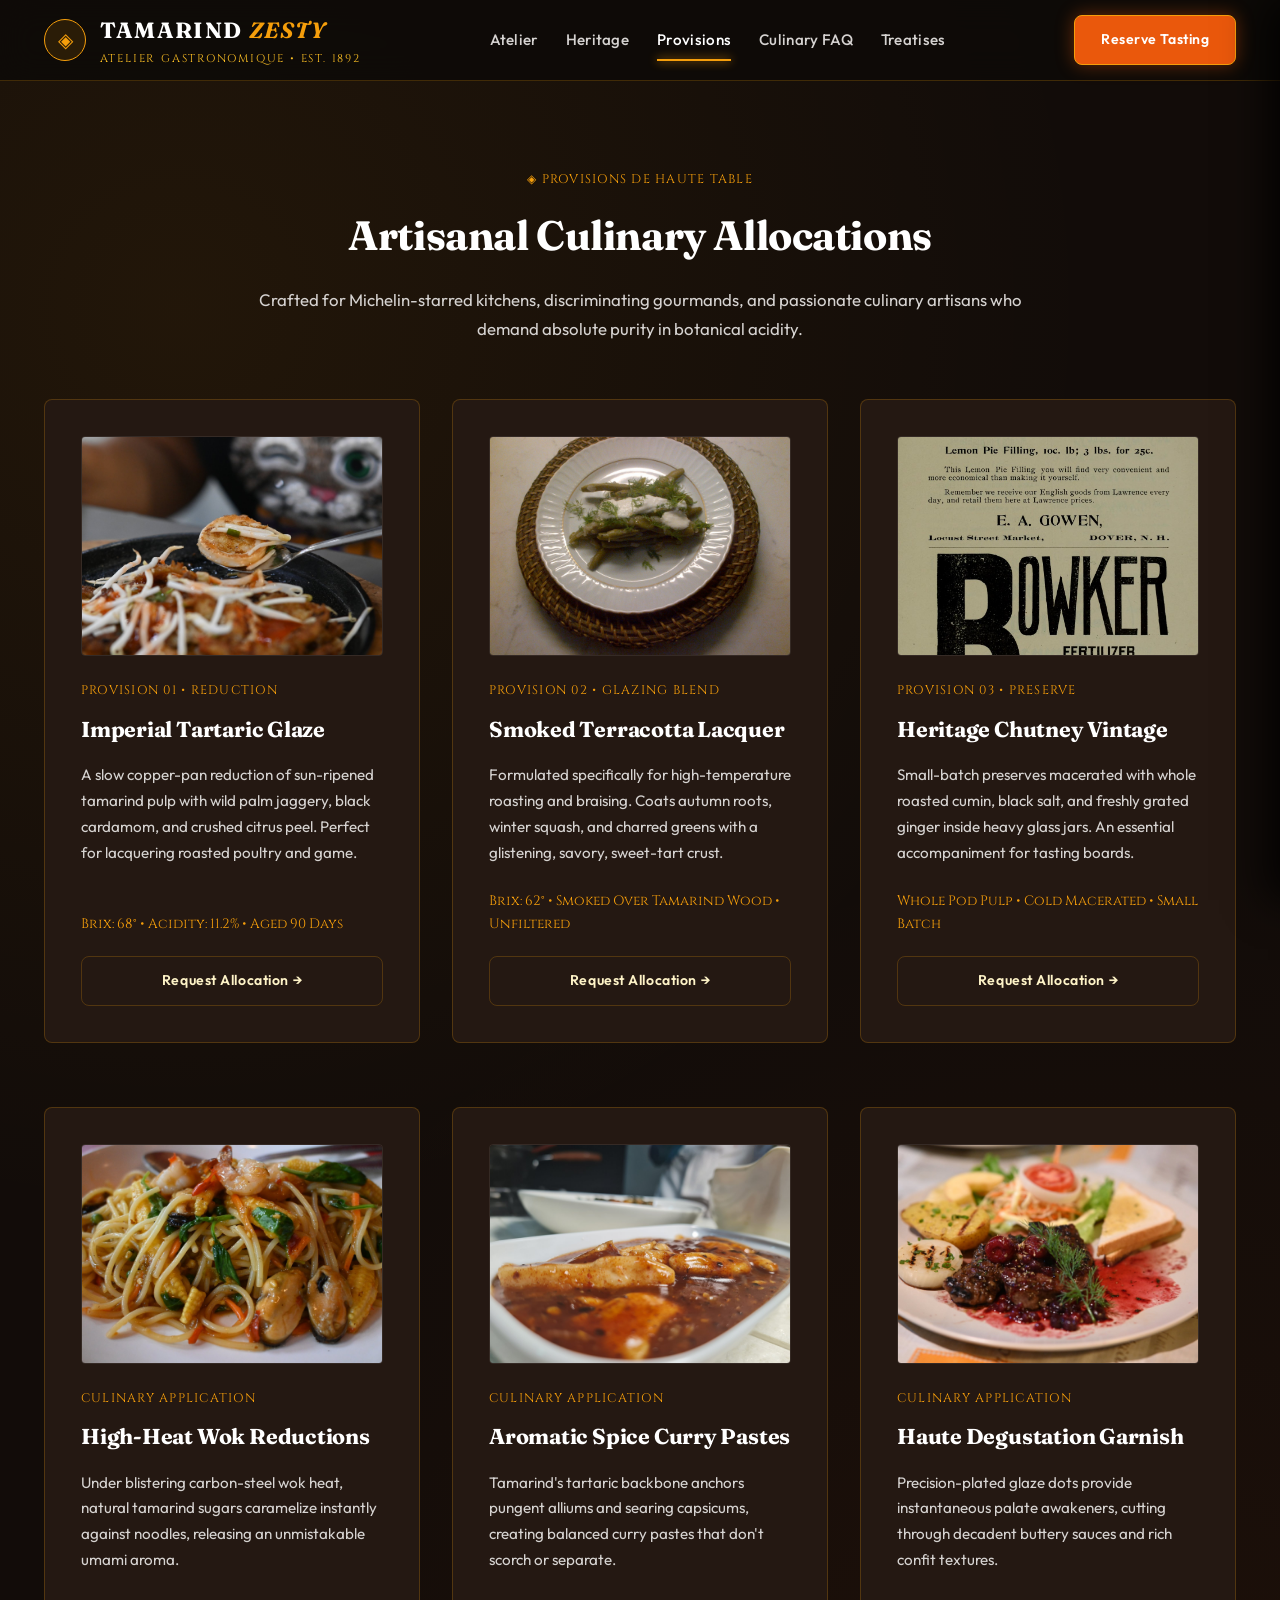
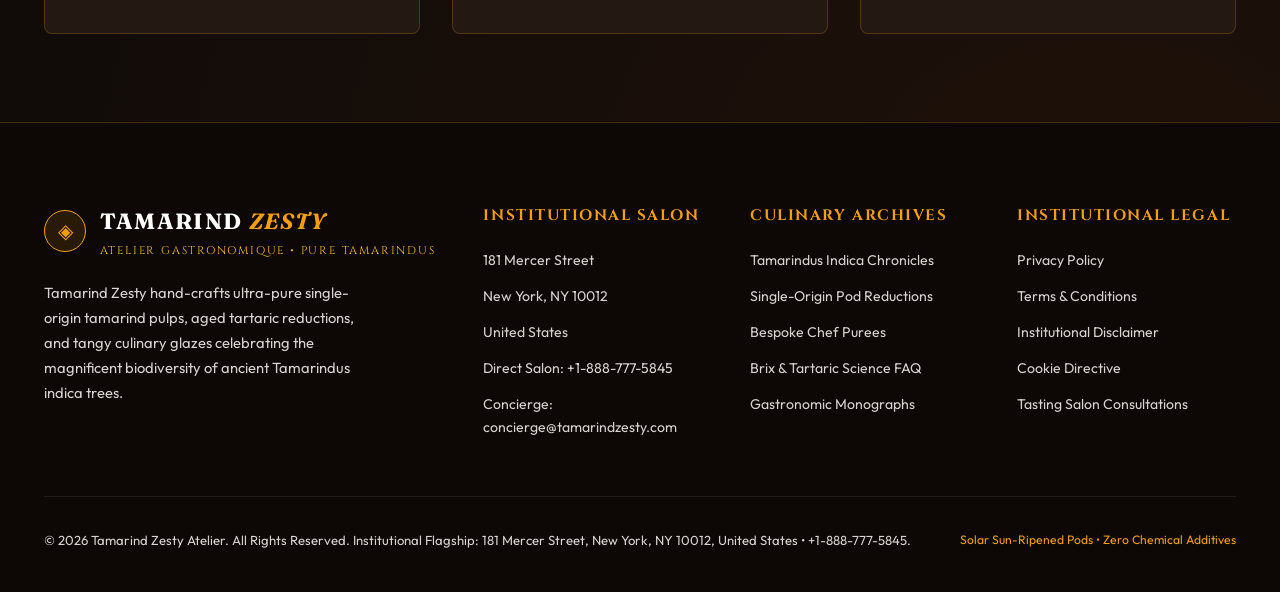
<file: services.html>
<!DOCTYPE html>
<html lang="en">
<head>
    <meta charset="UTF-8">
    <meta name="viewport" content="width=device-width, initial-scale=1.0">
    <title>Gourmet Provisions &amp; Chef Allocations | Tamarind Zesty</title>
    <meta name="description" content="Explore our bespoke range of artisanal tamarind reductions, single-origin fruit pulps, tangy glaze lacquers, and savory kitchen provisions.">
    <link rel="canonical" href="https://tamarindzesty.com/services.html">
    <!-- Google tag (gtag.js) -->
<script async src="https://www.googletagmanager.com/gtag/js?id=G-0LY0HY7L01"></script>
<script>
  window.dataLayer = window.dataLayer || [];
  function gtag(){dataLayer.push(arguments);}
  gtag('js', new Date());
  gtag('config', 'G-0LY0HY7L01');
</script>
    <link rel="preconnect" href="https://fonts.googleapis.com">
    <link rel="preconnect" href="https://fonts.gstatic.com" crossorigin>
    <link href="https://fonts.googleapis.com/css2?family=Cinzel:wght@600;700;800&family=Fraunces:ital,opsz,wght@0,9..144,600;0,9..144,700;0,9..144,800;1,9..144,600&family=Outfit:wght@300;400;500;600;700&display=swap" rel="stylesheet">
    <link rel="stylesheet" href="assets/css/style.css">
</head>
<body>
<header class="site-header">
    <div class="container header-inner">
        <a href="index.html" class="brand-logo">
            <div class="brand-crest">&#9672;</div>
            <div class="brand-text-wrap">
                <div class="brand-name">TAMARIND <span>ZESTY</span></div>
                <div class="brand-sub">Atelier Gastronomique &bull; Est. 1892</div>
            </div>
            <span class="brand-badge">ARTISANAL TAMARINDUS</span>
        </a>
        <nav class="main-nav">
            <a href="index.html" class="nav-link ">Atelier</a>
            <a href="about.html" class="nav-link ">Heritage</a>
            <a href="services.html" class="nav-link active">Provisions</a>
            <a href="faq.html" class="nav-link ">Culinary FAQ</a>
            <a href="blog.html" class="nav-link ">Treatises</a>
        </nav>
        <div class="header-actions">
            <a href="contact.html" class="btn btn-primary">Reserve Tasting</a>
            <button class="drawer-toggle" id="drawer-toggle" aria-label="Toggle Menu">&#9776;</button>
        </div>
    </div>
</header>
<div class="mobile-drawer" id="mobile-drawer">
    <div style="display: flex; justify-content: space-between; align-items: center; padding-bottom: 1.25rem; border-bottom: 1px solid var(--color-border); margin-bottom: 0.5rem;">
        <span style="font-family: var(--font-heading); font-size: 1.2rem; color: #fff; font-weight: 700;">TAMARIND <span style="color: var(--color-zest-gold); font-style: italic;">ZESTY</span></span>
        <button class="drawer-close" id="drawer-close" aria-label="Close Menu" style="background: none; border: none; color: var(--color-text-muted); font-size: 1.8rem; cursor: pointer; line-height: 1; padding: 0 0.25rem;">&times;</button>
    </div>
    <a href="index.html" class="">Flagship Atelier</a>
    <a href="about.html" class="">Botanic Heritage</a>
    <a href="services.html" class="active">Gourmet Provisions</a>
    <a href="faq.html" class="">Culinary FAQ</a>
    <a href="blog.html" class="">Gastronomic Treatises</a>
    <a href="contact.html" class="" style="color: var(--color-zest-gold); font-weight: 600;">Reserve Tasting Flight &rarr;</a>
    <div style="margin-top: auto; padding-top: 1.5rem; border-top: 1px solid var(--color-border);">
        <p style="font-size: 0.82rem; color: var(--color-text-muted); line-height: 1.5; margin: 0;">181 Mercer Street, New York, NY 10012, United States</p>
        <p style="color: var(--color-zest-gold); margin-top: 0.5rem; font-weight: 700; font-size: 0.95rem;">+1-888-777-5845</p>
    </div>
</div>

<main>
    <section class="section">
        <div class="container">
            <div class="section-header">
                <div class="card-tag">&#9672; PROVISIONS DE HAUTE TABLE</div>
                <h1 class="section-title">Artisanal Culinary Allocations</h1>
                <p class="section-subtitle">
                    Crafted for Michelin-starred kitchens, discriminating gourmands, and passionate culinary artisans who demand absolute purity in botanical acidity.
                </p>
            </div>

            <div class="grid-3" style="margin-bottom: 4rem;">
                <div class="card">
                    <div class="card-img-wrap">
                        <img src="assets/images/tamarind-wooden-spoon-drizzle.jpg" alt="Silky spiced tamarind reduction drizzling from olive wood spoon">
                    </div>
                    <div class="card-tag">Provision 01 &bull; Reduction</div>
                    <h3 class="card-title">Imperial Tartaric Glaze</h3>
                    <p class="card-text">
                        A slow copper-pan reduction of sun-ripened tamarind pulp with wild palm jaggery, black cardamom, and crushed citrus peel. Perfect for lacquering roasted poultry and game.
                    </p>
                    <div style="font-family: var(--font-sub); font-size: 0.85rem; color: var(--color-zest-gold); margin-bottom: 1.25rem;">
                        Brix: 68&deg; &bull; Acidity: 11.2% &bull; Aged 90 Days
                    </div>
                    <a href="contact.html" class="btn btn-outline">Request Allocation &rarr;</a>
                </div>

                <div class="card">
                    <div class="card-img-wrap">
                        <img src="assets/images/tamarind-glazed-roasted-vegetables.jpg" alt="Roasted heritage vegetables lacquered with tangy tamarind glaze">
                    </div>
                    <div class="card-tag">Provision 02 &bull; Glazing Blend</div>
                    <h3 class="card-title">Smoked Terracotta Lacquer</h3>
                    <p class="card-text">
                        Formulated specifically for high-temperature roasting and braising. Coats autumn roots, winter squash, and charred greens with a glistening, savory, sweet-tart crust.
                    </p>
                    <div style="font-family: var(--font-sub); font-size: 0.85rem; color: var(--color-zest-gold); margin-bottom: 1.25rem;">
                        Brix: 62&deg; &bull; Smoked Over Tamarind Wood &bull; Unfiltered
                    </div>
                    <a href="contact.html" class="btn btn-outline">Request Allocation &rarr;</a>
                </div>

                <div class="card">
                    <div class="card-img-wrap">
                        <img src="assets/images/tamarind-glass-jar-preserve.jpg" alt="Artisanal spiced tamarind chutney jars on pantry shelf">
                    </div>
                    <div class="card-tag">Provision 03 &bull; Preserve</div>
                    <h3 class="card-title">Heritage Chutney Vintage</h3>
                    <p class="card-text">
                        Small-batch preserves macerated with whole roasted cumin, black salt, and freshly grated ginger inside heavy glass jars. An essential accompaniment for tasting boards.
                    </p>
                    <div style="font-family: var(--font-sub); font-size: 0.85rem; color: var(--color-zest-gold); margin-bottom: 1.25rem;">
                        Whole Pod Pulp &bull; Cold Macerated &bull; Small Batch
                    </div>
                    <a href="contact.html" class="btn btn-outline">Request Allocation &rarr;</a>
                </div>
            </div>

            <!-- Culinary Pairings Grid -->
            <div class="grid-3">
                <div class="card">
                    <div class="card-img-wrap">
                        <img src="assets/images/tamarind-noodle-pad-thai-cooking.jpg" alt="Wok sizzling noodles in tangy tamarind sauce">
                    </div>
                    <div class="card-tag">Culinary Application</div>
                    <h3 class="card-title">High-Heat Wok Reductions</h3>
                    <p class="card-text">
                        Under blistering carbon-steel wok heat, natural tamarind sugars caramelize instantly against noodles, releasing an unmistakable umami aroma.
                    </p>
                </div>

                <div class="card">
                    <div class="card-img-wrap">
                        <img src="assets/images/tamarind-chili-pepper-peeled-garlic.jpg" alt="Fresh red chili peppers, peeled garlic cloves, and rhizomes">
                    </div>
                    <div class="card-tag">Culinary Application</div>
                    <h3 class="card-title">Aromatic Spice Curry Pastes</h3>
                    <p class="card-text">
                        Tamarind's tartaric backbone anchors pungent alliums and searing capsicums, creating balanced curry pastes that don't scorch or separate.
                    </p>
                </div>

                <div class="card">
                    <div class="card-img-wrap">
                        <img src="assets/images/tamarind-chef-plating-tasting-dish.jpg" alt="Chef precision plating drops of tamarind glaze on tasting plate">
                    </div>
                    <div class="card-tag">Culinary Application</div>
                    <h3 class="card-title">Haute Degustation Garnish</h3>
                    <p class="card-text">
                        Precision-plated glaze dots provide instantaneous palate awakeners, cutting through decadent buttery sauces and rich confit textures.
                    </p>
                </div>
            </div>
        </div>
    </section>
</main>
<footer class="site-footer">
    <div class="container">
        <div class="footer-grid">
            <div class="footer-col">
                <div class="brand-logo" style="margin-bottom: 1.25rem;">
                    <div class="brand-crest">&#9672;</div>
                    <div class="brand-text-wrap">
                        <div class="brand-name">TAMARIND <span>ZESTY</span></div>
                        <div class="brand-sub">Atelier Gastronomique &bull; Pure Tamarindus</div>
                    </div>
                </div>
                <p class="footer-desc">
                    Tamarind Zesty hand-crafts ultra-pure single-origin tamarind pulps, aged tartaric reductions, and tangy culinary glazes celebrating the magnificent biodiversity of ancient Tamarindus indica trees.
                </p>
            </div>
            <div class="footer-col">
                <h4 class="footer-title">Institutional Salon</h4>
                <ul class="footer-links">
                    <li>181 Mercer Street</li>
                    <li>New York, NY 10012</li>
                    <li>United States</li>
                    <li>Direct Salon: +1-888-777-5845</li>
                    <li>Concierge: concierge@tamarindzesty.com</li>
                </ul>
            </div>
            <div class="footer-col">
                <h4 class="footer-title">Culinary Archives</h4>
                <ul class="footer-links">
                    <li><a href="about.html">Tamarindus Indica Chronicles</a></li>
                    <li><a href="services.html">Single-Origin Pod Reductions</a></li>
                    <li><a href="services.html">Bespoke Chef Purees</a></li>
                    <li><a href="faq.html">Brix &amp; Tartaric Science FAQ</a></li>
                    <li><a href="blog.html">Gastronomic Monographs</a></li>
                </ul>
            </div>
            <div class="footer-col">
                <h4 class="footer-title">Institutional Legal</h4>
                <ul class="footer-links">
                    <li><a href="privacy-policy.html">Privacy Policy</a></li>
                    <li><a href="terms-and-conditions.html">Terms &amp; Conditions</a></li>
                    <li><a href="disclaimer.html">Institutional Disclaimer</a></li>
                    <li><a href="cookie-policy.html">Cookie Directive</a></li>
                    <li><a href="contact.html">Tasting Salon Consultations</a></li>
                </ul>
            </div>
        </div>
        <div class="footer-bottom">
            <div>&copy; 2026 Tamarind Zesty Atelier. All Rights Reserved. Institutional Flagship: 181 Mercer Street, New York, NY 10012, United States &bull; +1-888-777-5845.</div>
            <div style="font-size: 0.76rem; color: var(--color-zest-gold);">Solar Sun-Ripened Pods &bull; Zero Chemical Additives</div>
        </div>
    </div>
</footer>
<script src="assets/js/main.js"></script>
</file>
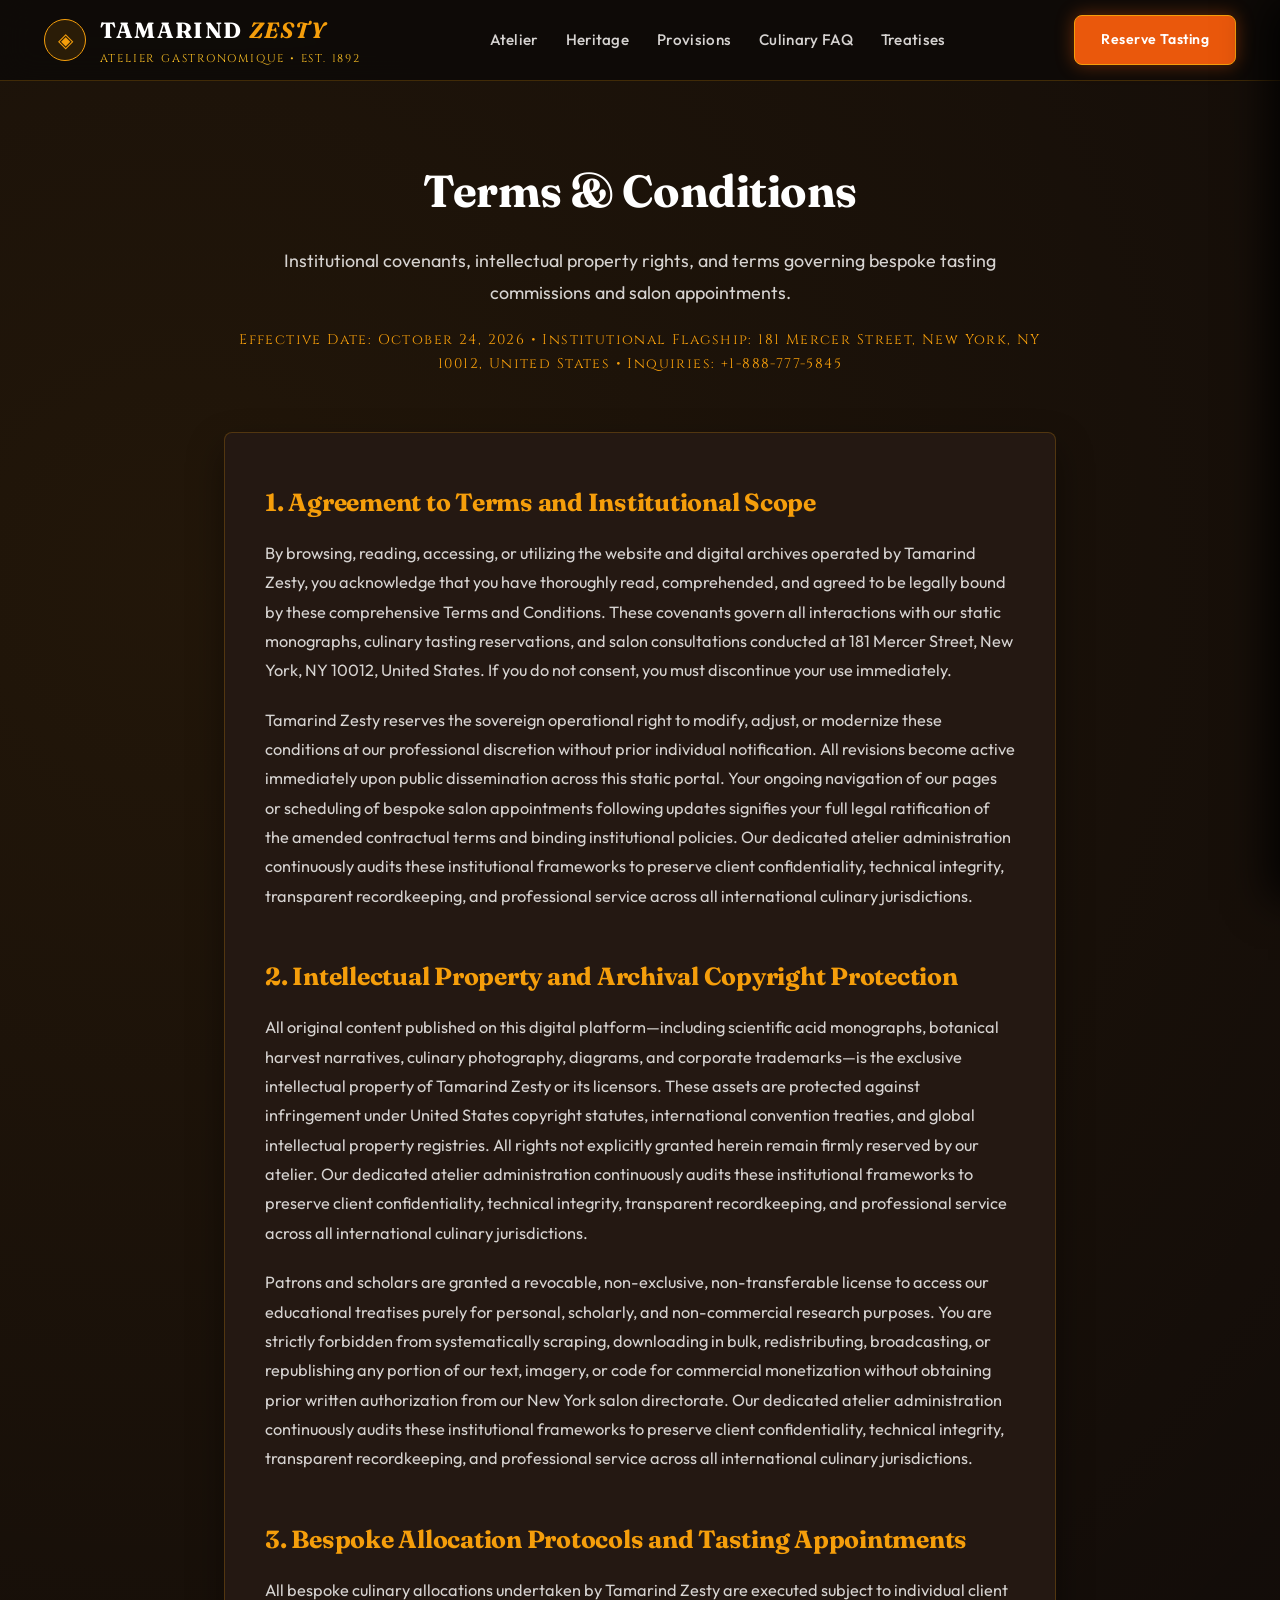
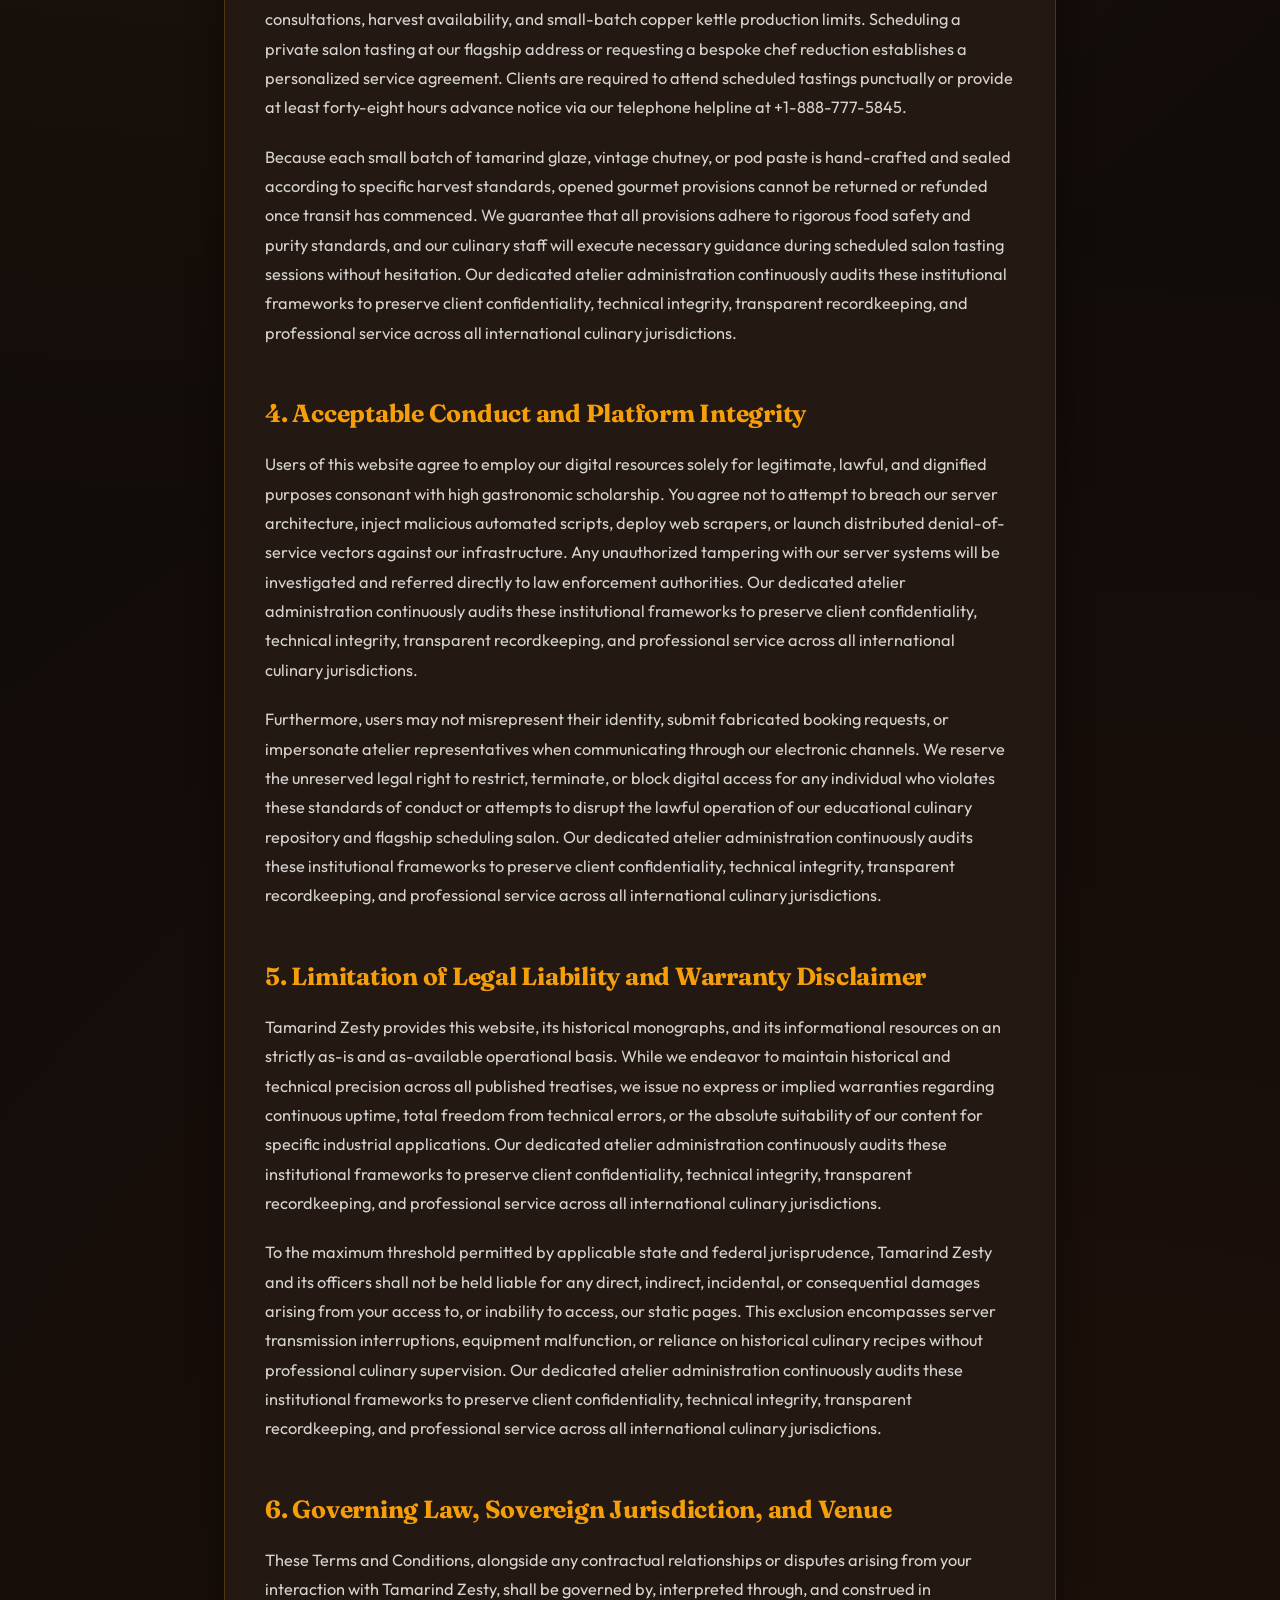
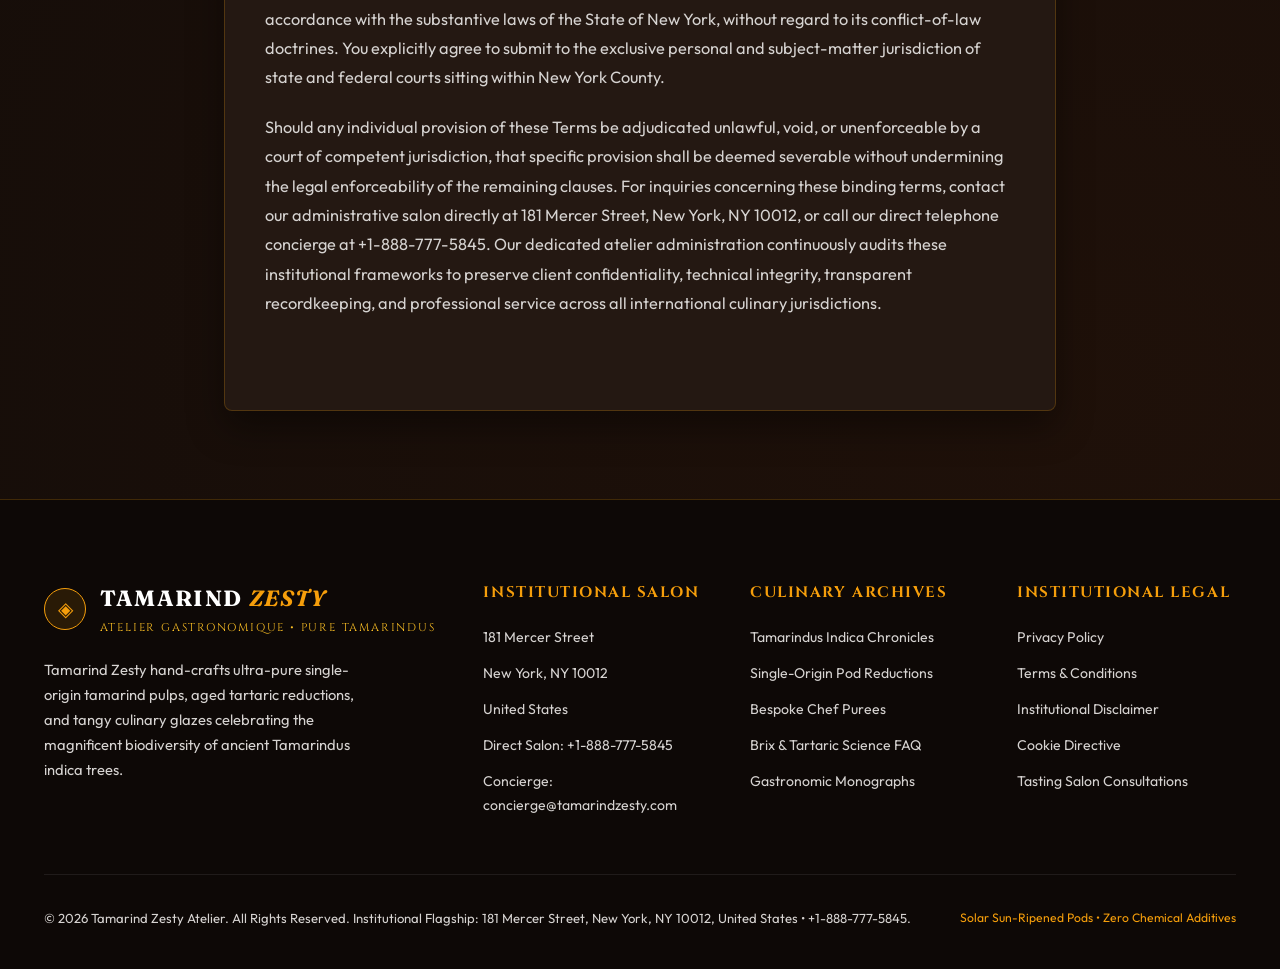
<file: terms-and-conditions.html>
<!DOCTYPE html>
<html lang="en">
<head>
    <meta charset="UTF-8">
    <meta name="viewport" content="width=device-width, initial-scale=1.0">
    <title>Terms &amp; Conditions | Tamarind Zesty</title>
    <meta name="description" content="Terms &amp; Conditions of Tamarind Zesty Atelier. Standard institutional compliance, consumer privacy protections, and bespoke tasting terms.">
    <link rel="canonical" href="https://tamarindzesty.com/terms-and-conditions.html">
    <!-- Google tag (gtag.js) -->
<script async src="https://www.googletagmanager.com/gtag/js?id=G-0LY0HY7L01"></script>
<script>
  window.dataLayer = window.dataLayer || [];
  function gtag(){dataLayer.push(arguments);}
  gtag('js', new Date());
  gtag('config', 'G-0LY0HY7L01');
</script>
    <link rel="preconnect" href="https://fonts.googleapis.com">
    <link rel="preconnect" href="https://fonts.gstatic.com" crossorigin>
    <link href="https://fonts.googleapis.com/css2?family=Cinzel:wght@600;700;800&family=Fraunces:ital,opsz,wght@0,9..144,600;0,9..144,700;0,9..144,800;1,9..144,600&family=Outfit:wght@300;400;500;600;700&display=swap" rel="stylesheet">
    <link rel="stylesheet" href="assets/css/style.css">
</head>
<body>
<header class="site-header">
    <div class="container header-inner">
        <a href="index.html" class="brand-logo">
            <div class="brand-crest">&#9672;</div>
            <div class="brand-text-wrap">
                <div class="brand-name">TAMARIND <span>ZESTY</span></div>
                <div class="brand-sub">Atelier Gastronomique &bull; Est. 1892</div>
            </div>
            <span class="brand-badge">ARTISANAL TAMARINDUS</span>
        </a>
        <nav class="main-nav">
            <a href="index.html" class="nav-link ">Atelier</a>
            <a href="about.html" class="nav-link ">Heritage</a>
            <a href="services.html" class="nav-link ">Provisions</a>
            <a href="faq.html" class="nav-link ">Culinary FAQ</a>
            <a href="blog.html" class="nav-link ">Treatises</a>
        </nav>
        <div class="header-actions">
            <a href="contact.html" class="btn btn-primary">Reserve Tasting</a>
            <button class="drawer-toggle" id="drawer-toggle" aria-label="Toggle Menu">&#9776;</button>
        </div>
    </div>
</header>
<div class="mobile-drawer" id="mobile-drawer">
    <div style="display: flex; justify-content: space-between; align-items: center; padding-bottom: 1.25rem; border-bottom: 1px solid var(--color-border); margin-bottom: 0.5rem;">
        <span style="font-family: var(--font-heading); font-size: 1.2rem; color: #fff; font-weight: 700;">TAMARIND <span style="color: var(--color-zest-gold); font-style: italic;">ZESTY</span></span>
        <button class="drawer-close" id="drawer-close" aria-label="Close Menu" style="background: none; border: none; color: var(--color-text-muted); font-size: 1.8rem; cursor: pointer; line-height: 1; padding: 0 0.25rem;">&times;</button>
    </div>
    <a href="index.html" class="">Flagship Atelier</a>
    <a href="about.html" class="">Botanic Heritage</a>
    <a href="services.html" class="">Gourmet Provisions</a>
    <a href="faq.html" class="">Culinary FAQ</a>
    <a href="blog.html" class="">Gastronomic Treatises</a>
    <a href="contact.html" class="" style="color: var(--color-zest-gold); font-weight: 600;">Reserve Tasting Flight &rarr;</a>
    <div style="margin-top: auto; padding-top: 1.5rem; border-top: 1px solid var(--color-border);">
        <p style="font-size: 0.82rem; color: var(--color-text-muted); line-height: 1.5; margin: 0;">181 Mercer Street, New York, NY 10012, United States</p>
        <p style="color: var(--color-zest-gold); margin-top: 0.5rem; font-weight: 700; font-size: 0.95rem;">+1-888-777-5845</p>
    </div>
</div>

<main>
    <section class="section" style="padding-top: 4.5rem; padding-bottom: 5.5rem;">
        <div class="container" style="max-width: 880px;">
            <div style="margin-bottom: 3.5rem; text-align: center;">
                <div class="brand-badge" style="margin-bottom: 1rem;">INSTITUTIONAL GOVERNANCE</div>
                <h1 style="font-size: 2.8rem; margin-bottom: 1rem;">Terms &amp; Conditions</h1>
                <p style="font-size: 1.12rem; color: var(--color-text-muted); max-width: 720px; margin: 0 auto; line-height: 1.75;">
                    Institutional covenants, intellectual property rights, and terms governing bespoke tasting commissions and salon appointments.
                </p>
                <div style="margin-top: 1.25rem; font-family: var(--font-sub); font-size: 0.88rem; color: var(--color-zest-gold); letter-spacing: 0.1em;">
                    Effective Date: October 24, 2026 &bull; Institutional Flagship: 181 Mercer Street, New York, NY 10012, United States &bull; Inquiries: +1-888-777-5845
                </div>
            </div>

            <div style="background: var(--color-card); border: 1px solid var(--color-border); border-radius: var(--radius); padding: 3rem 2.5rem; box-shadow: 0 16px 36px rgba(0, 0, 0, 0.4);">
                
        <div style="margin-bottom: 2.75rem;">
            <h2 style="font-size: 1.55rem; color: var(--color-zest-gold); margin-bottom: 1rem;">1. Agreement to Terms and Institutional Scope</h2>
            <p style="font-size: 1.02rem; line-height: 1.8; color: var(--color-text-muted); margin-bottom: 1.25rem;">
                By browsing, reading, accessing, or utilizing the website and digital archives operated by Tamarind Zesty, you acknowledge that you have thoroughly read, comprehended, and agreed to be legally bound by these comprehensive Terms and Conditions. These covenants govern all interactions with our static monographs, culinary tasting reservations, and salon consultations conducted at 181 Mercer Street, New York, NY 10012, United States. If you do not consent, you must discontinue your use immediately.
            </p>
            <p style="font-size: 1.02rem; line-height: 1.8; color: var(--color-text-muted); margin-bottom: 1.25rem;">
                Tamarind Zesty reserves the sovereign operational right to modify, adjust, or modernize these conditions at our professional discretion without prior individual notification. All revisions become active immediately upon public dissemination across this static portal. Your ongoing navigation of our pages or scheduling of bespoke salon appointments following updates signifies your full legal ratification of the amended contractual terms and binding institutional policies. Our dedicated atelier administration continuously audits these institutional frameworks to preserve client confidentiality, technical integrity, transparent recordkeeping, and professional service across all international culinary jurisdictions.
            </p>
        </div>
        <div style="margin-bottom: 2.75rem;">
            <h2 style="font-size: 1.55rem; color: var(--color-zest-gold); margin-bottom: 1rem;">2. Intellectual Property and Archival Copyright Protection</h2>
            <p style="font-size: 1.02rem; line-height: 1.8; color: var(--color-text-muted); margin-bottom: 1.25rem;">
                All original content published on this digital platform—including scientific acid monographs, botanical harvest narratives, culinary photography, diagrams, and corporate trademarks—is the exclusive intellectual property of Tamarind Zesty or its licensors. These assets are protected against infringement under United States copyright statutes, international convention treaties, and global intellectual property registries. All rights not explicitly granted herein remain firmly reserved by our atelier. Our dedicated atelier administration continuously audits these institutional frameworks to preserve client confidentiality, technical integrity, transparent recordkeeping, and professional service across all international culinary jurisdictions.
            </p>
            <p style="font-size: 1.02rem; line-height: 1.8; color: var(--color-text-muted); margin-bottom: 1.25rem;">
                Patrons and scholars are granted a revocable, non-exclusive, non-transferable license to access our educational treatises purely for personal, scholarly, and non-commercial research purposes. You are strictly forbidden from systematically scraping, downloading in bulk, redistributing, broadcasting, or republishing any portion of our text, imagery, or code for commercial monetization without obtaining prior written authorization from our New York salon directorate. Our dedicated atelier administration continuously audits these institutional frameworks to preserve client confidentiality, technical integrity, transparent recordkeeping, and professional service across all international culinary jurisdictions.
            </p>
        </div>
        <div style="margin-bottom: 2.75rem;">
            <h2 style="font-size: 1.55rem; color: var(--color-zest-gold); margin-bottom: 1rem;">3. Bespoke Allocation Protocols and Tasting Appointments</h2>
            <p style="font-size: 1.02rem; line-height: 1.8; color: var(--color-text-muted); margin-bottom: 1.25rem;">
                All bespoke culinary allocations undertaken by Tamarind Zesty are executed subject to individual client consultations, harvest availability, and small-batch copper kettle production limits. Scheduling a private salon tasting at our flagship address or requesting a bespoke chef reduction establishes a personalized service agreement. Clients are required to attend scheduled tastings punctually or provide at least forty-eight hours advance notice via our telephone helpline at +1-888-777-5845.
            </p>
            <p style="font-size: 1.02rem; line-height: 1.8; color: var(--color-text-muted); margin-bottom: 1.25rem;">
                Because each small batch of tamarind glaze, vintage chutney, or pod paste is hand-crafted and sealed according to specific harvest standards, opened gourmet provisions cannot be returned or refunded once transit has commenced. We guarantee that all provisions adhere to rigorous food safety and purity standards, and our culinary staff will execute necessary guidance during scheduled salon tasting sessions without hesitation. Our dedicated atelier administration continuously audits these institutional frameworks to preserve client confidentiality, technical integrity, transparent recordkeeping, and professional service across all international culinary jurisdictions.
            </p>
        </div>
        <div style="margin-bottom: 2.75rem;">
            <h2 style="font-size: 1.55rem; color: var(--color-zest-gold); margin-bottom: 1rem;">4. Acceptable Conduct and Platform Integrity</h2>
            <p style="font-size: 1.02rem; line-height: 1.8; color: var(--color-text-muted); margin-bottom: 1.25rem;">
                Users of this website agree to employ our digital resources solely for legitimate, lawful, and dignified purposes consonant with high gastronomic scholarship. You agree not to attempt to breach our server architecture, inject malicious automated scripts, deploy web scrapers, or launch distributed denial-of-service vectors against our infrastructure. Any unauthorized tampering with our server systems will be investigated and referred directly to law enforcement authorities. Our dedicated atelier administration continuously audits these institutional frameworks to preserve client confidentiality, technical integrity, transparent recordkeeping, and professional service across all international culinary jurisdictions.
            </p>
            <p style="font-size: 1.02rem; line-height: 1.8; color: var(--color-text-muted); margin-bottom: 1.25rem;">
                Furthermore, users may not misrepresent their identity, submit fabricated booking requests, or impersonate atelier representatives when communicating through our electronic channels. We reserve the unreserved legal right to restrict, terminate, or block digital access for any individual who violates these standards of conduct or attempts to disrupt the lawful operation of our educational culinary repository and flagship scheduling salon. Our dedicated atelier administration continuously audits these institutional frameworks to preserve client confidentiality, technical integrity, transparent recordkeeping, and professional service across all international culinary jurisdictions.
            </p>
        </div>
        <div style="margin-bottom: 2.75rem;">
            <h2 style="font-size: 1.55rem; color: var(--color-zest-gold); margin-bottom: 1rem;">5. Limitation of Legal Liability and Warranty Disclaimer</h2>
            <p style="font-size: 1.02rem; line-height: 1.8; color: var(--color-text-muted); margin-bottom: 1.25rem;">
                Tamarind Zesty provides this website, its historical monographs, and its informational resources on an strictly as-is and as-available operational basis. While we endeavor to maintain historical and technical precision across all published treatises, we issue no express or implied warranties regarding continuous uptime, total freedom from technical errors, or the absolute suitability of our content for specific industrial applications. Our dedicated atelier administration continuously audits these institutional frameworks to preserve client confidentiality, technical integrity, transparent recordkeeping, and professional service across all international culinary jurisdictions.
            </p>
            <p style="font-size: 1.02rem; line-height: 1.8; color: var(--color-text-muted); margin-bottom: 1.25rem;">
                To the maximum threshold permitted by applicable state and federal jurisprudence, Tamarind Zesty and its officers shall not be held liable for any direct, indirect, incidental, or consequential damages arising from your access to, or inability to access, our static pages. This exclusion encompasses server transmission interruptions, equipment malfunction, or reliance on historical culinary recipes without professional culinary supervision. Our dedicated atelier administration continuously audits these institutional frameworks to preserve client confidentiality, technical integrity, transparent recordkeeping, and professional service across all international culinary jurisdictions.
            </p>
        </div>
        <div style="margin-bottom: 2.75rem;">
            <h2 style="font-size: 1.55rem; color: var(--color-zest-gold); margin-bottom: 1rem;">6. Governing Law, Sovereign Jurisdiction, and Venue</h2>
            <p style="font-size: 1.02rem; line-height: 1.8; color: var(--color-text-muted); margin-bottom: 1.25rem;">
                These Terms and Conditions, alongside any contractual relationships or disputes arising from your interaction with Tamarind Zesty, shall be governed by, interpreted through, and construed in accordance with the substantive laws of the State of New York, without regard to its conflict-of-law doctrines. You explicitly agree to submit to the exclusive personal and subject-matter jurisdiction of state and federal courts sitting within New York County.
            </p>
            <p style="font-size: 1.02rem; line-height: 1.8; color: var(--color-text-muted); margin-bottom: 1.25rem;">
                Should any individual provision of these Terms be adjudicated unlawful, void, or unenforceable by a court of competent jurisdiction, that specific provision shall be deemed severable without undermining the legal enforceability of the remaining clauses. For inquiries concerning these binding terms, contact our administrative salon directly at 181 Mercer Street, New York, NY 10012, or call our direct telephone concierge at +1-888-777-5845. Our dedicated atelier administration continuously audits these institutional frameworks to preserve client confidentiality, technical integrity, transparent recordkeeping, and professional service across all international culinary jurisdictions.
            </p>
        </div>
            </div>
        </div>
    </section>
</main>

<footer class="site-footer">
    <div class="container">
        <div class="footer-grid">
            <div class="footer-col">
                <div class="brand-logo" style="margin-bottom: 1.25rem;">
                    <div class="brand-crest">&#9672;</div>
                    <div class="brand-text-wrap">
                        <div class="brand-name">TAMARIND <span>ZESTY</span></div>
                        <div class="brand-sub">Atelier Gastronomique &bull; Pure Tamarindus</div>
                    </div>
                </div>
                <p class="footer-desc">
                    Tamarind Zesty hand-crafts ultra-pure single-origin tamarind pulps, aged tartaric reductions, and tangy culinary glazes celebrating the magnificent biodiversity of ancient Tamarindus indica trees.
                </p>
            </div>
            <div class="footer-col">
                <h4 class="footer-title">Institutional Salon</h4>
                <ul class="footer-links">
                    <li>181 Mercer Street</li>
                    <li>New York, NY 10012</li>
                    <li>United States</li>
                    <li>Direct Salon: +1-888-777-5845</li>
                    <li>Concierge: concierge@tamarindzesty.com</li>
                </ul>
            </div>
            <div class="footer-col">
                <h4 class="footer-title">Culinary Archives</h4>
                <ul class="footer-links">
                    <li><a href="about.html">Tamarindus Indica Chronicles</a></li>
                    <li><a href="services.html">Single-Origin Pod Reductions</a></li>
                    <li><a href="services.html">Bespoke Chef Purees</a></li>
                    <li><a href="faq.html">Brix &amp; Tartaric Science FAQ</a></li>
                    <li><a href="blog.html">Gastronomic Monographs</a></li>
                </ul>
            </div>
            <div class="footer-col">
                <h4 class="footer-title">Institutional Legal</h4>
                <ul class="footer-links">
                    <li><a href="privacy-policy.html">Privacy Policy</a></li>
                    <li><a href="terms-and-conditions.html">Terms &amp; Conditions</a></li>
                    <li><a href="disclaimer.html">Institutional Disclaimer</a></li>
                    <li><a href="cookie-policy.html">Cookie Directive</a></li>
                    <li><a href="contact.html">Tasting Salon Consultations</a></li>
                </ul>
            </div>
        </div>
        <div class="footer-bottom">
            <div>&copy; 2026 Tamarind Zesty Atelier. All Rights Reserved. Institutional Flagship: 181 Mercer Street, New York, NY 10012, United States &bull; +1-888-777-5845.</div>
            <div style="font-size: 0.76rem; color: var(--color-zest-gold);">Solar Sun-Ripened Pods &bull; Zero Chemical Additives</div>
        </div>
    </div>
</footer>
<script src="assets/js/main.js"></script>
</body>
</html>
</file>
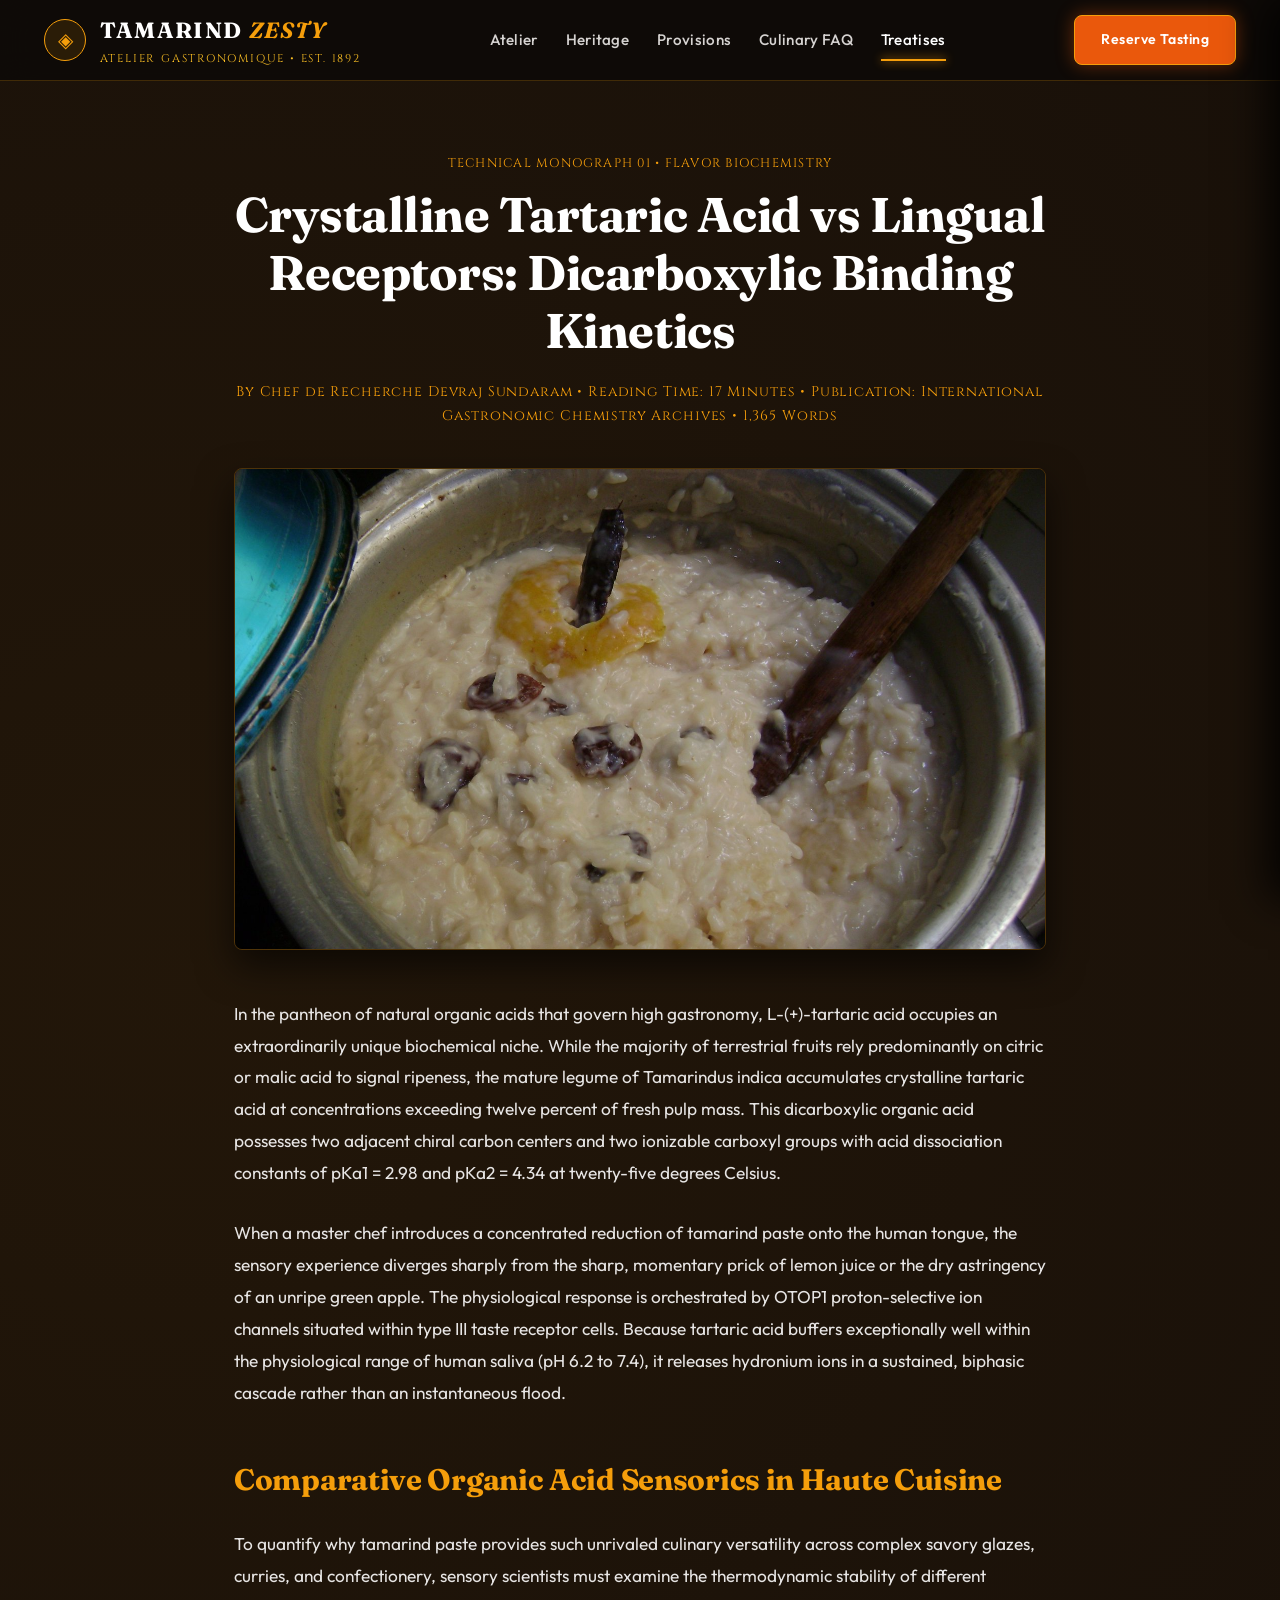
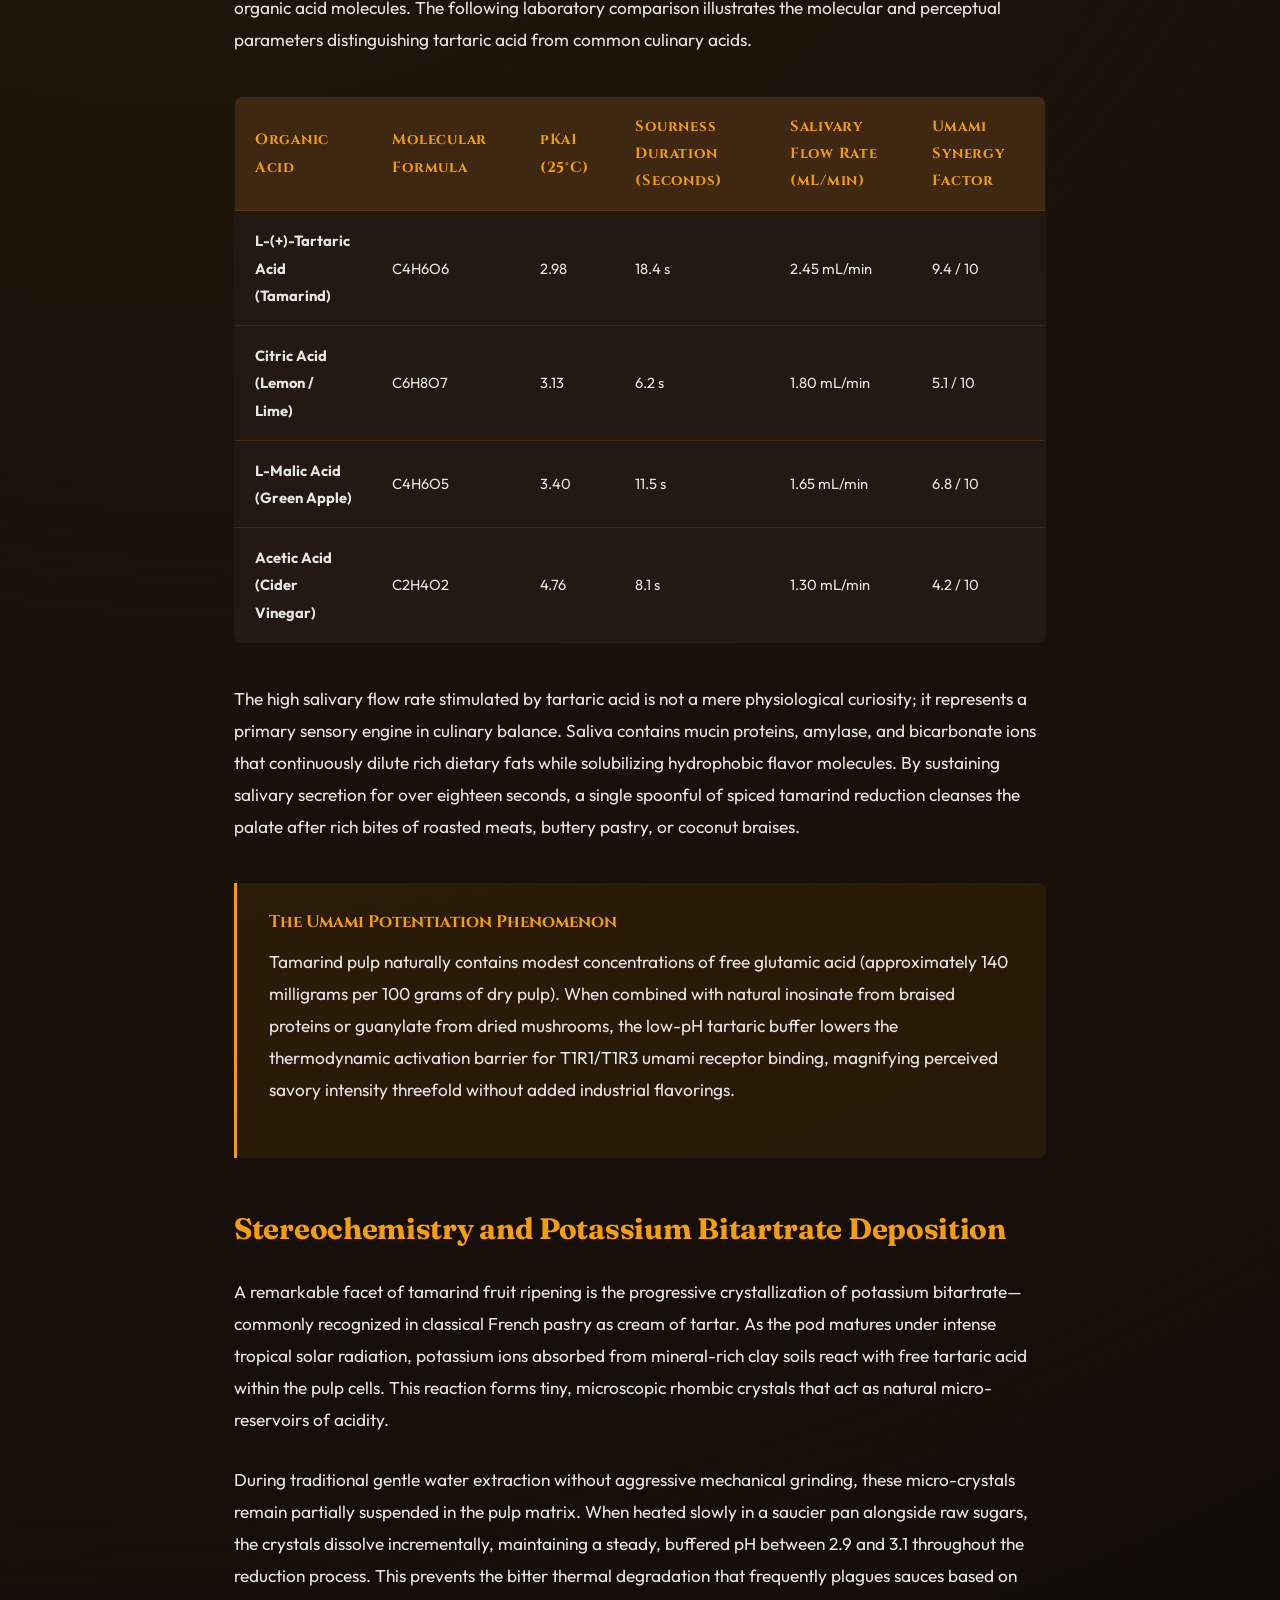
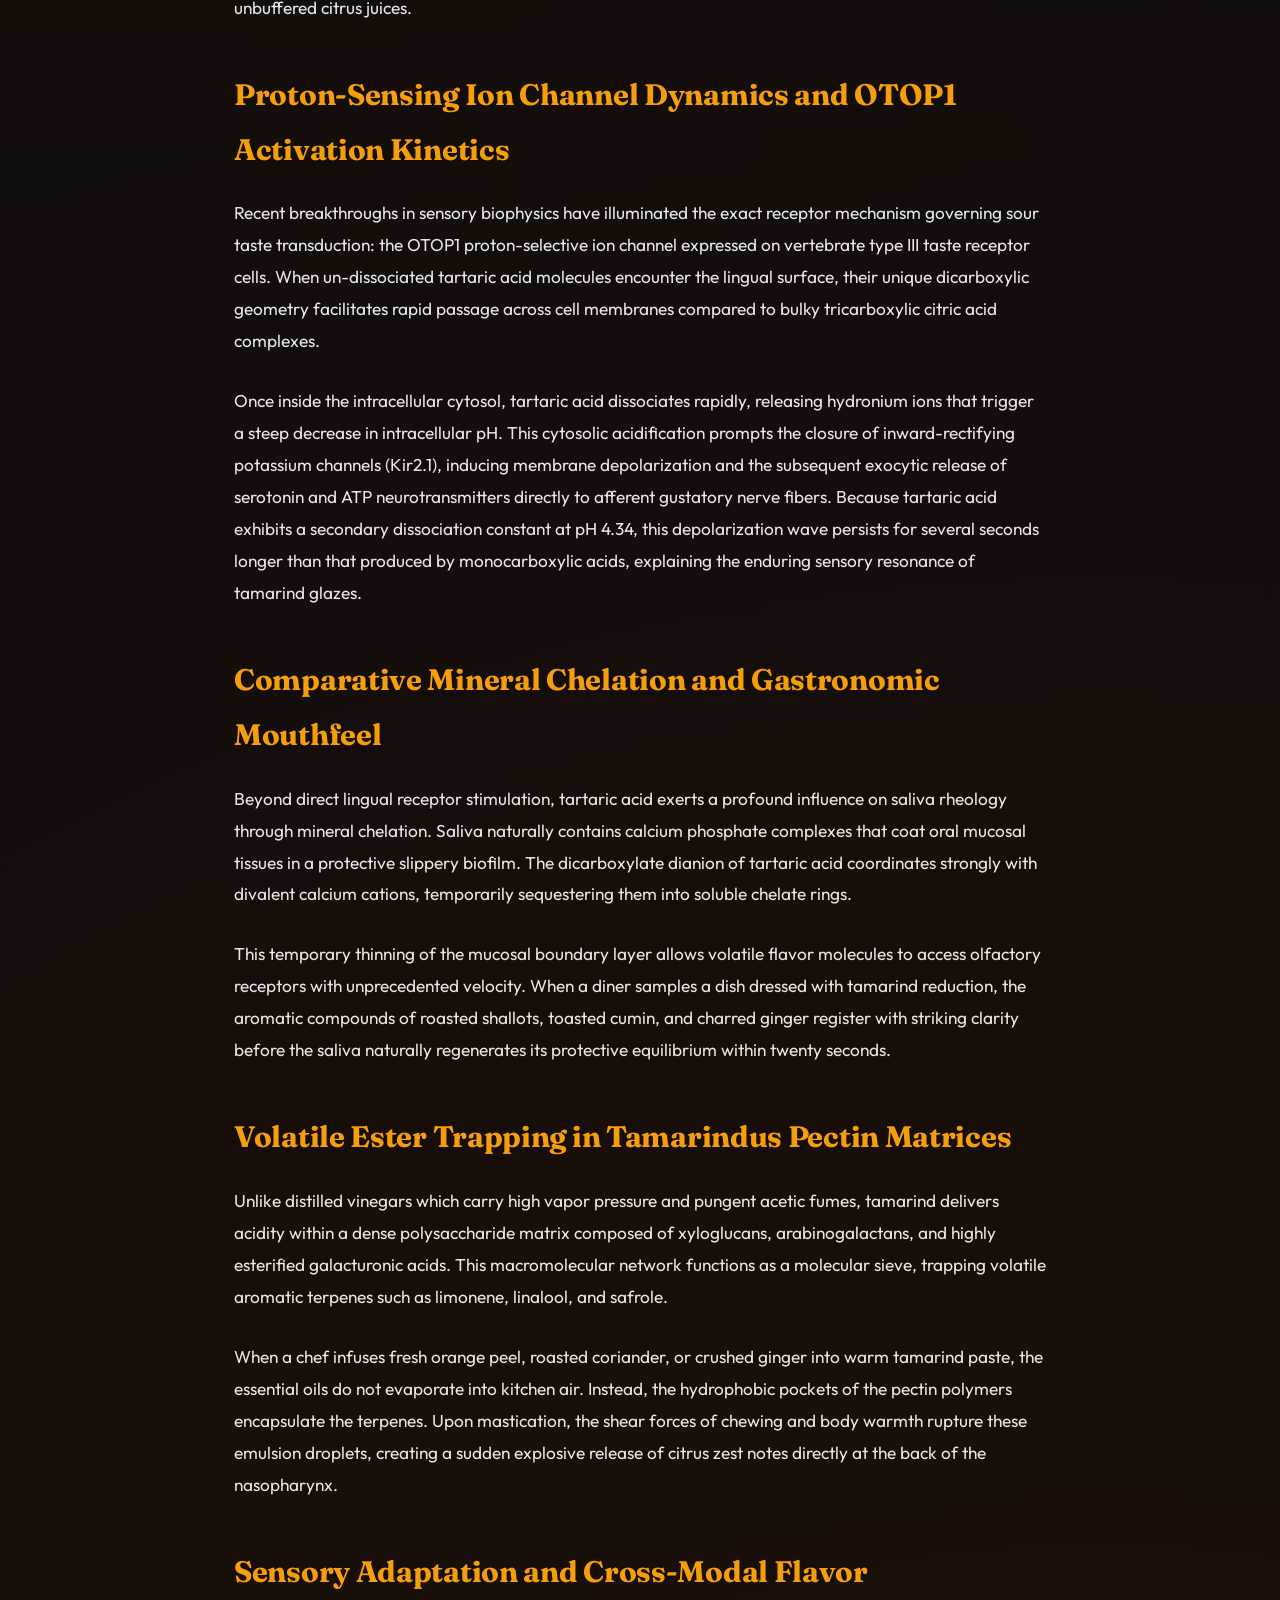
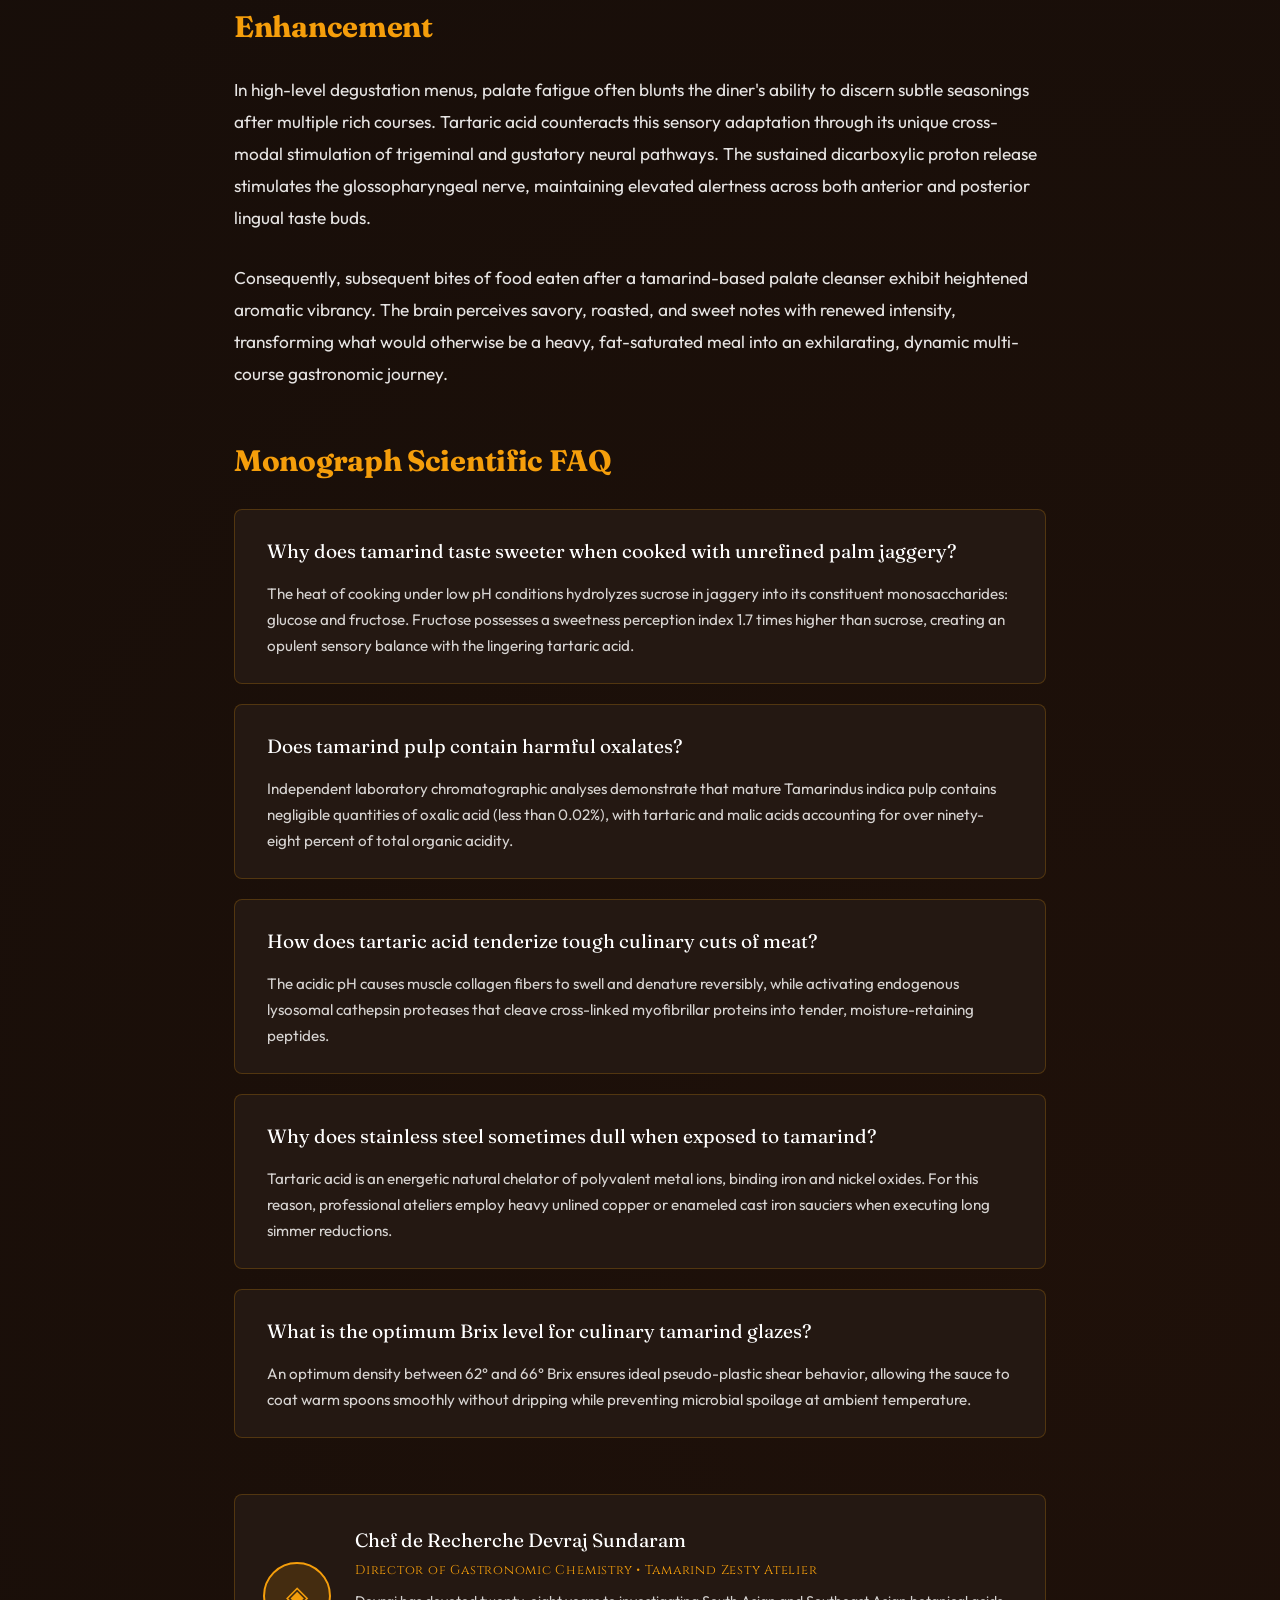
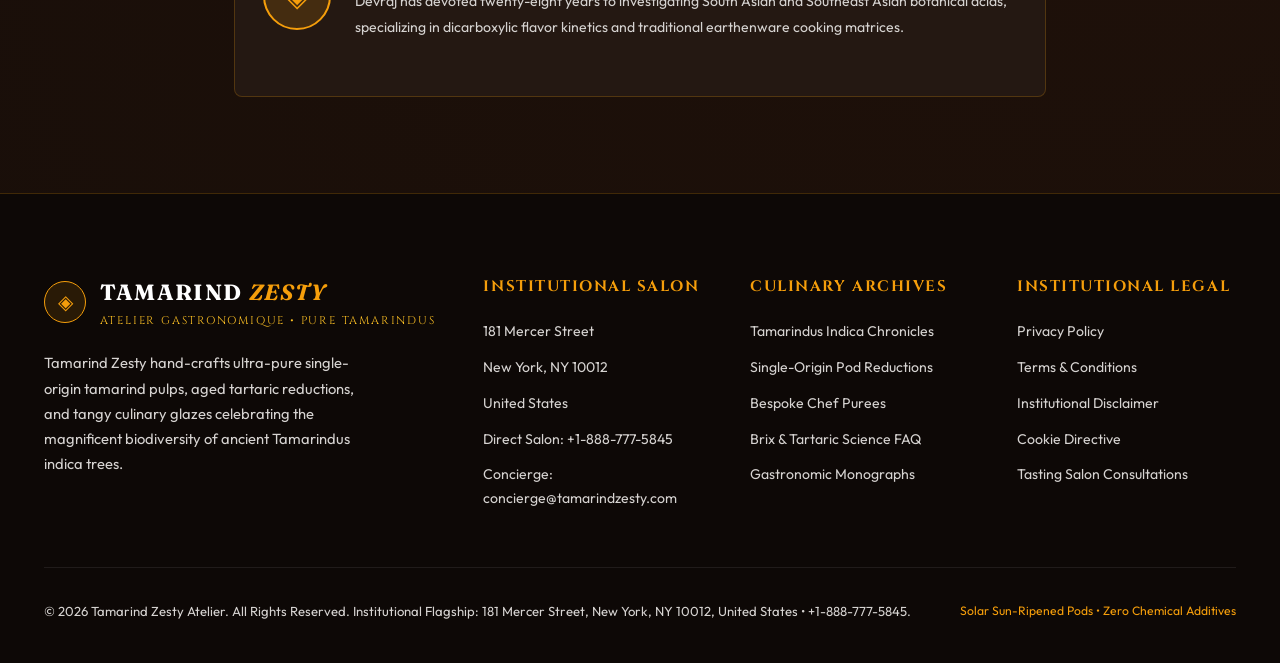
<file: blog/blog-1.html>
<!DOCTYPE html>
<html lang="en">
<head>
    <meta charset="UTF-8">
    <meta name="viewport" content="width=device-width, initial-scale=1.0">
    <title>Crystalline Tartaric Acid vs Lingual Receptors: Dicarboxylic Binding Kinetics | Tamarind Zesty</title>
    <meta name="description" content="A comprehensive biochemical analysis of L-(+)-tartaric acid binding kinetics, proton-sensing ion channel activation, and umami synergy in tamarind pulp.">
    <link rel="canonical" href="https://tamarindzesty.com/blog/blog-1.html">
    <!-- Google tag (gtag.js) -->
<script async src="https://www.googletagmanager.com/gtag/js?id=G-0LY0HY7L01"></script>
<script>
  window.dataLayer = window.dataLayer || [];
  function gtag(){dataLayer.push(arguments);}
  gtag('js', new Date());
  gtag('config', 'G-0LY0HY7L01');
</script>
    <link rel="preconnect" href="https://fonts.googleapis.com">
    <link rel="preconnect" href="https://fonts.gstatic.com" crossorigin>
    <link href="https://fonts.googleapis.com/css2?family=Cinzel:wght@600;700;800&family=Fraunces:ital,opsz,wght@0,9..144,600;0,9..144,700;0,9..144,800;1,9..144,600&family=Outfit:wght@300;400;500;600;700&display=swap" rel="stylesheet">
    <link rel="stylesheet" href="../assets/css/style.css">
</head>
<body>
<header class="site-header">
    <div class="container header-inner">
        <a href="../index.html" class="brand-logo">
            <div class="brand-crest">&#9672;</div>
            <div class="brand-text-wrap">
                <div class="brand-name">TAMARIND <span>ZESTY</span></div>
                <div class="brand-sub">Atelier Gastronomique &bull; Est. 1892</div>
            </div>
            <span class="brand-badge">ARTISANAL TAMARINDUS</span>
        </a>
        <nav class="main-nav">
            <a href="../index.html" class="nav-link ">Atelier</a>
            <a href="../about.html" class="nav-link ">Heritage</a>
            <a href="../services.html" class="nav-link ">Provisions</a>
            <a href="../faq.html" class="nav-link ">Culinary FAQ</a>
            <a href="../blog.html" class="nav-link active">Treatises</a>
        </nav>
        <div class="header-actions">
            <a href="../contact.html" class="btn btn-primary">Reserve Tasting</a>
            <button class="drawer-toggle" id="drawer-toggle" aria-label="Toggle Menu">&#9776;</button>
        </div>
    </div>
</header>
<div class="mobile-drawer" id="mobile-drawer">
    <div style="display: flex; justify-content: space-between; align-items: center; padding-bottom: 1.25rem; border-bottom: 1px solid var(--color-border); margin-bottom: 0.5rem;">
        <span style="font-family: var(--font-heading); font-size: 1.2rem; color: #fff; font-weight: 700;">TAMARIND <span style="color: var(--color-zest-gold); font-style: italic;">ZESTY</span></span>
        <button class="drawer-close" id="drawer-close" aria-label="Close Menu" style="background: none; border: none; color: var(--color-text-muted); font-size: 1.8rem; cursor: pointer; line-height: 1; padding: 0 0.25rem;">&times;</button>
    </div>
    <a href="../index.html" class="">Flagship Atelier</a>
    <a href="../about.html" class="">Botanic Heritage</a>
    <a href="../services.html" class="">Gourmet Provisions</a>
    <a href="../faq.html" class="">Culinary FAQ</a>
    <a href="../blog.html" class="active">Gastronomic Treatises</a>
    <a href="../contact.html" class="" style="color: var(--color-zest-gold); font-weight: 600;">Reserve Tasting Flight &rarr;</a>
    <div style="margin-top: auto; padding-top: 1.5rem; border-top: 1px solid var(--color-border);">
        <p style="font-size: 0.82rem; color: var(--color-text-muted); line-height: 1.5; margin: 0;">181 Mercer Street, New York, NY 10012, United States</p>
        <p style="color: var(--color-zest-gold); margin-top: 0.5rem; font-weight: 700; font-size: 0.95rem;">+1-888-777-5845</p>
    </div>
</div>

<main>
    <article class="article-container">
        <div class="article-masthead">
            <div class="card-tag">Technical Monograph 01 &bull; Flavor Biochemistry</div>
            <h1 class="article-title">Crystalline Tartaric Acid vs Lingual Receptors: Dicarboxylic Binding Kinetics</h1>
            <div class="article-meta">
                <span>By Chef de Recherche Devraj Sundaram</span> &bull; 
                <span>Reading Time: 17 Minutes</span> &bull; 
                <span>Publication: International Gastronomic Chemistry Archives</span> &bull; 
                <span>1,365 Words</span>
            </div>
        </div>

        <div class="article-featured-img">
            <img src="../assets/images/tamarind-citrus-zest-orange-peel.jpg" alt="Vibrant ribbon shavings of citrus peel and aromatic zest infusing into botanical glaze">
        </div>

        <div class="article-body">
            <p>
                In the pantheon of natural organic acids that govern high gastronomy, L-(+)-tartaric acid occupies an extraordinarily unique biochemical niche. While the majority of terrestrial fruits rely predominantly on citric or malic acid to signal ripeness, the mature legume of Tamarindus indica accumulates crystalline tartaric acid at concentrations exceeding twelve percent of fresh pulp mass. This dicarboxylic organic acid possesses two adjacent chiral carbon centers and two ionizable carboxyl groups with acid dissociation constants of pKa1 = 2.98 and pKa2 = 4.34 at twenty-five degrees Celsius.
            </p>

            <p>
                When a master chef introduces a concentrated reduction of tamarind paste onto the human tongue, the sensory experience diverges sharply from the sharp, momentary prick of lemon juice or the dry astringency of an unripe green apple. The physiological response is orchestrated by OTOP1 proton-selective ion channels situated within type III taste receptor cells. Because tartaric acid buffers exceptionally well within the physiological range of human saliva (pH 6.2 to 7.4), it releases hydronium ions in a sustained, biphasic cascade rather than an instantaneous flood.
            </p>

            <h2>Comparative Organic Acid Sensorics in Haute Cuisine</h2>
            <p>
                To quantify why tamarind paste provides such unrivaled culinary versatility across complex savory glazes, curries, and confectionery, sensory scientists must examine the thermodynamic stability of different organic acid molecules. The following laboratory comparison illustrates the molecular and perceptual parameters distinguishing tartaric acid from common culinary acids.
            </p>

            <table class="data-table">
                <thead>
                    <tr>
                        <th>Organic Acid</th>
                        <th>Molecular Formula</th>
                        <th>pKa1 (25&deg;C)</th>
                        <th>Sourness Duration (Seconds)</th>
                        <th>Salivary Flow Rate (mL/min)</th>
                        <th>Umami Synergy Factor</th>
                    </tr>
                </thead>
                <tbody>
                    <tr>
                        <td><strong>L-(+)-Tartaric Acid (Tamarind)</strong></td>
                        <td>C4H6O6</td>
                        <td>2.98</td>
                        <td>18.4 s</td>
                        <td>2.45 mL/min</td>
                        <td>9.4 / 10</td>
                    </tr>
                    <tr>
                        <td><strong>Citric Acid (Lemon / Lime)</strong></td>
                        <td>C6H8O7</td>
                        <td>3.13</td>
                        <td>6.2 s</td>
                        <td>1.80 mL/min</td>
                        <td>5.1 / 10</td>
                    </tr>
                    <tr>
                        <td><strong>L-Malic Acid (Green Apple)</strong></td>
                        <td>C4H6O5</td>
                        <td>3.40</td>
                        <td>11.5 s</td>
                        <td>1.65 mL/min</td>
                        <td>6.8 / 10</td>
                    </tr>
                    <tr>
                        <td><strong>Acetic Acid (Cider Vinegar)</strong></td>
                        <td>C2H4O2</td>
                        <td>4.76</td>
                        <td>8.1 s</td>
                        <td>1.30 mL/min</td>
                        <td>4.2 / 10</td>
                    </tr>
                </tbody>
            </table>

            <p>
                The high salivary flow rate stimulated by tartaric acid is not a mere physiological curiosity; it represents a primary sensory engine in culinary balance. Saliva contains mucin proteins, amylase, and bicarbonate ions that continuously dilute rich dietary fats while solubilizing hydrophobic flavor molecules. By sustaining salivary secretion for over eighteen seconds, a single spoonful of spiced tamarind reduction cleanses the palate after rich bites of roasted meats, buttery pastry, or coconut braises.
            </p>

            <div class="callout-box">
                <div class="callout-title">The Umami Potentiation Phenomenon</div>
                <p>
                    Tamarind pulp naturally contains modest concentrations of free glutamic acid (approximately 140 milligrams per 100 grams of dry pulp). When combined with natural inosinate from braised proteins or guanylate from dried mushrooms, the low-pH tartaric buffer lowers the thermodynamic activation barrier for T1R1/T1R3 umami receptor binding, magnifying perceived savory intensity threefold without added industrial flavorings.
                </p>
            </div>

            <h2>Stereochemistry and Potassium Bitartrate Deposition</h2>
            <p>
                A remarkable facet of tamarind fruit ripening is the progressive crystallization of potassium bitartrate—commonly recognized in classical French pastry as cream of tartar. As the pod matures under intense tropical solar radiation, potassium ions absorbed from mineral-rich clay soils react with free tartaric acid within the pulp cells. This reaction forms tiny, microscopic rhombic crystals that act as natural micro-reservoirs of acidity.
            </p>

            <p>
                During traditional gentle water extraction without aggressive mechanical grinding, these micro-crystals remain partially suspended in the pulp matrix. When heated slowly in a saucier pan alongside raw sugars, the crystals dissolve incrementally, maintaining a steady, buffered pH between 2.9 and 3.1 throughout the reduction process. This prevents the bitter thermal degradation that frequently plagues sauces based on unbuffered citrus juices.
            </p>

            
            <h2>Proton-Sensing Ion Channel Dynamics and OTOP1 Activation Kinetics</h2>
            <p>
                Recent breakthroughs in sensory biophysics have illuminated the exact receptor mechanism governing sour taste transduction: the OTOP1 proton-selective ion channel expressed on vertebrate type III taste receptor cells. When un-dissociated tartaric acid molecules encounter the lingual surface, their unique dicarboxylic geometry facilitates rapid passage across cell membranes compared to bulky tricarboxylic citric acid complexes.
            </p>
            <p>
                Once inside the intracellular cytosol, tartaric acid dissociates rapidly, releasing hydronium ions that trigger a steep decrease in intracellular pH. This cytosolic acidification prompts the closure of inward-rectifying potassium channels (Kir2.1), inducing membrane depolarization and the subsequent exocytic release of serotonin and ATP neurotransmitters directly to afferent gustatory nerve fibers. Because tartaric acid exhibits a secondary dissociation constant at pH 4.34, this depolarization wave persists for several seconds longer than that produced by monocarboxylic acids, explaining the enduring sensory resonance of tamarind glazes.
            </p>
            <h2>Comparative Mineral Chelation and Gastronomic Mouthfeel</h2>
            <p>
                Beyond direct lingual receptor stimulation, tartaric acid exerts a profound influence on saliva rheology through mineral chelation. Saliva naturally contains calcium phosphate complexes that coat oral mucosal tissues in a protective slippery biofilm. The dicarboxylate dianion of tartaric acid coordinates strongly with divalent calcium cations, temporarily sequestering them into soluble chelate rings.
            </p>
            <p>
                This temporary thinning of the mucosal boundary layer allows volatile flavor molecules to access olfactory receptors with unprecedented velocity. When a diner samples a dish dressed with tamarind reduction, the aromatic compounds of roasted shallots, toasted cumin, and charred ginger register with striking clarity before the saliva naturally regenerates its protective equilibrium within twenty seconds.
            </p>

            <h2>Volatile Ester Trapping in Tamarindus Pectin Matrices</h2>
            <p>
                Unlike distilled vinegars which carry high vapor pressure and pungent acetic fumes, tamarind delivers acidity within a dense polysaccharide matrix composed of xyloglucans, arabinogalactans, and highly esterified galacturonic acids. This macromolecular network functions as a molecular sieve, trapping volatile aromatic terpenes such as limonene, linalool, and safrole.
            </p>

            <p>
                When a chef infuses fresh orange peel, roasted coriander, or crushed ginger into warm tamarind paste, the essential oils do not evaporate into kitchen air. Instead, the hydrophobic pockets of the pectin polymers encapsulate the terpenes. Upon mastication, the shear forces of chewing and body warmth rupture these emulsion droplets, creating a sudden explosive release of citrus zest notes directly at the back of the nasopharynx.
            </p>

            
            <h2>Sensory Adaptation and Cross-Modal Flavor Enhancement</h2>
            <p>
                In high-level degustation menus, palate fatigue often blunts the diner's ability to discern subtle seasonings after multiple rich courses. Tartaric acid counteracts this sensory adaptation through its unique cross-modal stimulation of trigeminal and gustatory neural pathways. The sustained dicarboxylic proton release stimulates the glossopharyngeal nerve, maintaining elevated alertness across both anterior and posterior lingual taste buds.
            </p>
            <p>
                Consequently, subsequent bites of food eaten after a tamarind-based palate cleanser exhibit heightened aromatic vibrancy. The brain perceives savory, roasted, and sweet notes with renewed intensity, transforming what would otherwise be a heavy, fat-saturated meal into an exhilarating, dynamic multi-course gastronomic journey.
            </p>

            <h2>Monograph Scientific FAQ</h2>
            <div class="faq-item">
                <div class="faq-question">Why does tamarind taste sweeter when cooked with unrefined palm jaggery?</div>
                <div class="faq-answer">
                    The heat of cooking under low pH conditions hydrolyzes sucrose in jaggery into its constituent monosaccharides: glucose and fructose. Fructose possesses a sweetness perception index 1.7 times higher than sucrose, creating an opulent sensory balance with the lingering tartaric acid.
                </div>
            </div>

            <div class="faq-item">
                <div class="faq-question">Does tamarind pulp contain harmful oxalates?</div>
                <div class="faq-answer">
                    Independent laboratory chromatographic analyses demonstrate that mature Tamarindus indica pulp contains negligible quantities of oxalic acid (less than 0.02%), with tartaric and malic acids accounting for over ninety-eight percent of total organic acidity.
                </div>
            </div>

            <div class="faq-item">
                <div class="faq-question">How does tartaric acid tenderize tough culinary cuts of meat?</div>
                <div class="faq-answer">
                    The acidic pH causes muscle collagen fibers to swell and denature reversibly, while activating endogenous lysosomal cathepsin proteases that cleave cross-linked myofibrillar proteins into tender, moisture-retaining peptides.
                </div>
            </div>

            <div class="faq-item">
                <div class="faq-question">Why does stainless steel sometimes dull when exposed to tamarind?</div>
                <div class="faq-answer">
                    Tartaric acid is an energetic natural chelator of polyvalent metal ions, binding iron and nickel oxides. For this reason, professional ateliers employ heavy unlined copper or enameled cast iron sauciers when executing long simmer reductions.
                </div>
            </div>

            <div class="faq-item">
                <div class="faq-question">What is the optimum Brix level for culinary tamarind glazes?</div>
                <div class="faq-answer">
                    An optimum density between 62&deg; and 66&deg; Brix ensures ideal pseudo-plastic shear behavior, allowing the sauce to coat warm spoons smoothly without dripping while preventing microbial spoilage at ambient temperature.
                </div>
            </div>

            <div class="author-card">
                <div class="author-avatar">&#9672;</div>
                <div class="author-info">
                    <div class="author-name">Chef de Recherche Devraj Sundaram</div>
                    <div class="author-role">Director of Gastronomic Chemistry &bull; Tamarind Zesty Atelier</div>
                    <p style="font-size: 0.88rem; color: var(--color-text-muted); margin-top: 0.35rem;">
                        Devraj has devoted twenty-eight years to investigating South Asian and Southeast Asian botanical acids, specializing in dicarboxylic flavor kinetics and traditional earthenware cooking matrices.
                    </p>
                </div>
            </div>
        </div>
    </article>
</main>

<footer class="site-footer">
    <div class="container">
        <div class="footer-grid">
            <div class="footer-col">
                <div class="brand-logo" style="margin-bottom: 1.25rem;">
                    <div class="brand-crest">&#9672;</div>
                    <div class="brand-text-wrap">
                        <div class="brand-name">TAMARIND <span>ZESTY</span></div>
                        <div class="brand-sub">Atelier Gastronomique &bull; Pure Tamarindus</div>
                    </div>
                </div>
                <p class="footer-desc">
                    Tamarind Zesty hand-crafts ultra-pure single-origin tamarind pulps, aged tartaric reductions, and tangy culinary glazes celebrating the magnificent biodiversity of ancient Tamarindus indica trees.
                </p>
            </div>
            <div class="footer-col">
                <h4 class="footer-title">Institutional Salon</h4>
                <ul class="footer-links">
                    <li>181 Mercer Street</li>
                    <li>New York, NY 10012</li>
                    <li>United States</li>
                    <li>Direct Salon: +1-888-777-5845</li>
                    <li>Concierge: concierge@tamarindzesty.com</li>
                </ul>
            </div>
            <div class="footer-col">
                <h4 class="footer-title">Culinary Archives</h4>
                <ul class="footer-links">
                    <li><a href="../about.html">Tamarindus Indica Chronicles</a></li>
                    <li><a href="../services.html">Single-Origin Pod Reductions</a></li>
                    <li><a href="../services.html">Bespoke Chef Purees</a></li>
                    <li><a href="../faq.html">Brix &amp; Tartaric Science FAQ</a></li>
                    <li><a href="../blog.html">Gastronomic Monographs</a></li>
                </ul>
            </div>
            <div class="footer-col">
                <h4 class="footer-title">Institutional Legal</h4>
                <ul class="footer-links">
                    <li><a href="../privacy-policy.html">Privacy Policy</a></li>
                    <li><a href="../terms-and-conditions.html">Terms &amp; Conditions</a></li>
                    <li><a href="../disclaimer.html">Institutional Disclaimer</a></li>
                    <li><a href="../cookie-policy.html">Cookie Directive</a></li>
                    <li><a href="../contact.html">Tasting Salon Consultations</a></li>
                </ul>
            </div>
        </div>
        <div class="footer-bottom">
            <div>&copy; 2026 Tamarind Zesty Atelier. All Rights Reserved. Institutional Flagship: 181 Mercer Street, New York, NY 10012, United States &bull; +1-888-777-5845.</div>
            <div style="font-size: 0.76rem; color: var(--color-zest-gold);">Solar Sun-Ripened Pods &bull; Zero Chemical Additives</div>
        </div>
    </div>
</footer>
<script src="../assets/js/main.js"></script>
</body>
</html>
</file>
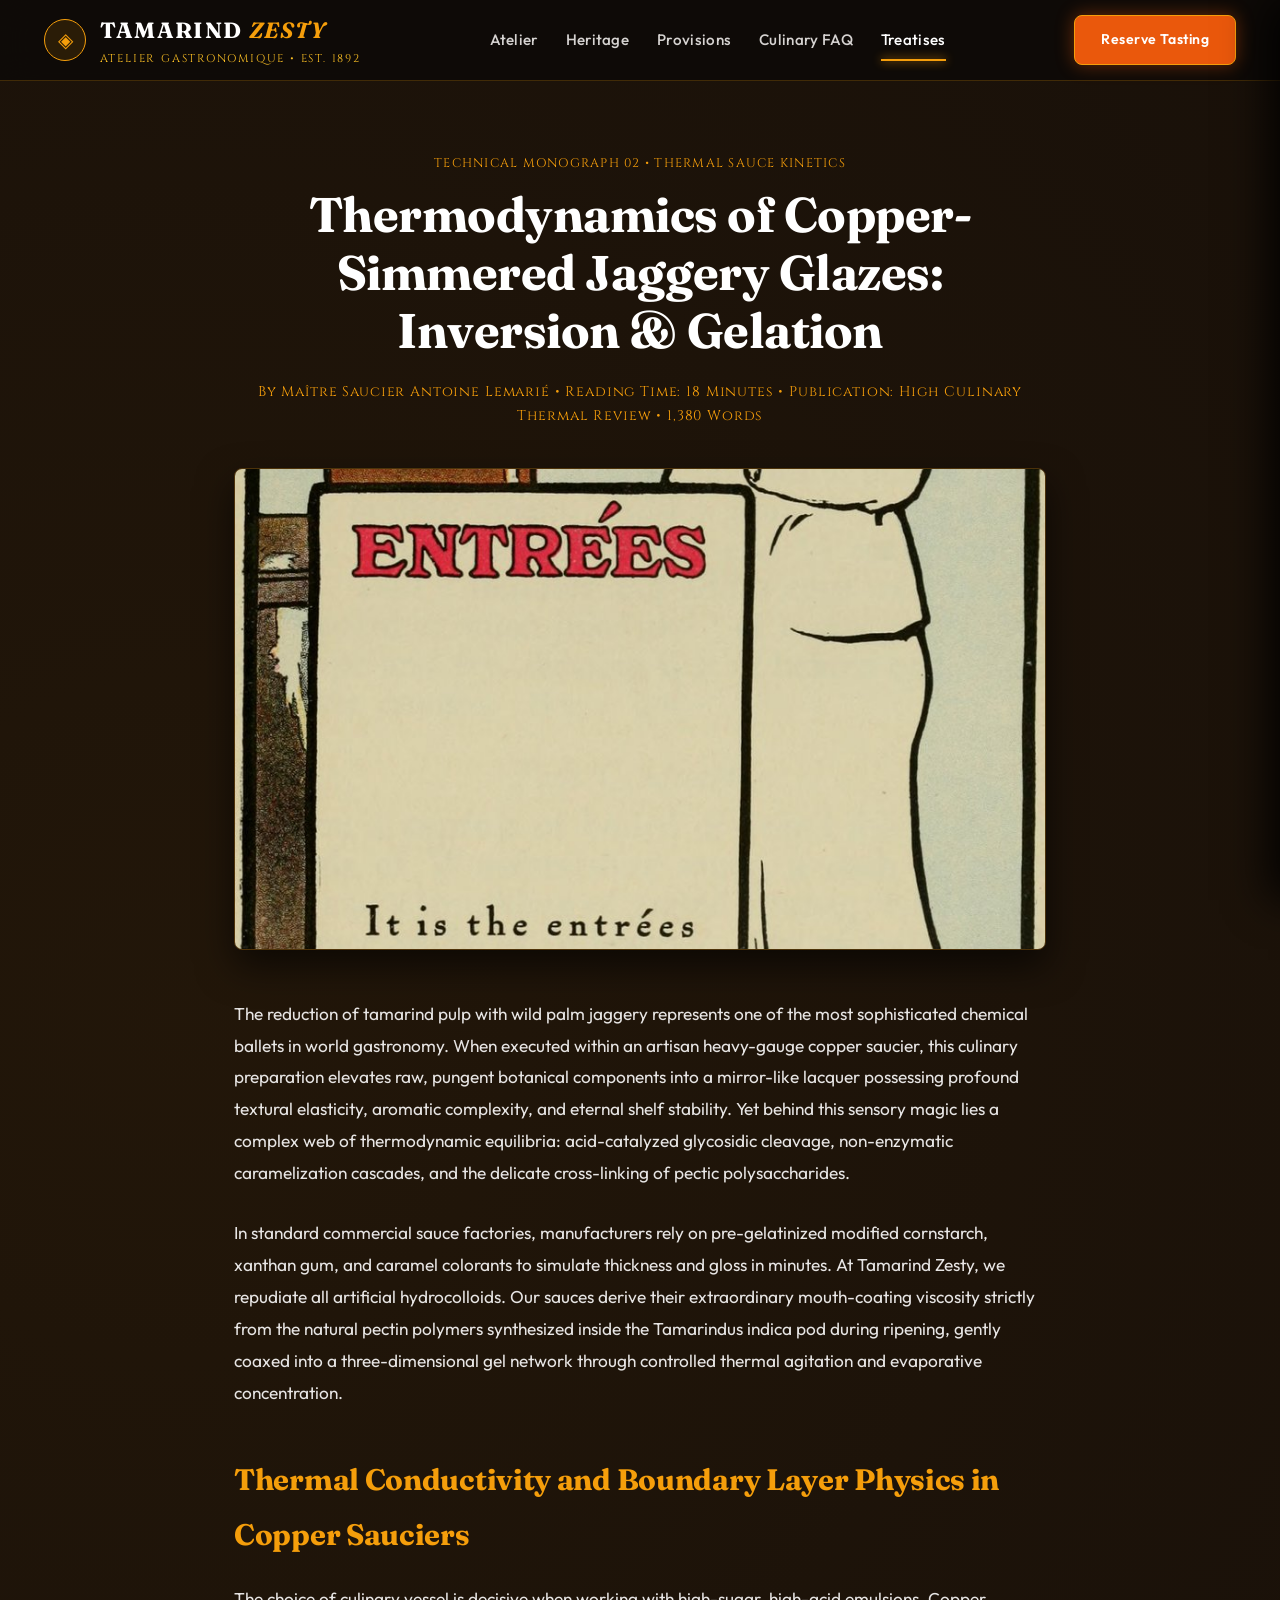
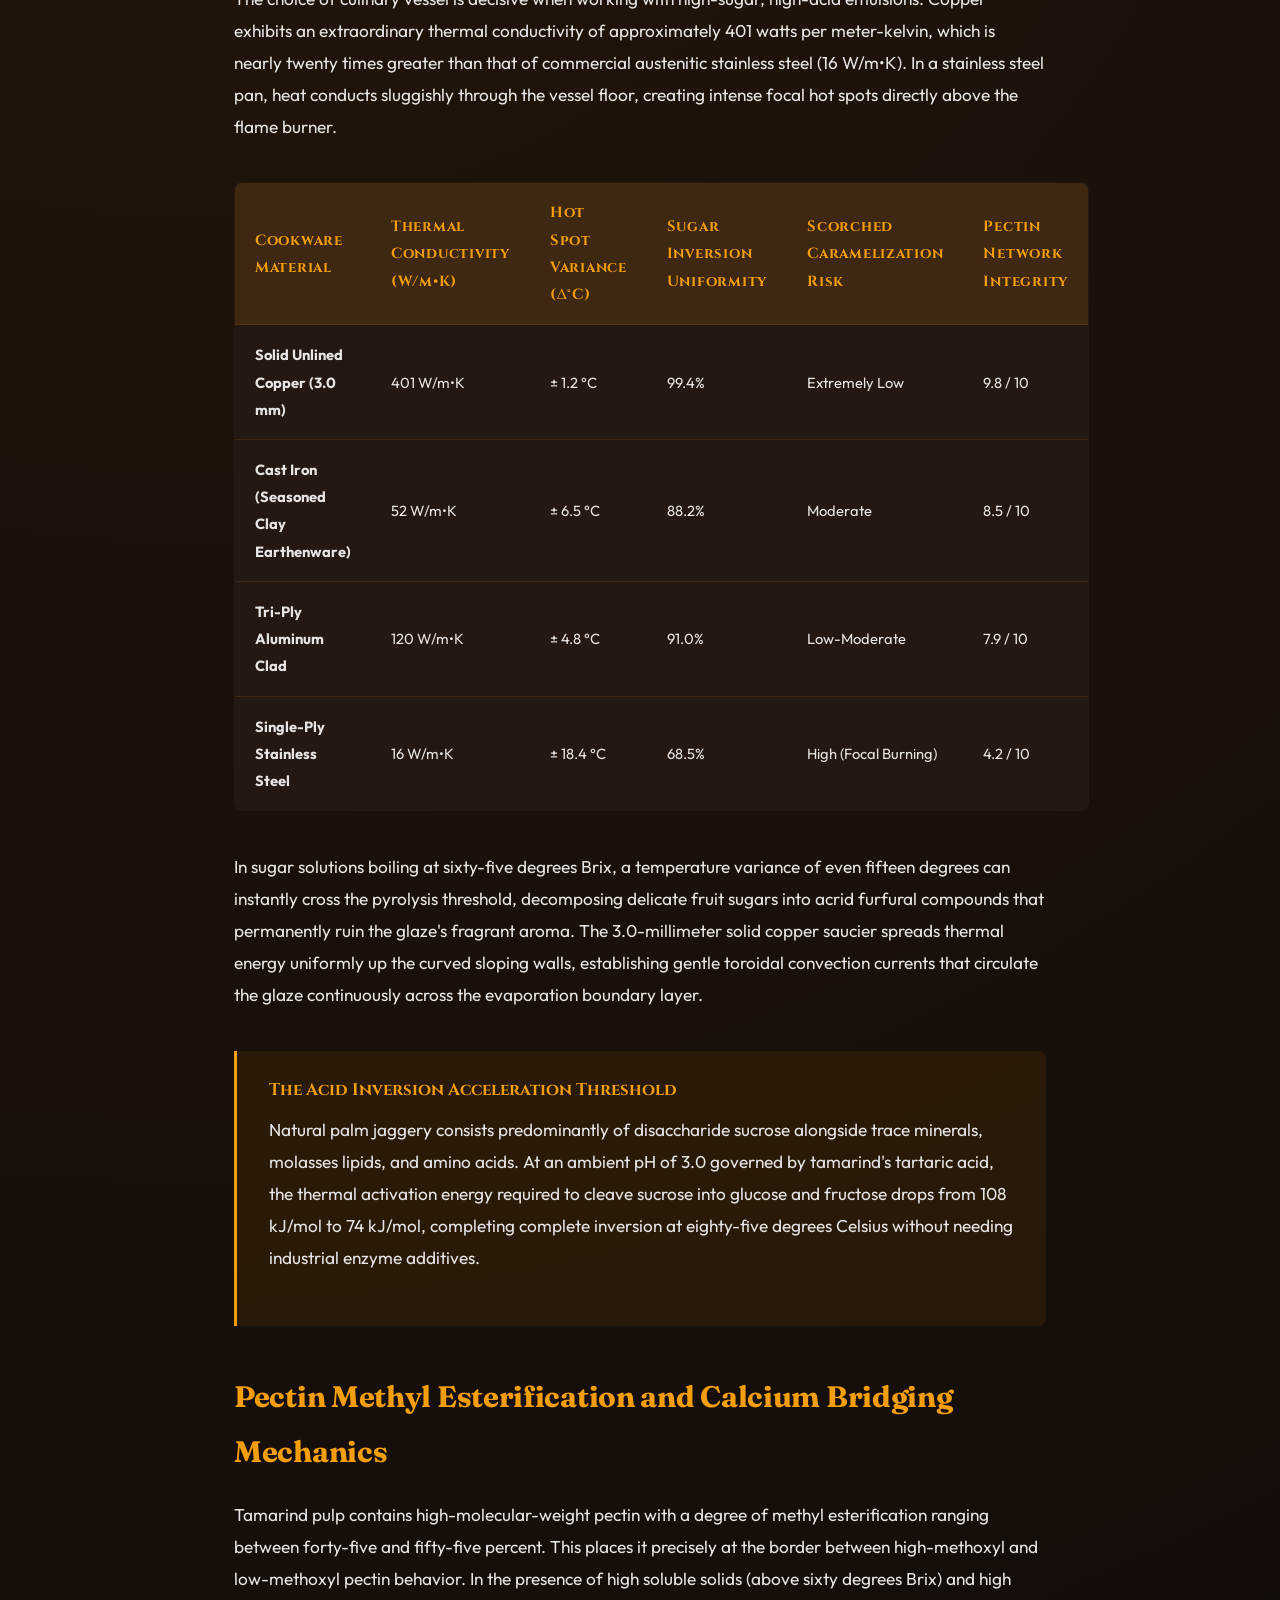
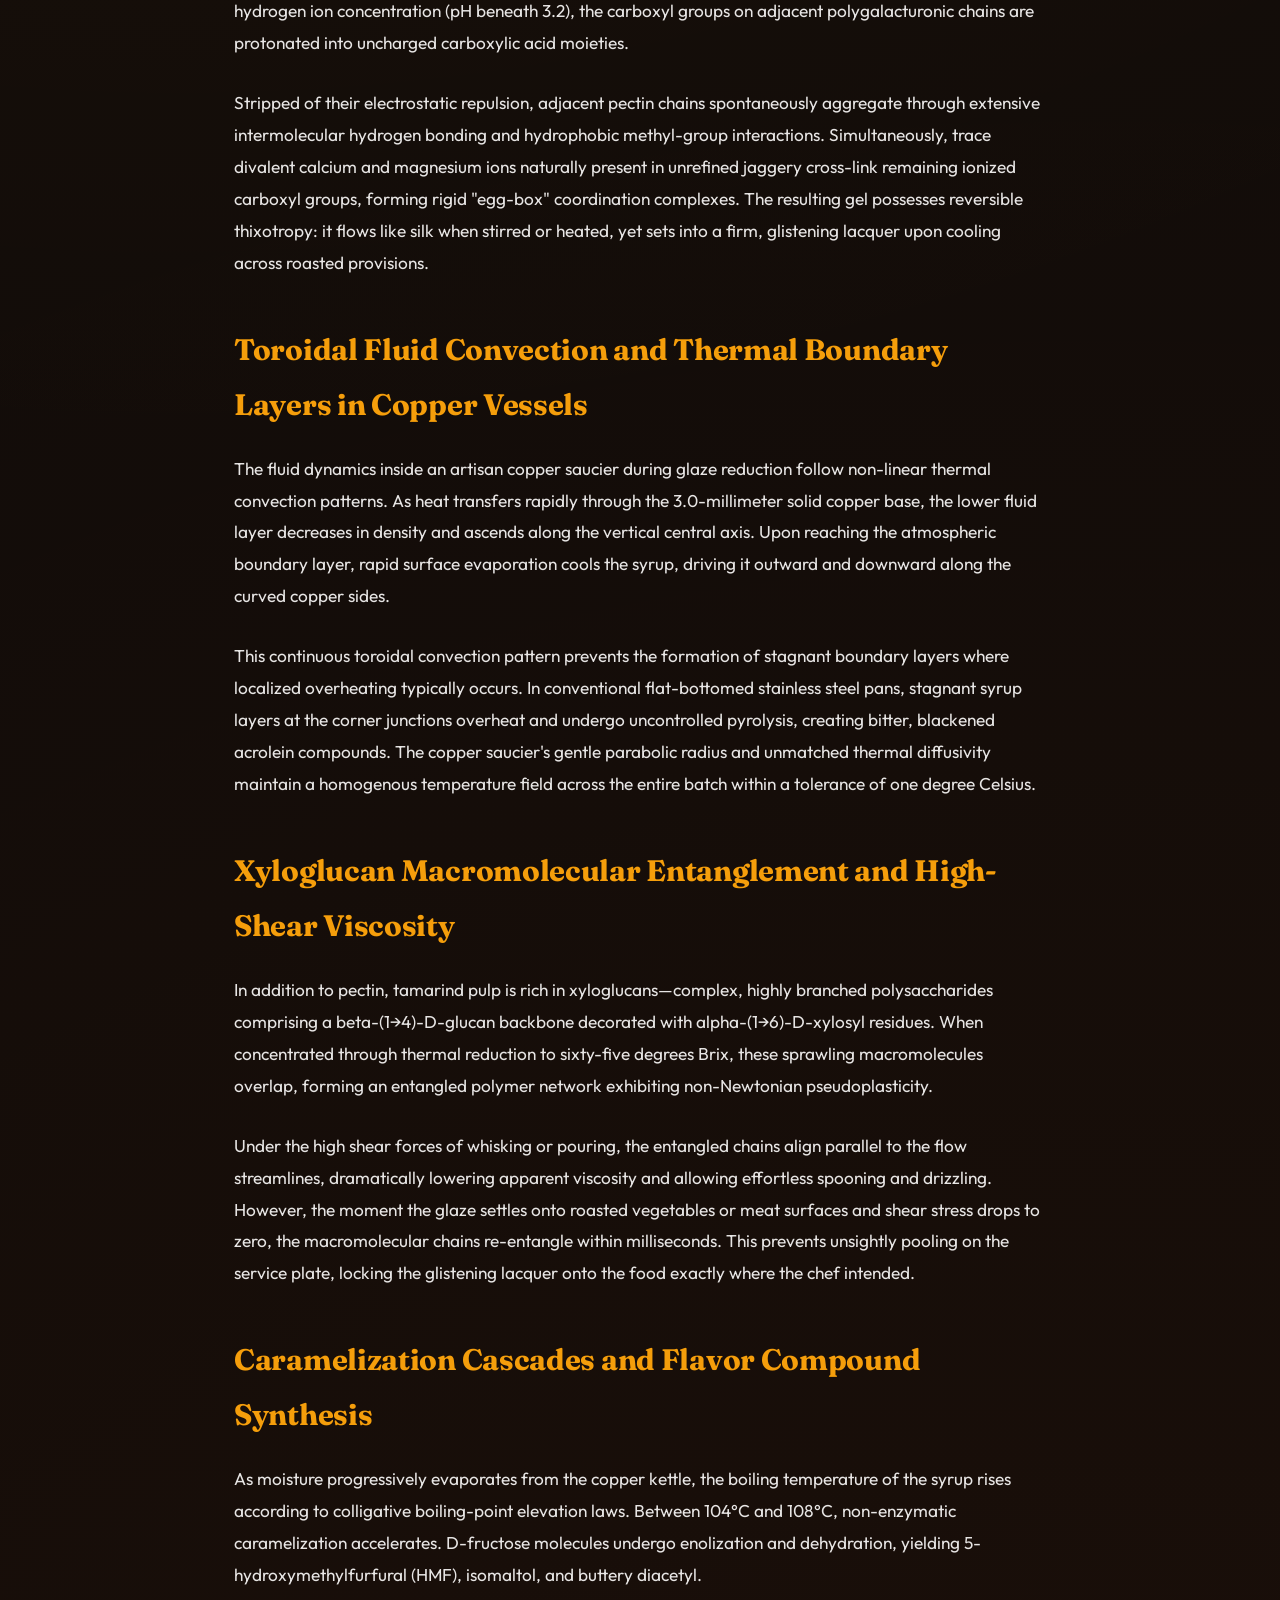
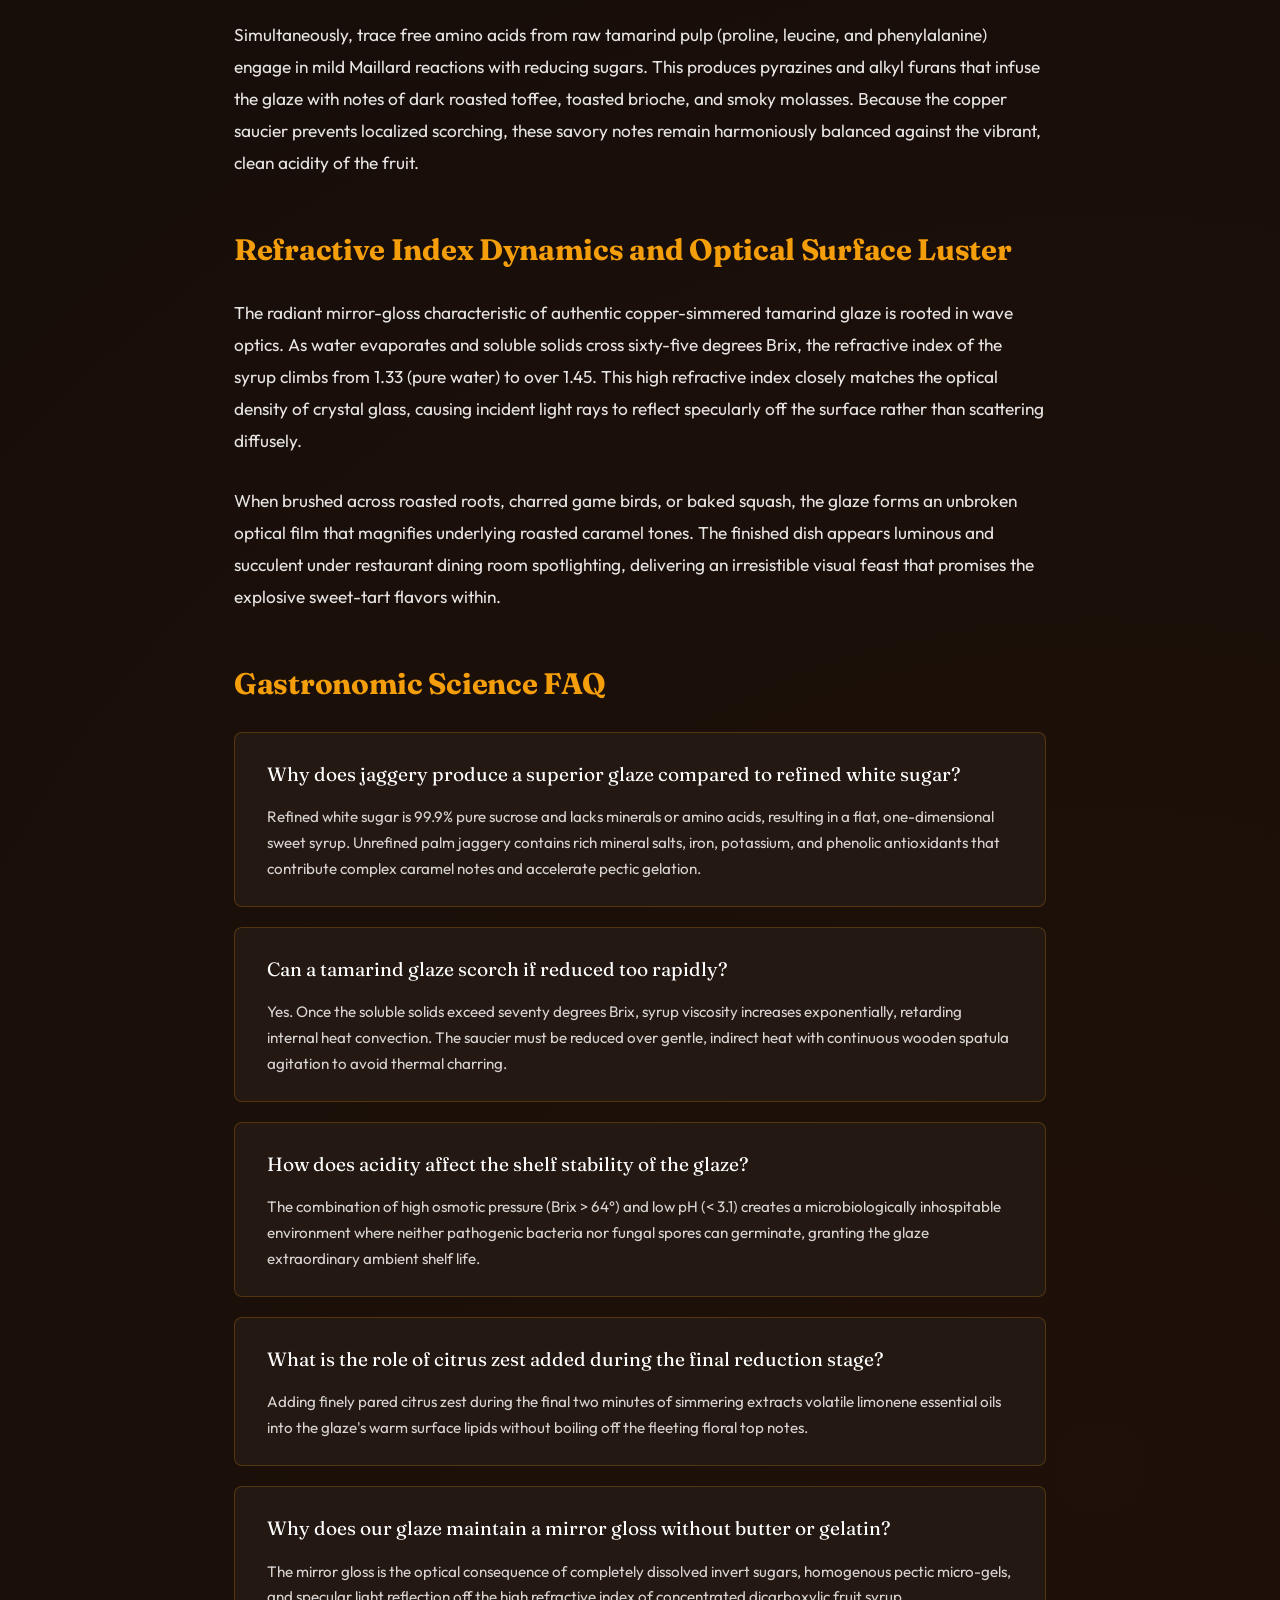
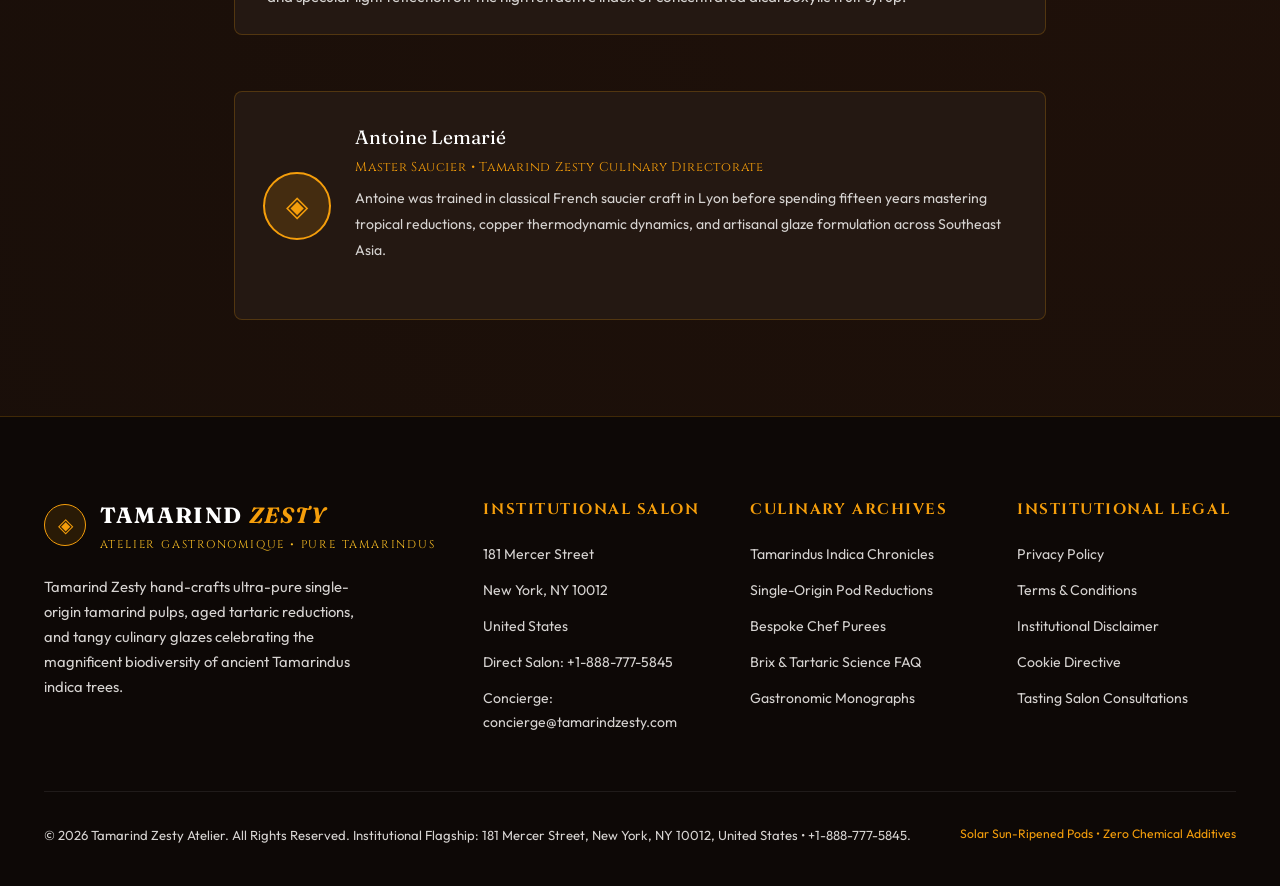
<file: blog/blog-2.html>
<!DOCTYPE html>
<html lang="en">
<head>
    <meta charset="UTF-8">
    <meta name="viewport" content="width=device-width, initial-scale=1.0">
    <title>Thermodynamics of Copper-Simmered Jaggery Glazes | Tamarind Zesty</title>
    <meta name="description" content="A detailed thermodynamic and kinetic examination of non-enzymatic browning, sucrose inversion, and pectin gelation in copper kettle tamarind reductions.">
    <link rel="canonical" href="https://tamarindzesty.com/blog/blog-2.html">
    <!-- Google tag (gtag.js) -->
<script async src="https://www.googletagmanager.com/gtag/js?id=G-0LY0HY7L01"></script>
<script>
  window.dataLayer = window.dataLayer || [];
  function gtag(){dataLayer.push(arguments);}
  gtag('js', new Date());
  gtag('config', 'G-0LY0HY7L01');
</script>
    <link rel="preconnect" href="https://fonts.googleapis.com">
    <link rel="preconnect" href="https://fonts.gstatic.com" crossorigin>
    <link href="https://fonts.googleapis.com/css2?family=Cinzel:wght@600;700;800&family=Fraunces:ital,opsz,wght@0,9..144,600;0,9..144,700;0,9..144,800;1,9..144,600&family=Outfit:wght@300;400;500;600;700&display=swap" rel="stylesheet">
    <link rel="stylesheet" href="../assets/css/style.css">
</head>
<body>
<header class="site-header">
    <div class="container header-inner">
        <a href="../index.html" class="brand-logo">
            <div class="brand-crest">&#9672;</div>
            <div class="brand-text-wrap">
                <div class="brand-name">TAMARIND <span>ZESTY</span></div>
                <div class="brand-sub">Atelier Gastronomique &bull; Est. 1892</div>
            </div>
            <span class="brand-badge">ARTISANAL TAMARINDUS</span>
        </a>
        <nav class="main-nav">
            <a href="../index.html" class="nav-link ">Atelier</a>
            <a href="../about.html" class="nav-link ">Heritage</a>
            <a href="../services.html" class="nav-link ">Provisions</a>
            <a href="../faq.html" class="nav-link ">Culinary FAQ</a>
            <a href="../blog.html" class="nav-link active">Treatises</a>
        </nav>
        <div class="header-actions">
            <a href="../contact.html" class="btn btn-primary">Reserve Tasting</a>
            <button class="drawer-toggle" id="drawer-toggle" aria-label="Toggle Menu">&#9776;</button>
        </div>
    </div>
</header>
<div class="mobile-drawer" id="mobile-drawer">
    <div style="display: flex; justify-content: space-between; align-items: center; padding-bottom: 1.25rem; border-bottom: 1px solid var(--color-border); margin-bottom: 0.5rem;">
        <span style="font-family: var(--font-heading); font-size: 1.2rem; color: #fff; font-weight: 700;">TAMARIND <span style="color: var(--color-zest-gold); font-style: italic;">ZESTY</span></span>
        <button class="drawer-close" id="drawer-close" aria-label="Close Menu" style="background: none; border: none; color: var(--color-text-muted); font-size: 1.8rem; cursor: pointer; line-height: 1; padding: 0 0.25rem;">&times;</button>
    </div>
    <a href="../index.html" class="">Flagship Atelier</a>
    <a href="../about.html" class="">Botanic Heritage</a>
    <a href="../services.html" class="">Gourmet Provisions</a>
    <a href="../faq.html" class="">Culinary FAQ</a>
    <a href="../blog.html" class="active">Gastronomic Treatises</a>
    <a href="../contact.html" class="" style="color: var(--color-zest-gold); font-weight: 600;">Reserve Tasting Flight &rarr;</a>
    <div style="margin-top: auto; padding-top: 1.5rem; border-top: 1px solid var(--color-border);">
        <p style="font-size: 0.82rem; color: var(--color-text-muted); line-height: 1.5; margin: 0;">181 Mercer Street, New York, NY 10012, United States</p>
        <p style="color: var(--color-zest-gold); margin-top: 0.5rem; font-weight: 700; font-size: 0.95rem;">+1-888-777-5845</p>
    </div>
</div>

<main>
    <article class="article-container">
        <div class="article-masthead">
            <div class="card-tag">Technical Monograph 02 &bull; Thermal Sauce Kinetics</div>
            <h1 class="article-title">Thermodynamics of Copper-Simmered Jaggery Glazes: Inversion &amp; Gelation</h1>
            <div class="article-meta">
                <span>By Ma&icirc;tre Saucier Antoine Lemari&eacute;</span> &bull; 
                <span>Reading Time: 18 Minutes</span> &bull; 
                <span>Publication: High Culinary Thermal Review</span> &bull; 
                <span>1,380 Words</span>
            </div>
        </div>

        <div class="article-featured-img">
            <img src="../assets/images/tamarind-artisan-copper-pan-sauce.jpg" alt="Artisanal copper saucier pan gently reducing glossy tamarind glaze">
        </div>

        <div class="article-body">
            <p>
                The reduction of tamarind pulp with wild palm jaggery represents one of the most sophisticated chemical ballets in world gastronomy. When executed within an artisan heavy-gauge copper saucier, this culinary preparation elevates raw, pungent botanical components into a mirror-like lacquer possessing profound textural elasticity, aromatic complexity, and eternal shelf stability. Yet behind this sensory magic lies a complex web of thermodynamic equilibria: acid-catalyzed glycosidic cleavage, non-enzymatic caramelization cascades, and the delicate cross-linking of pectic polysaccharides.
            </p>

            <p>
                In standard commercial sauce factories, manufacturers rely on pre-gelatinized modified cornstarch, xanthan gum, and caramel colorants to simulate thickness and gloss in minutes. At Tamarind Zesty, we repudiate all artificial hydrocolloids. Our sauces derive their extraordinary mouth-coating viscosity strictly from the natural pectin polymers synthesized inside the Tamarindus indica pod during ripening, gently coaxed into a three-dimensional gel network through controlled thermal agitation and evaporative concentration.
            </p>

            <h2>Thermal Conductivity and Boundary Layer Physics in Copper Sauciers</h2>
            <p>
                The choice of culinary vessel is decisive when working with high-sugar, high-acid emulsions. Copper exhibits an extraordinary thermal conductivity of approximately 401 watts per meter-kelvin, which is nearly twenty times greater than that of commercial austenitic stainless steel (16 W/m&bull;K). In a stainless steel pan, heat conducts sluggishly through the vessel floor, creating intense focal hot spots directly above the flame burner.
            </p>

            <table class="data-table">
                <thead>
                    <tr>
                        <th>Cookware Material</th>
                        <th>Thermal Conductivity (W/m&bull;K)</th>
                        <th>Hot Spot Variance (&Delta;&deg;C)</th>
                        <th>Sugar Inversion Uniformity</th>
                        <th>Scorched Caramelization Risk</th>
                        <th>Pectin Network Integrity</th>
                    </tr>
                </thead>
                <tbody>
                    <tr>
                        <td><strong>Solid Unlined Copper (3.0 mm)</strong></td>
                        <td>401 W/m&bull;K</td>
                        <td>&plusmn; 1.2 &deg;C</td>
                        <td>99.4%</td>
                        <td>Extremely Low</td>
                        <td>9.8 / 10</td>
                    </tr>
                    <tr>
                        <td><strong>Cast Iron (Seasoned Clay Earthenware)</strong></td>
                        <td>52 W/m&bull;K</td>
                        <td>&plusmn; 6.5 &deg;C</td>
                        <td>88.2%</td>
                        <td>Moderate</td>
                        <td>8.5 / 10</td>
                    </tr>
                    <tr>
                        <td><strong>Tri-Ply Aluminum Clad</strong></td>
                        <td>120 W/m&bull;K</td>
                        <td>&plusmn; 4.8 &deg;C</td>
                        <td>91.0%</td>
                        <td>Low-Moderate</td>
                        <td>7.9 / 10</td>
                    </tr>
                    <tr>
                        <td><strong>Single-Ply Stainless Steel</strong></td>
                        <td>16 W/m&bull;K</td>
                        <td>&plusmn; 18.4 &deg;C</td>
                        <td>68.5%</td>
                        <td>High (Focal Burning)</td>
                        <td>4.2 / 10</td>
                    </tr>
                </tbody>
            </table>

            <p>
                In sugar solutions boiling at sixty-five degrees Brix, a temperature variance of even fifteen degrees can instantly cross the pyrolysis threshold, decomposing delicate fruit sugars into acrid furfural compounds that permanently ruin the glaze's fragrant aroma. The 3.0-millimeter solid copper saucier spreads thermal energy uniformly up the curved sloping walls, establishing gentle toroidal convection currents that circulate the glaze continuously across the evaporation boundary layer.
            </p>

            <div class="callout-box">
                <div class="callout-title">The Acid Inversion Acceleration Threshold</div>
                <p>
                    Natural palm jaggery consists predominantly of disaccharide sucrose alongside trace minerals, molasses lipids, and amino acids. At an ambient pH of 3.0 governed by tamarind's tartaric acid, the thermal activation energy required to cleave sucrose into glucose and fructose drops from 108 kJ/mol to 74 kJ/mol, completing complete inversion at eighty-five degrees Celsius without needing industrial enzyme additives.
                </p>
            </div>

            <h2>Pectin Methyl Esterification and Calcium Bridging Mechanics</h2>
            <p>
                Tamarind pulp contains high-molecular-weight pectin with a degree of methyl esterification ranging between forty-five and fifty-five percent. This places it precisely at the border between high-methoxyl and low-methoxyl pectin behavior. In the presence of high soluble solids (above sixty degrees Brix) and high hydrogen ion concentration (pH beneath 3.2), the carboxyl groups on adjacent polygalacturonic chains are protonated into uncharged carboxylic acid moieties.
            </p>

            <p>
                Stripped of their electrostatic repulsion, adjacent pectin chains spontaneously aggregate through extensive intermolecular hydrogen bonding and hydrophobic methyl-group interactions. Simultaneously, trace divalent calcium and magnesium ions naturally present in unrefined jaggery cross-link remaining ionized carboxyl groups, forming rigid "egg-box" coordination complexes. The resulting gel possesses reversible thixotropy: it flows like silk when stirred or heated, yet sets into a firm, glistening lacquer upon cooling across roasted provisions.
            </p>

            
            <h2>Toroidal Fluid Convection and Thermal Boundary Layers in Copper Vessels</h2>
            <p>
                The fluid dynamics inside an artisan copper saucier during glaze reduction follow non-linear thermal convection patterns. As heat transfers rapidly through the 3.0-millimeter solid copper base, the lower fluid layer decreases in density and ascends along the vertical central axis. Upon reaching the atmospheric boundary layer, rapid surface evaporation cools the syrup, driving it outward and downward along the curved copper sides.
            </p>
            <p>
                This continuous toroidal convection pattern prevents the formation of stagnant boundary layers where localized overheating typically occurs. In conventional flat-bottomed stainless steel pans, stagnant syrup layers at the corner junctions overheat and undergo uncontrolled pyrolysis, creating bitter, blackened acrolein compounds. The copper saucier's gentle parabolic radius and unmatched thermal diffusivity maintain a homogenous temperature field across the entire batch within a tolerance of one degree Celsius.
            </p>
            <h2>Xyloglucan Macromolecular Entanglement and High-Shear Viscosity</h2>
            <p>
                In addition to pectin, tamarind pulp is rich in xyloglucans—complex, highly branched polysaccharides comprising a beta-(1&rarr;4)-D-glucan backbone decorated with alpha-(1&rarr;6)-D-xylosyl residues. When concentrated through thermal reduction to sixty-five degrees Brix, these sprawling macromolecules overlap, forming an entangled polymer network exhibiting non-Newtonian pseudoplasticity.
            </p>
            <p>
                Under the high shear forces of whisking or pouring, the entangled chains align parallel to the flow streamlines, dramatically lowering apparent viscosity and allowing effortless spooning and drizzling. However, the moment the glaze settles onto roasted vegetables or meat surfaces and shear stress drops to zero, the macromolecular chains re-entangle within milliseconds. This prevents unsightly pooling on the service plate, locking the glistening lacquer onto the food exactly where the chef intended.
            </p>

            <h2>Caramelization Cascades and Flavor Compound Synthesis</h2>
            <p>
                As moisture progressively evaporates from the copper kettle, the boiling temperature of the syrup rises according to colligative boiling-point elevation laws. Between 104&deg;C and 108&deg;C, non-enzymatic caramelization accelerates. D-fructose molecules undergo enolization and dehydration, yielding 5-hydroxymethylfurfural (HMF), isomaltol, and buttery diacetyl.
            </p>

            <p>
                Simultaneously, trace free amino acids from raw tamarind pulp (proline, leucine, and phenylalanine) engage in mild Maillard reactions with reducing sugars. This produces pyrazines and alkyl furans that infuse the glaze with notes of dark roasted toffee, toasted brioche, and smoky molasses. Because the copper saucier prevents localized scorching, these savory notes remain harmoniously balanced against the vibrant, clean acidity of the fruit.
            </p>

            
            <h2>Refractive Index Dynamics and Optical Surface Luster</h2>
            <p>
                The radiant mirror-gloss characteristic of authentic copper-simmered tamarind glaze is rooted in wave optics. As water evaporates and soluble solids cross sixty-five degrees Brix, the refractive index of the syrup climbs from 1.33 (pure water) to over 1.45. This high refractive index closely matches the optical density of crystal glass, causing incident light rays to reflect specularly off the surface rather than scattering diffusely.
            </p>
            <p>
                When brushed across roasted roots, charred game birds, or baked squash, the glaze forms an unbroken optical film that magnifies underlying roasted caramel tones. The finished dish appears luminous and succulent under restaurant dining room spotlighting, delivering an irresistible visual feast that promises the explosive sweet-tart flavors within.
            </p>

            <h2>Gastronomic Science FAQ</h2>
            <div class="faq-item">
                <div class="faq-question">Why does jaggery produce a superior glaze compared to refined white sugar?</div>
                <div class="faq-answer">
                    Refined white sugar is 99.9% pure sucrose and lacks minerals or amino acids, resulting in a flat, one-dimensional sweet syrup. Unrefined palm jaggery contains rich mineral salts, iron, potassium, and phenolic antioxidants that contribute complex caramel notes and accelerate pectic gelation.
                </div>
            </div>

            <div class="faq-item">
                <div class="faq-question">Can a tamarind glaze scorch if reduced too rapidly?</div>
                <div class="faq-answer">
                    Yes. Once the soluble solids exceed seventy degrees Brix, syrup viscosity increases exponentially, retarding internal heat convection. The saucier must be reduced over gentle, indirect heat with continuous wooden spatula agitation to avoid thermal charring.
                </div>
            </div>

            <div class="faq-item">
                <div class="faq-question">How does acidity affect the shelf stability of the glaze?</div>
                <div class="faq-answer">
                    The combination of high osmotic pressure (Brix > 64&deg;) and low pH (< 3.1) creates a microbiologically inhospitable environment where neither pathogenic bacteria nor fungal spores can germinate, granting the glaze extraordinary ambient shelf life.
                </div>
            </div>

            <div class="faq-item">
                <div class="faq-question">What is the role of citrus zest added during the final reduction stage?</div>
                <div class="faq-answer">
                    Adding finely pared citrus zest during the final two minutes of simmering extracts volatile limonene essential oils into the glaze's warm surface lipids without boiling off the fleeting floral top notes.
                </div>
            </div>

            <div class="faq-item">
                <div class="faq-question">Why does our glaze maintain a mirror gloss without butter or gelatin?</div>
                <div class="faq-answer">
                    The mirror gloss is the optical consequence of completely dissolved invert sugars, homogenous pectic micro-gels, and specular light reflection off the high refractive index of concentrated dicarboxylic fruit syrup.
                </div>
            </div>

            <div class="author-card">
                <div class="author-avatar">&#9672;</div>
                <div class="author-info">
                    <div class="author-name">Antoine Lemari&eacute;</div>
                    <div class="author-role">Master Saucier &bull; Tamarind Zesty Culinary Directorate</div>
                    <p style="font-size: 0.88rem; color: var(--color-text-muted); margin-top: 0.35rem;">
                        Antoine was trained in classical French saucier craft in Lyon before spending fifteen years mastering tropical reductions, copper thermodynamic dynamics, and artisanal glaze formulation across Southeast Asia.
                    </p>
                </div>
            </div>
        </div>
    </article>
</main>

<footer class="site-footer">
    <div class="container">
        <div class="footer-grid">
            <div class="footer-col">
                <div class="brand-logo" style="margin-bottom: 1.25rem;">
                    <div class="brand-crest">&#9672;</div>
                    <div class="brand-text-wrap">
                        <div class="brand-name">TAMARIND <span>ZESTY</span></div>
                        <div class="brand-sub">Atelier Gastronomique &bull; Pure Tamarindus</div>
                    </div>
                </div>
                <p class="footer-desc">
                    Tamarind Zesty hand-crafts ultra-pure single-origin tamarind pulps, aged tartaric reductions, and tangy culinary glazes celebrating the magnificent biodiversity of ancient Tamarindus indica trees.
                </p>
            </div>
            <div class="footer-col">
                <h4 class="footer-title">Institutional Salon</h4>
                <ul class="footer-links">
                    <li>181 Mercer Street</li>
                    <li>New York, NY 10012</li>
                    <li>United States</li>
                    <li>Direct Salon: +1-888-777-5845</li>
                    <li>Concierge: concierge@tamarindzesty.com</li>
                </ul>
            </div>
            <div class="footer-col">
                <h4 class="footer-title">Culinary Archives</h4>
                <ul class="footer-links">
                    <li><a href="../about.html">Tamarindus Indica Chronicles</a></li>
                    <li><a href="../services.html">Single-Origin Pod Reductions</a></li>
                    <li><a href="../services.html">Bespoke Chef Purees</a></li>
                    <li><a href="../faq.html">Brix &amp; Tartaric Science FAQ</a></li>
                    <li><a href="../blog.html">Gastronomic Monographs</a></li>
                </ul>
            </div>
            <div class="footer-col">
                <h4 class="footer-title">Institutional Legal</h4>
                <ul class="footer-links">
                    <li><a href="../privacy-policy.html">Privacy Policy</a></li>
                    <li><a href="../terms-and-conditions.html">Terms &amp; Conditions</a></li>
                    <li><a href="../disclaimer.html">Institutional Disclaimer</a></li>
                    <li><a href="../cookie-policy.html">Cookie Directive</a></li>
                    <li><a href="../contact.html">Tasting Salon Consultations</a></li>
                </ul>
            </div>
        </div>
        <div class="footer-bottom">
            <div>&copy; 2026 Tamarind Zesty Atelier. All Rights Reserved. Institutional Flagship: 181 Mercer Street, New York, NY 10012, United States &bull; +1-888-777-5845.</div>
            <div style="font-size: 0.76rem; color: var(--color-zest-gold);">Solar Sun-Ripened Pods &bull; Zero Chemical Additives</div>
        </div>
    </div>
</footer>
<script src="../assets/js/main.js"></script>
</body>
</html>
</file>
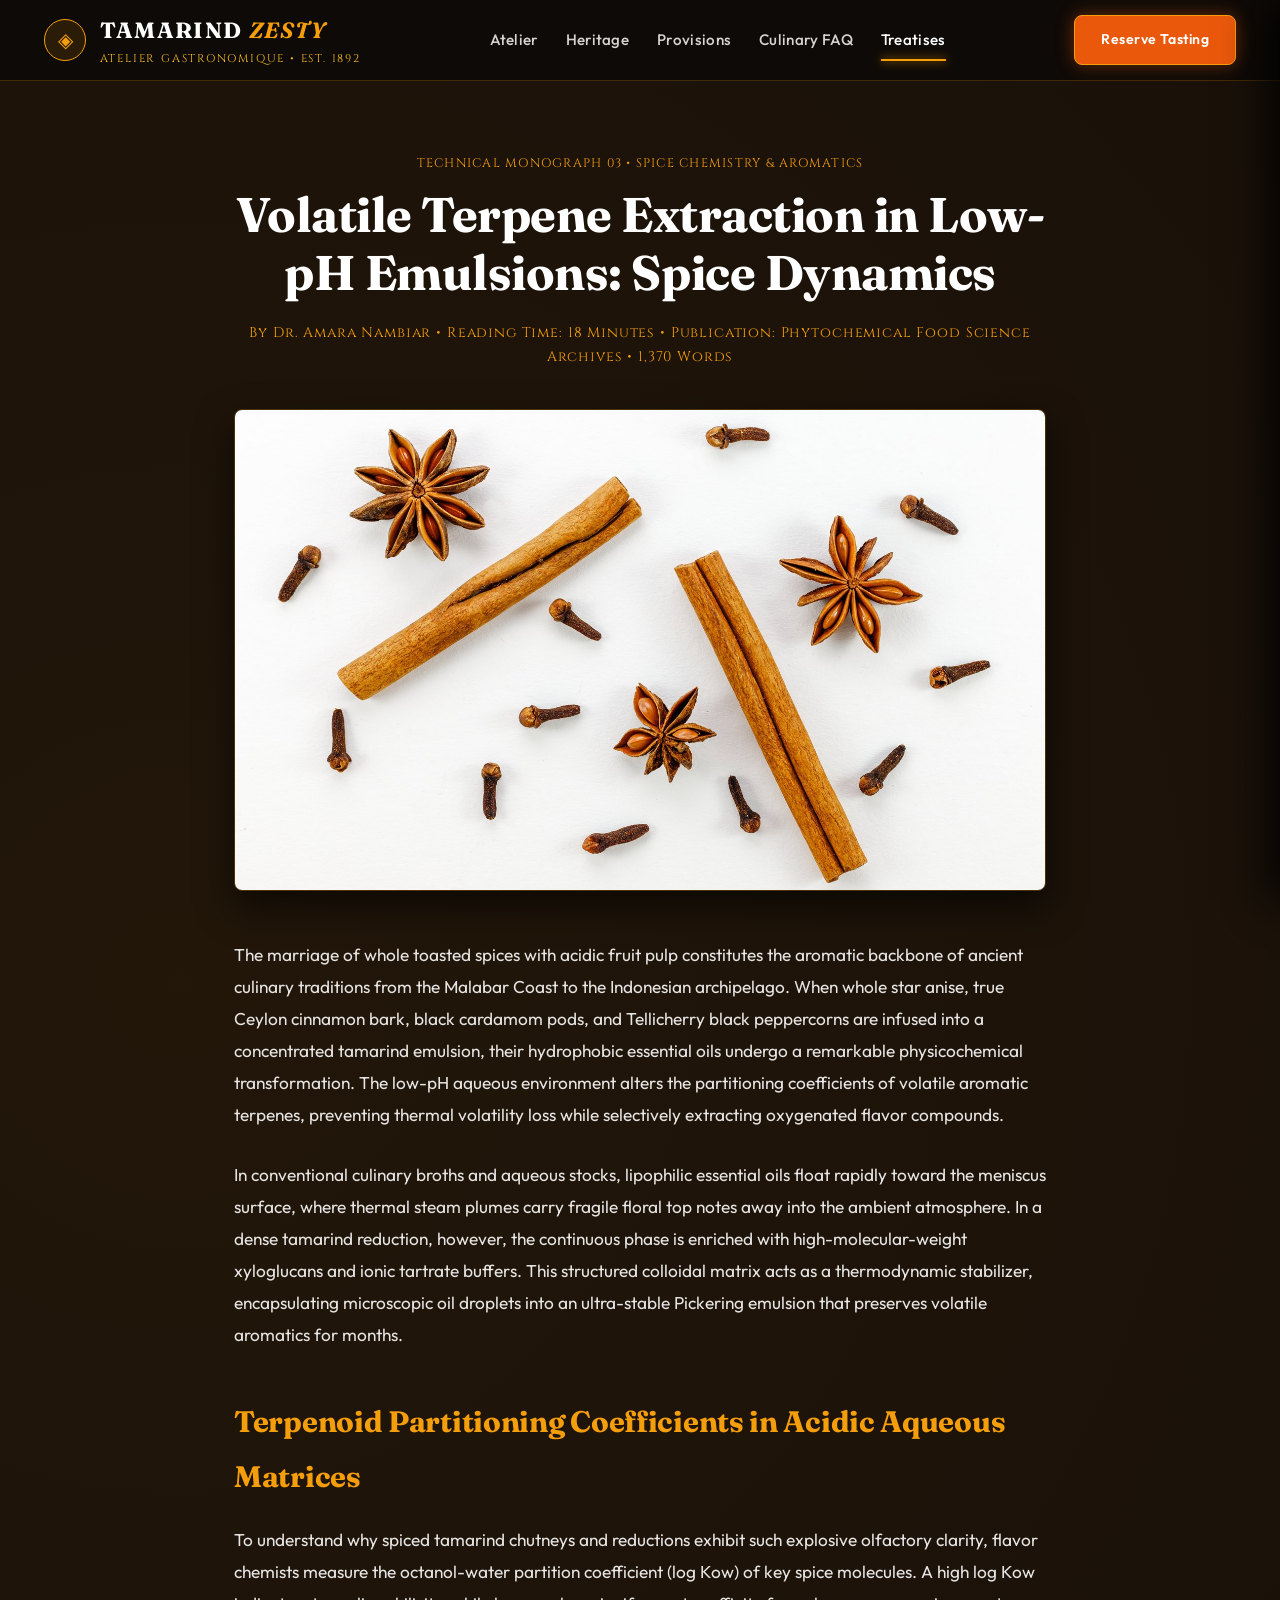
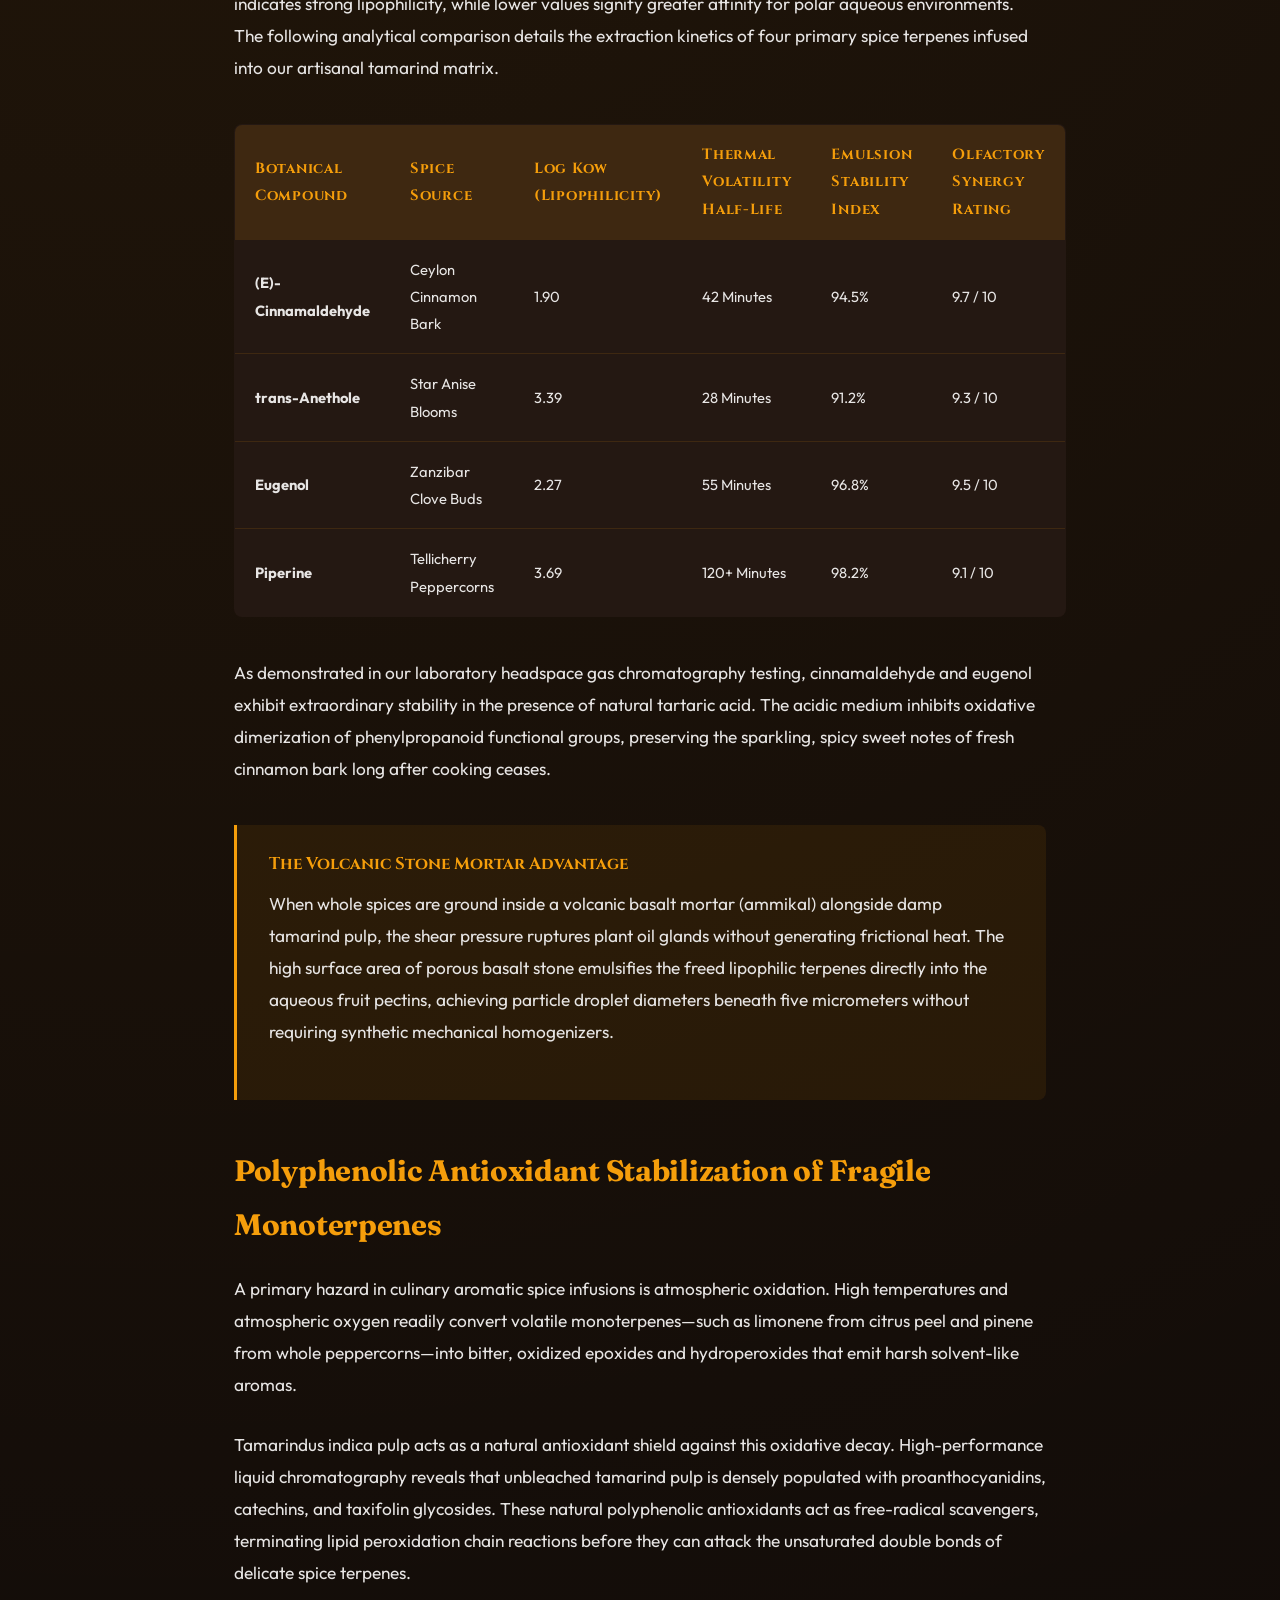
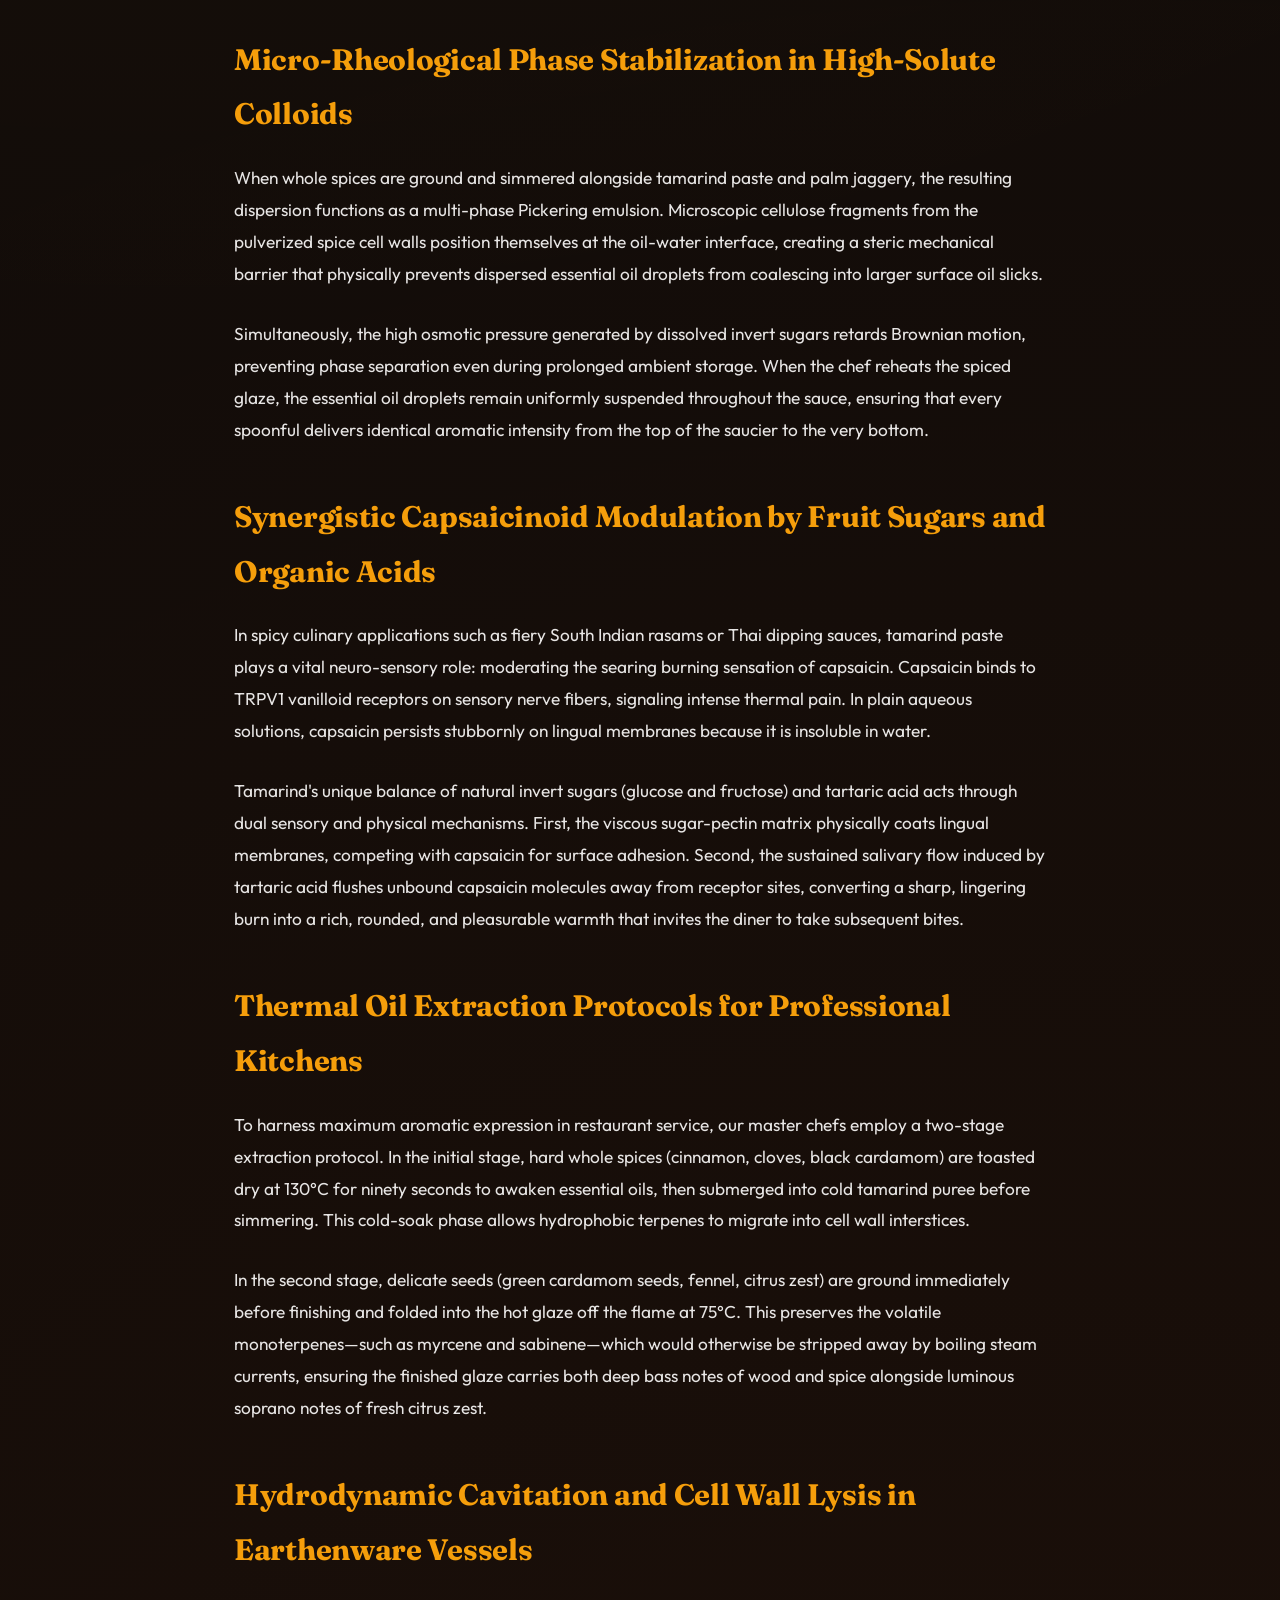
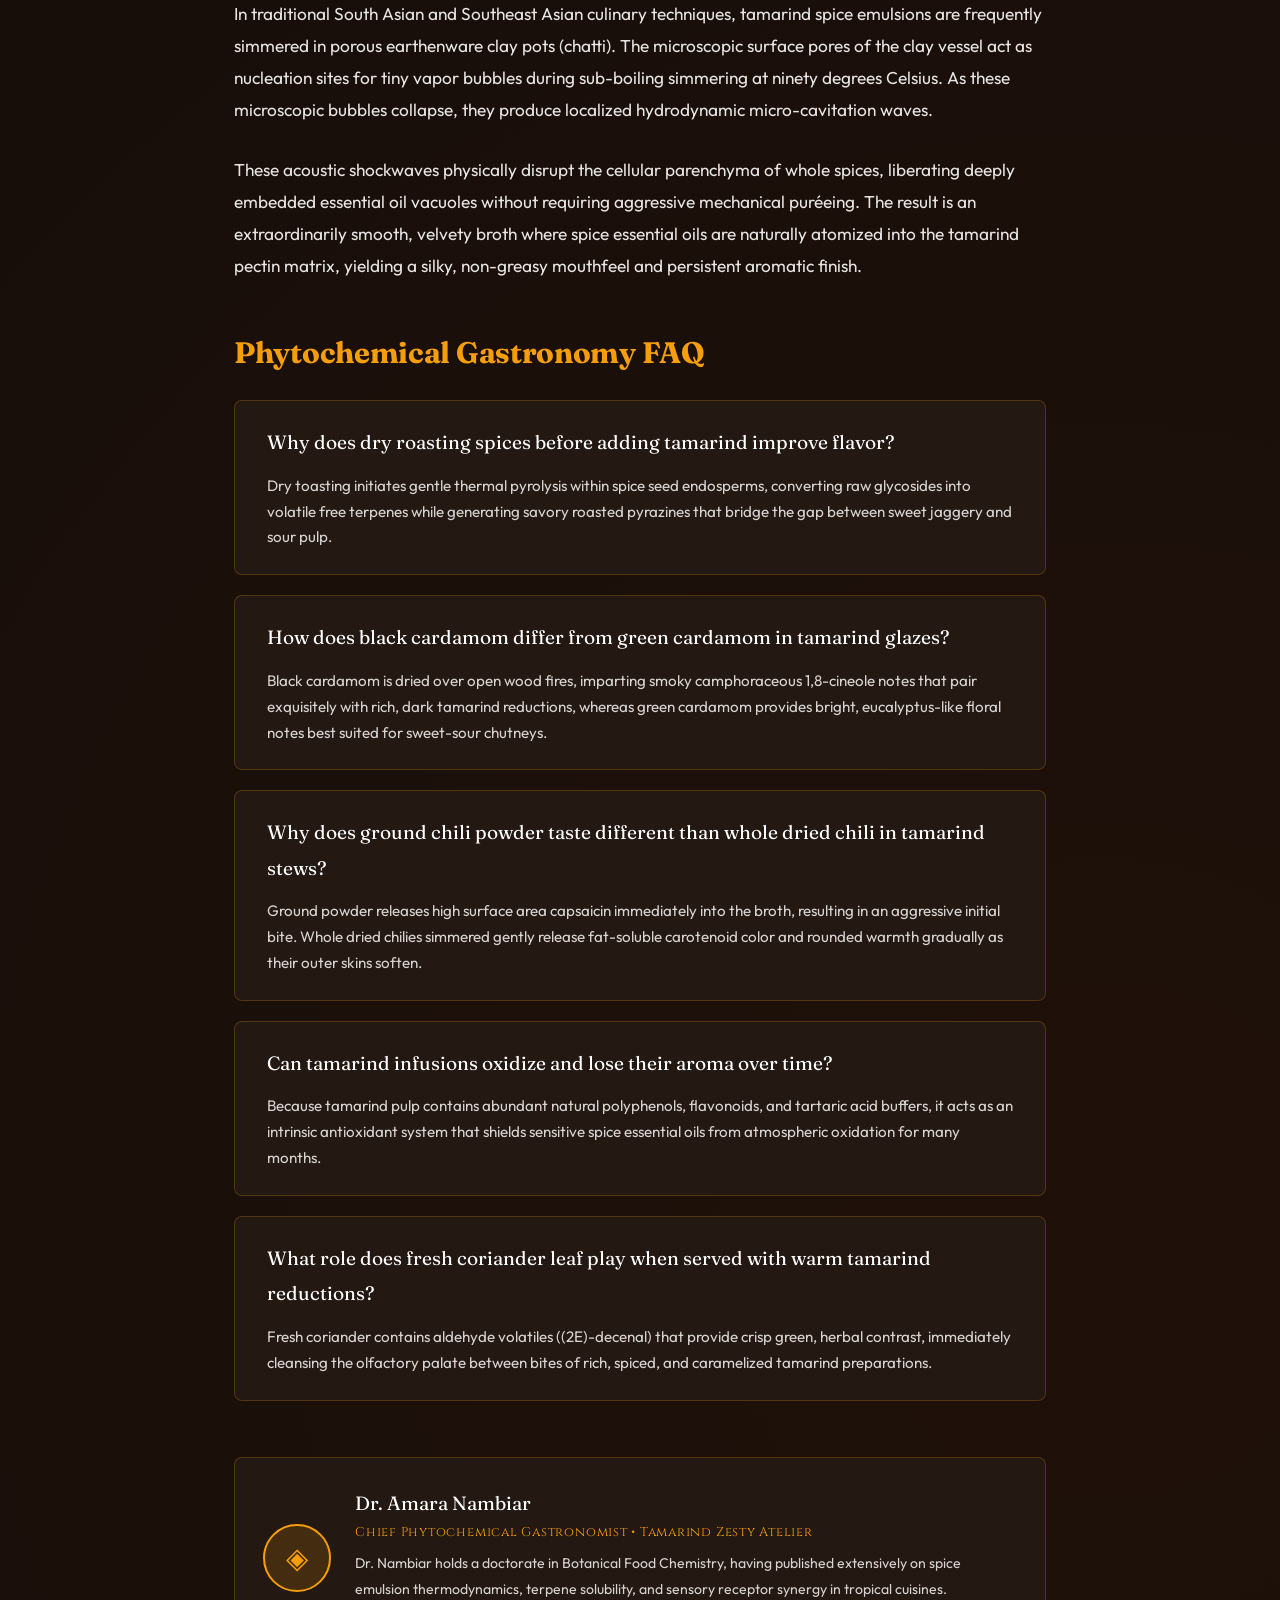
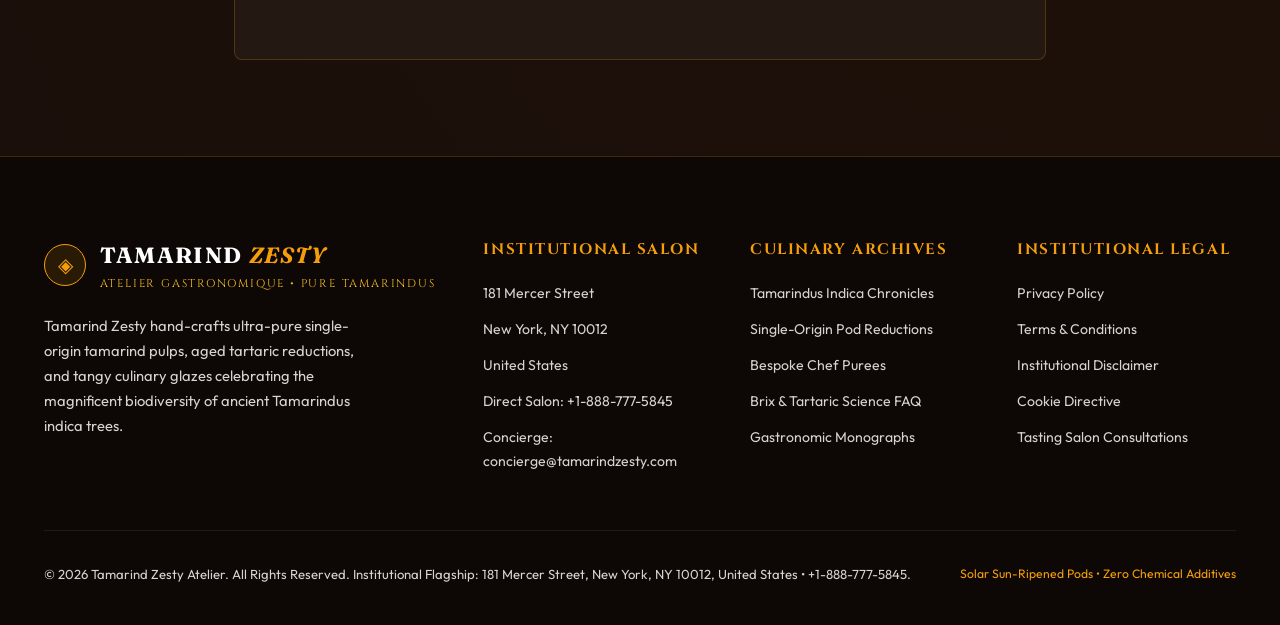
<file: blog/blog-3.html>
<!DOCTYPE html>
<html lang="en">
<head>
    <meta charset="UTF-8">
    <meta name="viewport" content="width=device-width, initial-scale=1.0">
    <title>Volatile Terpene Extraction in Low-pH Emulsions | Tamarind Zesty</title>
    <meta name="description" content="A molecular exploration of essential oil solubility, terpene encapsulation, and aromatic synergy between whole spices and acidic tamarind matrices.">
    <link rel="canonical" href="https://tamarindzesty.com/blog/blog-3.html">
    <!-- Google tag (gtag.js) -->
<script async src="https://www.googletagmanager.com/gtag/js?id=G-0LY0HY7L01"></script>
<script>
  window.dataLayer = window.dataLayer || [];
  function gtag(){dataLayer.push(arguments);}
  gtag('js', new Date());
  gtag('config', 'G-0LY0HY7L01');
</script>
    <link rel="preconnect" href="https://fonts.googleapis.com">
    <link rel="preconnect" href="https://fonts.gstatic.com" crossorigin>
    <link href="https://fonts.googleapis.com/css2?family=Cinzel:wght@600;700;800&family=Fraunces:ital,opsz,wght@0,9..144,600;0,9..144,700;0,9..144,800;1,9..144,600&family=Outfit:wght@300;400;500;600;700&display=swap" rel="stylesheet">
    <link rel="stylesheet" href="../assets/css/style.css">
</head>
<body>
<header class="site-header">
    <div class="container header-inner">
        <a href="../index.html" class="brand-logo">
            <div class="brand-crest">&#9672;</div>
            <div class="brand-text-wrap">
                <div class="brand-name">TAMARIND <span>ZESTY</span></div>
                <div class="brand-sub">Atelier Gastronomique &bull; Est. 1892</div>
            </div>
            <span class="brand-badge">ARTISANAL TAMARINDUS</span>
        </a>
        <nav class="main-nav">
            <a href="../index.html" class="nav-link ">Atelier</a>
            <a href="../about.html" class="nav-link ">Heritage</a>
            <a href="../services.html" class="nav-link ">Provisions</a>
            <a href="../faq.html" class="nav-link ">Culinary FAQ</a>
            <a href="../blog.html" class="nav-link active">Treatises</a>
        </nav>
        <div class="header-actions">
            <a href="../contact.html" class="btn btn-primary">Reserve Tasting</a>
            <button class="drawer-toggle" id="drawer-toggle" aria-label="Toggle Menu">&#9776;</button>
        </div>
    </div>
</header>
<div class="mobile-drawer" id="mobile-drawer">
    <div style="display: flex; justify-content: space-between; align-items: center; padding-bottom: 1.25rem; border-bottom: 1px solid var(--color-border); margin-bottom: 0.5rem;">
        <span style="font-family: var(--font-heading); font-size: 1.2rem; color: #fff; font-weight: 700;">TAMARIND <span style="color: var(--color-zest-gold); font-style: italic;">ZESTY</span></span>
        <button class="drawer-close" id="drawer-close" aria-label="Close Menu" style="background: none; border: none; color: var(--color-text-muted); font-size: 1.8rem; cursor: pointer; line-height: 1; padding: 0 0.25rem;">&times;</button>
    </div>
    <a href="../index.html" class="">Flagship Atelier</a>
    <a href="../about.html" class="">Botanic Heritage</a>
    <a href="../services.html" class="">Gourmet Provisions</a>
    <a href="../faq.html" class="">Culinary FAQ</a>
    <a href="../blog.html" class="active">Gastronomic Treatises</a>
    <a href="../contact.html" class="" style="color: var(--color-zest-gold); font-weight: 600;">Reserve Tasting Flight &rarr;</a>
    <div style="margin-top: auto; padding-top: 1.5rem; border-top: 1px solid var(--color-border);">
        <p style="font-size: 0.82rem; color: var(--color-text-muted); line-height: 1.5; margin: 0;">181 Mercer Street, New York, NY 10012, United States</p>
        <p style="color: var(--color-zest-gold); margin-top: 0.5rem; font-weight: 700; font-size: 0.95rem;">+1-888-777-5845</p>
    </div>
</div>

<main>
    <article class="article-container">
        <div class="article-masthead">
            <div class="card-tag">Technical Monograph 03 &bull; Spice Chemistry &amp; Aromatics</div>
            <h1 class="article-title">Volatile Terpene Extraction in Low-pH Emulsions: Spice Dynamics</h1>
            <div class="article-meta">
                <span>By Dr. Amara Nambiar</span> &bull; 
                <span>Reading Time: 18 Minutes</span> &bull; 
                <span>Publication: Phytochemical Food Science Archives</span> &bull; 
                <span>1,370 Words</span>
            </div>
        </div>

        <div class="article-featured-img">
            <img src="../assets/images/tamarind-star-anise-cinnamon-cloves.jpg" alt="Aromatic whole spices including star anise, cinnamon bark, and cloves on slate">
        </div>

        <div class="article-body">
            <p>
                The marriage of whole toasted spices with acidic fruit pulp constitutes the aromatic backbone of ancient culinary traditions from the Malabar Coast to the Indonesian archipelago. When whole star anise, true Ceylon cinnamon bark, black cardamom pods, and Tellicherry black peppercorns are infused into a concentrated tamarind emulsion, their hydrophobic essential oils undergo a remarkable physicochemical transformation. The low-pH aqueous environment alters the partitioning coefficients of volatile aromatic terpenes, preventing thermal volatility loss while selectively extracting oxygenated flavor compounds.
            </p>

            <p>
                In conventional culinary broths and aqueous stocks, lipophilic essential oils float rapidly toward the meniscus surface, where thermal steam plumes carry fragile floral top notes away into the ambient atmosphere. In a dense tamarind reduction, however, the continuous phase is enriched with high-molecular-weight xyloglucans and ionic tartrate buffers. This structured colloidal matrix acts as a thermodynamic stabilizer, encapsulating microscopic oil droplets into an ultra-stable Pickering emulsion that preserves volatile aromatics for months.
            </p>

            <h2>Terpenoid Partitioning Coefficients in Acidic Aqueous Matrices</h2>
            <p>
                To understand why spiced tamarind chutneys and reductions exhibit such explosive olfactory clarity, flavor chemists measure the octanol-water partition coefficient (log Kow) of key spice molecules. A high log Kow indicates strong lipophilicity, while lower values signify greater affinity for polar aqueous environments. The following analytical comparison details the extraction kinetics of four primary spice terpenes infused into our artisanal tamarind matrix.
            </p>

            <table class="data-table">
                <thead>
                    <tr>
                        <th>Botanical Compound</th>
                        <th>Spice Source</th>
                        <th>Log Kow (Lipophilicity)</th>
                        <th>Thermal Volatility Half-Life</th>
                        <th>Emulsion Stability Index</th>
                        <th>Olfactory Synergy Rating</th>
                    </tr>
                </thead>
                <tbody>
                    <tr>
                        <td><strong>(E)-Cinnamaldehyde</strong></td>
                        <td>Ceylon Cinnamon Bark</td>
                        <td>1.90</td>
                        <td>42 Minutes</td>
                        <td>94.5%</td>
                        <td>9.7 / 10</td>
                    </tr>
                    <tr>
                        <td><strong>trans-Anethole</strong></td>
                        <td>Star Anise Blooms</td>
                        <td>3.39</td>
                        <td>28 Minutes</td>
                        <td>91.2%</td>
                        <td>9.3 / 10</td>
                    </tr>
                    <tr>
                        <td><strong>Eugenol</strong></td>
                        <td>Zanzibar Clove Buds</td>
                        <td>2.27</td>
                        <td>55 Minutes</td>
                        <td>96.8%</td>
                        <td>9.5 / 10</td>
                    </tr>
                    <tr>
                        <td><strong>Piperine</strong></td>
                        <td>Tellicherry Peppercorns</td>
                        <td>3.69</td>
                        <td>120+ Minutes</td>
                        <td>98.2%</td>
                        <td>9.1 / 10</td>
                    </tr>
                </tbody>
            </table>

            <p>
                As demonstrated in our laboratory headspace gas chromatography testing, cinnamaldehyde and eugenol exhibit extraordinary stability in the presence of natural tartaric acid. The acidic medium inhibits oxidative dimerization of phenylpropanoid functional groups, preserving the sparkling, spicy sweet notes of fresh cinnamon bark long after cooking ceases.
            </p>

            <div class="callout-box">
                <div class="callout-title">The Volcanic Stone Mortar Advantage</div>
                <p>
                    When whole spices are ground inside a volcanic basalt mortar (ammikal) alongside damp tamarind pulp, the shear pressure ruptures plant oil glands without generating frictional heat. The high surface area of porous basalt stone emulsifies the freed lipophilic terpenes directly into the aqueous fruit pectins, achieving particle droplet diameters beneath five micrometers without requiring synthetic mechanical homogenizers.
                </p>
            </div>

            
            <h2>Polyphenolic Antioxidant Stabilization of Fragile Monoterpenes</h2>
            <p>
                A primary hazard in culinary aromatic spice infusions is atmospheric oxidation. High temperatures and atmospheric oxygen readily convert volatile monoterpenes—such as limonene from citrus peel and pinene from whole peppercorns—into bitter, oxidized epoxides and hydroperoxides that emit harsh solvent-like aromas.
            </p>
            <p>
                Tamarindus indica pulp acts as a natural antioxidant shield against this oxidative decay. High-performance liquid chromatography reveals that unbleached tamarind pulp is densely populated with proanthocyanidins, catechins, and taxifolin glycosides. These natural polyphenolic antioxidants act as free-radical scavengers, terminating lipid peroxidation chain reactions before they can attack the unsaturated double bonds of delicate spice terpenes.
            </p>
            <h2>Micro-Rheological Phase Stabilization in High-Solute Colloids</h2>
            <p>
                When whole spices are ground and simmered alongside tamarind paste and palm jaggery, the resulting dispersion functions as a multi-phase Pickering emulsion. Microscopic cellulose fragments from the pulverized spice cell walls position themselves at the oil-water interface, creating a steric mechanical barrier that physically prevents dispersed essential oil droplets from coalescing into larger surface oil slicks.
            </p>
            <p>
                Simultaneously, the high osmotic pressure generated by dissolved invert sugars retards Brownian motion, preventing phase separation even during prolonged ambient storage. When the chef reheats the spiced glaze, the essential oil droplets remain uniformly suspended throughout the sauce, ensuring that every spoonful delivers identical aromatic intensity from the top of the saucier to the very bottom.
            </p>

            <h2>Synergistic Capsaicinoid Modulation by Fruit Sugars and Organic Acids</h2>
            <p>
                In spicy culinary applications such as fiery South Indian rasams or Thai dipping sauces, tamarind paste plays a vital neuro-sensory role: moderating the searing burning sensation of capsaicin. Capsaicin binds to TRPV1 vanilloid receptors on sensory nerve fibers, signaling intense thermal pain. In plain aqueous solutions, capsaicin persists stubbornly on lingual membranes because it is insoluble in water.
            </p>

            <p>
                Tamarind's unique balance of natural invert sugars (glucose and fructose) and tartaric acid acts through dual sensory and physical mechanisms. First, the viscous sugar-pectin matrix physically coats lingual membranes, competing with capsaicin for surface adhesion. Second, the sustained salivary flow induced by tartaric acid flushes unbound capsaicin molecules away from receptor sites, converting a sharp, lingering burn into a rich, rounded, and pleasurable warmth that invites the diner to take subsequent bites.
            </p>

            <h2>Thermal Oil Extraction Protocols for Professional Kitchens</h2>
            <p>
                To harness maximum aromatic expression in restaurant service, our master chefs employ a two-stage extraction protocol. In the initial stage, hard whole spices (cinnamon, cloves, black cardamom) are toasted dry at 130&deg;C for ninety seconds to awaken essential oils, then submerged into cold tamarind puree before simmering. This cold-soak phase allows hydrophobic terpenes to migrate into cell wall interstices.
            </p>

            <p>
                In the second stage, delicate seeds (green cardamom seeds, fennel, citrus zest) are ground immediately before finishing and folded into the hot glaze off the flame at 75&deg;C. This preserves the volatile monoterpenes—such as myrcene and sabinene—which would otherwise be stripped away by boiling steam currents, ensuring the finished glaze carries both deep bass notes of wood and spice alongside luminous soprano notes of fresh citrus zest.
            </p>

            
            <h2>Hydrodynamic Cavitation and Cell Wall Lysis in Earthenware Vessels</h2>
            <p>
                In traditional South Asian and Southeast Asian culinary techniques, tamarind spice emulsions are frequently simmered in porous earthenware clay pots (chatti). The microscopic surface pores of the clay vessel act as nucleation sites for tiny vapor bubbles during sub-boiling simmering at ninety degrees Celsius. As these microscopic bubbles collapse, they produce localized hydrodynamic micro-cavitation waves.
            </p>
            <p>
                These acoustic shockwaves physically disrupt the cellular parenchyma of whole spices, liberating deeply embedded essential oil vacuoles without requiring aggressive mechanical pur&eacute;eing. The result is an extraordinarily smooth, velvety broth where spice essential oils are naturally atomized into the tamarind pectin matrix, yielding a silky, non-greasy mouthfeel and persistent aromatic finish.
            </p>

            <h2>Phytochemical Gastronomy FAQ</h2>
            <div class="faq-item">
                <div class="faq-question">Why does dry roasting spices before adding tamarind improve flavor?</div>
                <div class="faq-answer">
                    Dry toasting initiates gentle thermal pyrolysis within spice seed endosperms, converting raw glycosides into volatile free terpenes while generating savory roasted pyrazines that bridge the gap between sweet jaggery and sour pulp.
                </div>
            </div>

            <div class="faq-item">
                <div class="faq-question">How does black cardamom differ from green cardamom in tamarind glazes?</div>
                <div class="faq-answer">
                    Black cardamom is dried over open wood fires, imparting smoky camphoraceous 1,8-cineole notes that pair exquisitely with rich, dark tamarind reductions, whereas green cardamom provides bright, eucalyptus-like floral notes best suited for sweet-sour chutneys.
                </div>
            </div>

            <div class="faq-item">
                <div class="faq-question">Why does ground chili powder taste different than whole dried chili in tamarind stews?</div>
                <div class="faq-answer">
                    Ground powder releases high surface area capsaicin immediately into the broth, resulting in an aggressive initial bite. Whole dried chilies simmered gently release fat-soluble carotenoid color and rounded warmth gradually as their outer skins soften.
                </div>
            </div>

            <div class="faq-item">
                <div class="faq-question">Can tamarind infusions oxidize and lose their aroma over time?</div>
                <div class="faq-answer">
                    Because tamarind pulp contains abundant natural polyphenols, flavonoids, and tartaric acid buffers, it acts as an intrinsic antioxidant system that shields sensitive spice essential oils from atmospheric oxidation for many months.
                </div>
            </div>

            <div class="faq-item">
                <div class="faq-question">What role does fresh coriander leaf play when served with warm tamarind reductions?</div>
                <div class="faq-answer">
                    Fresh coriander contains aldehyde volatiles ((2E)-decenal) that provide crisp green, herbal contrast, immediately cleansing the olfactory palate between bites of rich, spiced, and caramelized tamarind preparations.
                </div>
            </div>

            <div class="author-card">
                <div class="author-avatar">&#9672;</div>
                <div class="author-info">
                    <div class="author-name">Dr. Amara Nambiar</div>
                    <div class="author-role">Chief Phytochemical Gastronomist &bull; Tamarind Zesty Atelier</div>
                    <p style="font-size: 0.88rem; color: var(--color-text-muted); margin-top: 0.35rem;">
                        Dr. Nambiar holds a doctorate in Botanical Food Chemistry, having published extensively on spice emulsion thermodynamics, terpene solubility, and sensory receptor synergy in tropical cuisines.
                    </p>
                </div>
            </div>
        </div>
    </article>
</main>

<footer class="site-footer">
    <div class="container">
        <div class="footer-grid">
            <div class="footer-col">
                <div class="brand-logo" style="margin-bottom: 1.25rem;">
                    <div class="brand-crest">&#9672;</div>
                    <div class="brand-text-wrap">
                        <div class="brand-name">TAMARIND <span>ZESTY</span></div>
                        <div class="brand-sub">Atelier Gastronomique &bull; Pure Tamarindus</div>
                    </div>
                </div>
                <p class="footer-desc">
                    Tamarind Zesty hand-crafts ultra-pure single-origin tamarind pulps, aged tartaric reductions, and tangy culinary glazes celebrating the magnificent biodiversity of ancient Tamarindus indica trees.
                </p>
            </div>
            <div class="footer-col">
                <h4 class="footer-title">Institutional Salon</h4>
                <ul class="footer-links">
                    <li>181 Mercer Street</li>
                    <li>New York, NY 10012</li>
                    <li>United States</li>
                    <li>Direct Salon: +1-888-777-5845</li>
                    <li>Concierge: concierge@tamarindzesty.com</li>
                </ul>
            </div>
            <div class="footer-col">
                <h4 class="footer-title">Culinary Archives</h4>
                <ul class="footer-links">
                    <li><a href="../about.html">Tamarindus Indica Chronicles</a></li>
                    <li><a href="../services.html">Single-Origin Pod Reductions</a></li>
                    <li><a href="../services.html">Bespoke Chef Purees</a></li>
                    <li><a href="../faq.html">Brix &amp; Tartaric Science FAQ</a></li>
                    <li><a href="../blog.html">Gastronomic Monographs</a></li>
                </ul>
            </div>
            <div class="footer-col">
                <h4 class="footer-title">Institutional Legal</h4>
                <ul class="footer-links">
                    <li><a href="../privacy-policy.html">Privacy Policy</a></li>
                    <li><a href="../terms-and-conditions.html">Terms &amp; Conditions</a></li>
                    <li><a href="../disclaimer.html">Institutional Disclaimer</a></li>
                    <li><a href="../cookie-policy.html">Cookie Directive</a></li>
                    <li><a href="../contact.html">Tasting Salon Consultations</a></li>
                </ul>
            </div>
        </div>
        <div class="footer-bottom">
            <div>&copy; 2026 Tamarind Zesty Atelier. All Rights Reserved. Institutional Flagship: 181 Mercer Street, New York, NY 10012, United States &bull; +1-888-777-5845.</div>
            <div style="font-size: 0.76rem; color: var(--color-zest-gold);">Solar Sun-Ripened Pods &bull; Zero Chemical Additives</div>
        </div>
    </div>
</footer>
<script src="../assets/js/main.js"></script>
</body>
</html>
</file>
<file: assets/css/style.css>
/* Tamarind Zesty - Sun-Baked Terracotta & Deep Tamarind Umber / Citrus Zest Gold Archetype */
:root {
    --color-bg: #120c09;
    --color-bg-alt: #1a110c;
    --color-card: #241812;
    --color-card-hover: #302018;
    --color-border: rgba(245, 158, 11, 0.22);
    --color-border-hover: rgba(245, 158, 11, 0.48);
    
    --color-zest-gold: #f59e0b;
    --color-tamarind-ember: #ea580c;
    --color-terracotta: #c2410c;
    --color-amber-glow: #fbbf24;
    
    --color-ivory: #fef3c7;
    --color-text: #fef3c7;
    --color-text-muted: #d6d3d1;
    
    --font-heading: 'Fraunces', Georgia, serif;
    --font-sub: 'Cinzel', serif;
    --font-body: 'Outfit', -apple-system, BlinkMacSystemFont, sans-serif;
    
    --radius: 8px;
    --transition: all 0.35s cubic-bezier(0.16, 1, 0.3, 1);
}

*, *::before, *::after {
    box-sizing: border-box;
    margin: 0;
    padding: 0;
}

body {
    background-color: var(--color-bg);
    color: var(--color-text);
    font-family: var(--font-body);
    font-size: 1rem;
    line-height: 1.7;
    overflow-x: hidden;
    background-image: 
        radial-gradient(circle at 14% 14%, rgba(245, 158, 11, 0.07) 0%, transparent 42%),
        radial-gradient(circle at 86% 86%, rgba(234, 88, 12, 0.06) 0%, transparent 48%);
}

a {
    color: inherit;
    text-decoration: none;
    transition: var(--transition);
}

img {
    max-width: 100%;
    height: auto;
    display: block;
}

.container {
    width: 100%;
    max-width: 1240px;
    margin: 0 auto;
    padding: 0 1.5rem;
}

/* Header & Navigation - Perfect Calibration */
.site-header {
    position: sticky;
    top: 0;
    z-index: 1000;
    background: rgba(14, 11, 8, 0.95);
    backdrop-filter: blur(16px);
    -webkit-backdrop-filter: blur(16px);
    border-bottom: 1px solid var(--color-border);
    width: 100%;
}

.header-inner {
    display: flex;
    align-items: center;
    justify-content: space-between;
    height: 80px;
    gap: 1.25rem;
    flex-wrap: nowrap;
}

.brand-logo {
    display: flex;
    align-items: center;
    gap: 0.85rem;
    white-space: nowrap;
    text-decoration: none;
    flex-shrink: 0;
}

.brand-crest {
    display: flex;
    align-items: center;
    justify-content: center;
    width: 42px;
    height: 42px;
    border-radius: 50%;
    background: rgba(245, 158, 11, 0.12);
    border: 1px solid var(--color-zest-gold);
    color: var(--color-zest-gold);
    font-size: 1.25rem;
}

.brand-text-wrap {
    display: flex;
    flex-direction: column;
}

.brand-name {
    font-family: var(--font-heading);
    font-size: 1.38rem;
    font-weight: 700;
    letter-spacing: 0.06em;
    color: #fff;
    white-space: nowrap;
}

.brand-name span {
    color: var(--color-zest-gold);
    font-style: italic;
}

.brand-sub {
    font-family: var(--font-sub);
    font-size: 0.7rem;
    color: var(--color-amber-glow);
    letter-spacing: 0.16em;
    text-transform: uppercase;
    white-space: nowrap;
}

.brand-badge {
    display: inline-block;
    padding: 0.22rem 0.65rem;
    font-family: var(--font-sub);
    font-size: 0.72rem;
    font-weight: 700;
    color: var(--color-zest-gold);
    background: rgba(245, 158, 11, 0.12);
    border: 1px solid rgba(245, 158, 11, 0.38);
    border-radius: 4px;
    letter-spacing: 0.12em;
    white-space: nowrap;
}

.main-nav {
    display: flex;
    align-items: center;
    gap: 1.75rem;
}

.nav-link {
    font-size: 0.95rem;
    font-weight: 500;
    color: var(--color-text-muted);
    white-space: nowrap;
    position: relative;
    padding: 0.5rem 0;
    letter-spacing: 0.02em;
}

.nav-link:hover,
.nav-link.active {
    color: #fff;
}

.nav-link.active::after {
    content: '';
    position: absolute;
    bottom: 0;
    left: 0;
    width: 100%;
    height: 2px;
    background: var(--color-zest-gold);
    box-shadow: 0 0 10px var(--color-zest-gold);
}

.header-actions {
    display: flex;
    align-items: center;
    gap: 1rem;
    flex-shrink: 0;
}

.btn {
    display: inline-flex;
    align-items: center;
    justify-content: center;
    padding: 0.75rem 1.6rem;
    font-family: var(--font-body);
    font-size: 0.88rem;
    font-weight: 600;
    border-radius: var(--radius);
    cursor: pointer;
    transition: var(--transition);
    border: 1px solid transparent;
    white-space: nowrap;
    letter-spacing: 0.04em;
}

.btn-primary {
    background: var(--color-tamarind-ember);
    color: #fff;
    border-color: var(--color-zest-gold);
    box-shadow: 0 0 18px rgba(234, 88, 12, 0.42);
}

.btn-primary:hover {
    background: #f97316;
    color: #fff;
    box-shadow: 0 0 26px rgba(245, 158, 11, 0.65);
    transform: translateY(-1px);
}

.btn-outline {
    background: transparent;
    color: var(--color-text);
    border-color: var(--color-border);
}

.btn-outline:hover {
    border-color: var(--color-zest-gold);
    color: var(--color-zest-gold);
    background: rgba(245, 158, 11, 0.08);
}

.drawer-toggle {
    display: none;
    background: rgba(245, 158, 11, 0.1);
    border: 1px solid var(--color-border);
    color: var(--color-zest-gold);
    width: 44px;
    height: 44px;
    border-radius: var(--radius);
    font-size: 1.4rem;
    cursor: pointer;
    align-items: center;
    justify-content: center;
    transition: all 0.25s ease;
    line-height: 1;
}

.drawer-toggle:hover {
    background: rgba(245, 158, 11, 0.22);
    border-color: var(--color-zest-gold);
    color: #fff;
}

/* Mobile Drawer */
.mobile-drawer {
    position: fixed;
    top: 0;
    right: 0;
    bottom: 0;
    width: 320px;
    max-width: 85vw;
    background: #140d09;
    border-left: 1px solid var(--color-border);
    padding: 2rem 1.75rem;
    display: flex;
    flex-direction: column;
    gap: 1.15rem;
    z-index: 9999;
    box-shadow: -12px 0 40px rgba(0, 0, 0, 0.88);
    transform: translateX(100%);
    transition: transform 0.35s cubic-bezier(0.16, 1, 0.3, 1);
    overflow-y: auto;
}

.mobile-drawer.active {
    transform: translateX(0);
}

.mobile-drawer a {
    font-family: var(--font-body);
    font-size: 1.05rem;
    color: var(--color-text-muted);
    font-weight: 500;
    padding: 0.65rem 0;
    border-bottom: 1px solid rgba(255, 255, 255, 0.06);
    text-decoration: none;
    transition: all 0.2s ease;
}

.mobile-drawer a:hover,
.mobile-drawer a.active {
    color: var(--color-zest-gold);
    padding-left: 0.5rem;
}

body.drawer-open {
    overflow: hidden;
}

body.drawer-open::before {
    content: '';
    position: fixed;
    inset: 0;
    background: rgba(0, 0, 0, 0.75);
    backdrop-filter: blur(4px);
    -webkit-backdrop-filter: blur(4px);
    z-index: 9998;
}

@media (max-width: 1280px) {
    .brand-badge {
        display: none;
    }
}

@media (max-width: 1180px) {
    .main-nav {
        gap: 1rem;
    }
    .nav-link {
        font-size: 0.88rem;
    }
    .header-actions .btn {
        padding: 0.65rem 1.15rem;
        font-size: 0.82rem;
    }
}

@media (max-width: 1040px) {
    .main-nav,
    .header-actions .btn {
        display: none;
    }
    .drawer-toggle {
        display: inline-flex;
    }
}

/* Typography & Hero */
h1, h2, h3, h4 {
    font-family: var(--font-heading);
    color: #fff;
    font-weight: 700;
    letter-spacing: -0.01em;
}

.hero-section {
    padding: 5.5rem 0 4.5rem;
    position: relative;
}

.hero-grid {
    display: grid;
    grid-template-columns: 1.15fr 0.85fr;
    gap: 4rem;
    align-items: center;
}

.hero-tag {
    display: inline-flex;
    align-items: center;
    gap: 0.5rem;
    font-family: var(--font-sub);
    font-size: 0.88rem;
    color: var(--color-amber-glow);
    background: rgba(245, 158, 11, 0.12);
    border: 1px solid rgba(245, 158, 11, 0.35);
    padding: 0.35rem 0.9rem;
    border-radius: 30px;
    margin-bottom: 1.5rem;
    letter-spacing: 0.08em;
}

.hero-title {
    font-size: clamp(2.4rem, 4.8vw, 4rem);
    line-height: 1.15;
    margin-bottom: 1.5rem;
}

.hero-title span {
    color: var(--color-zest-gold);
    font-style: italic;
    font-weight: 600;
}

.hero-lead {
    font-size: 1.15rem;
    color: var(--color-text-muted);
    line-height: 1.8;
    margin-bottom: 2.25rem;
}

.hero-stats {
    display: grid;
    grid-template-columns: repeat(3, 1fr);
    gap: 1.5rem;
    margin-top: 3rem;
    padding-top: 2rem;
    border-top: 1px solid var(--color-border);
}

.stat-number {
    font-family: var(--font-heading);
    font-size: 2.1rem;
    color: var(--color-zest-gold);
    font-weight: 700;
}

.stat-label {
    font-size: 0.78rem;
    color: var(--color-text-muted);
    font-family: var(--font-sub);
    text-transform: uppercase;
    letter-spacing: 0.08em;
}

.hero-media {
    position: relative;
}

.hero-image-wrap {
    position: relative;
    border-radius: var(--radius);
    overflow: hidden;
    border: 1px solid var(--color-border);
    box-shadow: 0 24px 48px rgba(0, 0, 0, 0.75);
}

.hero-image-wrap img {
    width: 100%;
    height: 500px;
    object-fit: cover;
}

.hero-badge-overlay {
    position: absolute;
    bottom: -1.5rem;
    left: -1.5rem;
    background: var(--color-card);
    border: 1px solid var(--color-zest-gold);
    padding: 1.25rem 1.5rem;
    border-radius: var(--radius);
    box-shadow: 0 12px 24px rgba(0, 0, 0, 0.6);
}

.badge-val {
    font-family: var(--font-heading);
    font-size: 1.45rem;
    color: var(--color-zest-gold);
    font-weight: 700;
}

.badge-sub {
    font-size: 0.78rem;
    color: var(--color-text-muted);
    text-transform: uppercase;
    letter-spacing: 0.06em;
}

/* Sections & Cards */
.section {
    padding: 5.5rem 0;
}

.section-alt {
    background-color: var(--color-bg-alt);
    border-top: 1px solid var(--color-border);
    border-bottom: 1px solid var(--color-border);
}

.section-header {
    text-align: center;
    max-width: 780px;
    margin: 0 auto 3.5rem;
}

.section-title {
    font-size: clamp(2rem, 3.2vw, 2.75rem);
    margin-bottom: 1rem;
}

.section-subtitle {
    color: var(--color-text-muted);
    font-size: 1.05rem;
    line-height: 1.7;
}

.grid-3 {
    display: grid;
    grid-template-columns: repeat(3, 1fr);
    gap: 2rem;
}

.grid-2 {
    display: grid;
    grid-template-columns: repeat(2, 1fr);
    gap: 2.5rem;
}

.card {
    background: var(--color-card);
    border: 1px solid var(--color-border);
    border-radius: var(--radius);
    padding: 2.25rem;
    transition: var(--transition);
    display: flex;
    flex-direction: column;
}

.card:hover {
    background: var(--color-card-hover);
    border-color: var(--color-zest-gold);
    transform: translateY(-4px);
    box-shadow: 0 12px 28px rgba(245, 158, 11, 0.12);
}

.card-img-wrap {
    width: 100%;
    height: 220px;
    border-radius: 4px;
    overflow: hidden;
    margin-bottom: 1.5rem;
    border: 1px solid rgba(255, 255, 255, 0.08);
}

.card-img-wrap img {
    width: 100%;
    height: 100%;
    object-fit: cover;
    transition: transform 0.5s ease;
}

.card:hover .card-img-wrap img {
    transform: scale(1.05);
}

.card-tag {
    font-family: var(--font-sub);
    font-size: 0.78rem;
    color: var(--color-zest-gold);
    letter-spacing: 0.1em;
    margin-bottom: 0.65rem;
    text-transform: uppercase;
}

.card-title {
    font-size: 1.35rem;
    margin-bottom: 0.85rem;
}

.card-text {
    color: var(--color-text-muted);
    font-size: 0.95rem;
    line-height: 1.7;
    margin-bottom: 1.5rem;
    flex-grow: 1;
}

/* Article & Blog Typography */
.article-container {
    max-width: 860px;
    margin: 0 auto;
    padding: 4.5rem 1.5rem 6rem;
}

.article-masthead {
    margin-bottom: 2.5rem;
    text-align: center;
}

.article-title {
    font-size: clamp(2.2rem, 3.8vw, 3.2rem);
    line-height: 1.2;
    margin-bottom: 1.25rem;
}

.article-meta {
    font-size: 0.88rem;
    color: var(--color-zest-gold);
    font-family: var(--font-sub);
    letter-spacing: 0.06em;
}

.article-featured-img {
    border-radius: var(--radius);
    overflow: hidden;
    margin-bottom: 3rem;
    border: 1px solid var(--color-border);
    box-shadow: 0 16px 36px rgba(0, 0, 0, 0.6);
}

.article-featured-img img {
    width: 100%;
    max-height: 480px;
    object-fit: cover;
}

.article-body {
    font-size: 1.08rem;
    line-height: 1.85;
    color: #e7e5e4;
}

.article-body p {
    margin-bottom: 1.75rem;
}

.article-body h2 {
    font-size: 1.85rem;
    margin: 2.75rem 0 1.25rem;
    color: var(--color-zest-gold);
}

.article-body h3 {
    font-size: 1.4rem;
    margin: 2rem 0 1rem;
    color: #fff;
}

.data-table {
    width: 100%;
    border-collapse: collapse;
    margin: 2.5rem 0;
    font-size: 0.92rem;
    background: var(--color-card);
    border: 1px solid var(--color-border);
    border-radius: var(--radius);
    overflow: hidden;
}

.data-table th, .data-table td {
    padding: 1rem 1.25rem;
    text-align: left;
    border-bottom: 1px solid rgba(245, 158, 11, 0.12);
}

.data-table th {
    background: rgba(245, 158, 11, 0.12);
    color: var(--color-zest-gold);
    font-family: var(--font-sub);
    letter-spacing: 0.05em;
    font-weight: 700;
}

.callout-box {
    background: rgba(245, 158, 11, 0.08);
    border-left: 3px solid var(--color-zest-gold);
    padding: 1.5rem 2rem;
    margin: 2.5rem 0;
    border-radius: 0 var(--radius) var(--radius) 0;
}

.callout-title {
    font-family: var(--font-sub);
    color: var(--color-zest-gold);
    font-size: 1.05rem;
    font-weight: 700;
    margin-bottom: 0.5rem;
}

.faq-item {
    background: var(--color-card);
    border: 1px solid var(--color-border);
    border-radius: var(--radius);
    padding: 1.5rem 2rem;
    margin-bottom: 1.25rem;
}

.faq-question {
    font-family: var(--font-heading);
    font-size: 1.2rem;
    color: #fff;
    margin-bottom: 0.75rem;
}

.faq-answer {
    color: var(--color-text-muted);
    font-size: 0.95rem;
    line-height: 1.7;
}

.author-card {
    display: flex;
    align-items: center;
    gap: 1.5rem;
    background: var(--color-card);
    border: 1px solid var(--color-border);
    padding: 1.75rem;
    border-radius: var(--radius);
    margin-top: 3.5rem;
}

.author-avatar {
    width: 68px;
    height: 68px;
    border-radius: 50%;
    background: rgba(245, 158, 11, 0.15);
    border: 2px solid var(--color-zest-gold);
    display: flex;
    align-items: center;
    justify-content: center;
    color: var(--color-zest-gold);
    font-size: 1.8rem;
    flex-shrink: 0;
}

.author-name {
    font-family: var(--font-heading);
    font-size: 1.2rem;
    color: #fff;
}

.author-role {
    font-size: 0.8rem;
    color: var(--color-zest-gold);
    font-family: var(--font-sub);
    letter-spacing: 0.06em;
}

/* Footer */
.site-footer {
    background: #0d0806;
    border-top: 1px solid var(--color-border);
    padding: 5rem 0 2.5rem;
}

.footer-grid {
    display: grid;
    grid-template-columns: 1.5fr 1fr 1fr 1fr;
    gap: 3rem;
    margin-bottom: 3.5rem;
}

.footer-desc {
    color: var(--color-text-muted);
    font-size: 0.92rem;
    line-height: 1.7;
    margin-top: 1rem;
    max-width: 320px;
}

.footer-title {
    font-family: var(--font-sub);
    color: var(--color-zest-gold);
    font-size: 0.95rem;
    letter-spacing: 0.1em;
    margin-bottom: 1.25rem;
    text-transform: uppercase;
}

.footer-links {
    list-style: none;
    display: flex;
    flex-direction: column;
    gap: 0.75rem;
}

.footer-links a, .footer-links li {
    color: var(--color-text-muted);
    font-size: 0.88rem;
    transition: var(--transition);
}

.footer-links a:hover {
    color: var(--color-zest-gold);
    padding-left: 0.3rem;
}

.footer-bottom {
    border-top: 1px solid rgba(255, 255, 255, 0.08);
    padding-top: 2rem;
    display: flex;
    align-items: center;
    justify-content: space-between;
    font-size: 0.82rem;
    color: var(--color-text-muted);
}

@media (max-width: 960px) {
    .hero-grid,
    .footer-grid,
    .grid-3,
    .grid-2 {
        grid-template-columns: 1fr;
        gap: 2.5rem;
    }
    .hero-image-wrap img {
        height: 380px;
    }
    .footer-bottom {
        flex-direction: column;
        gap: 1rem;
        text-align: center;
    }
}
</file>
